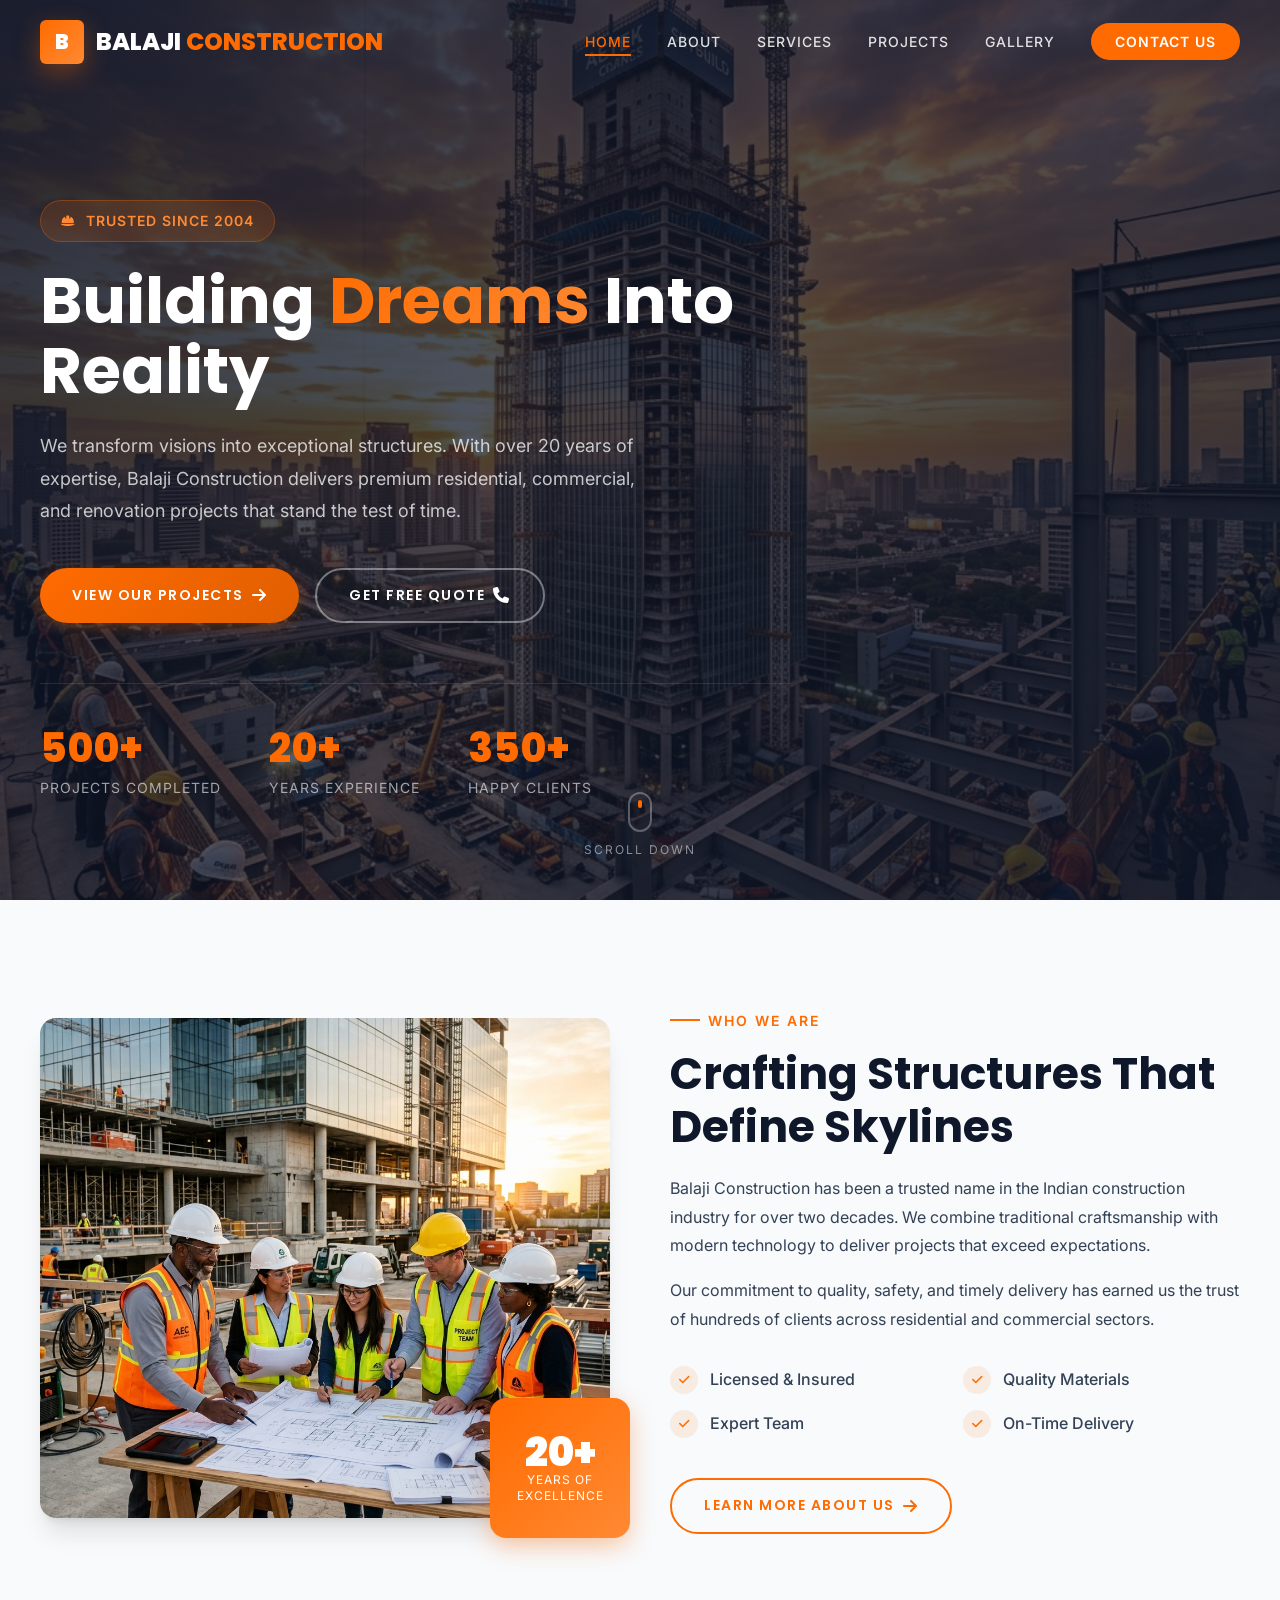
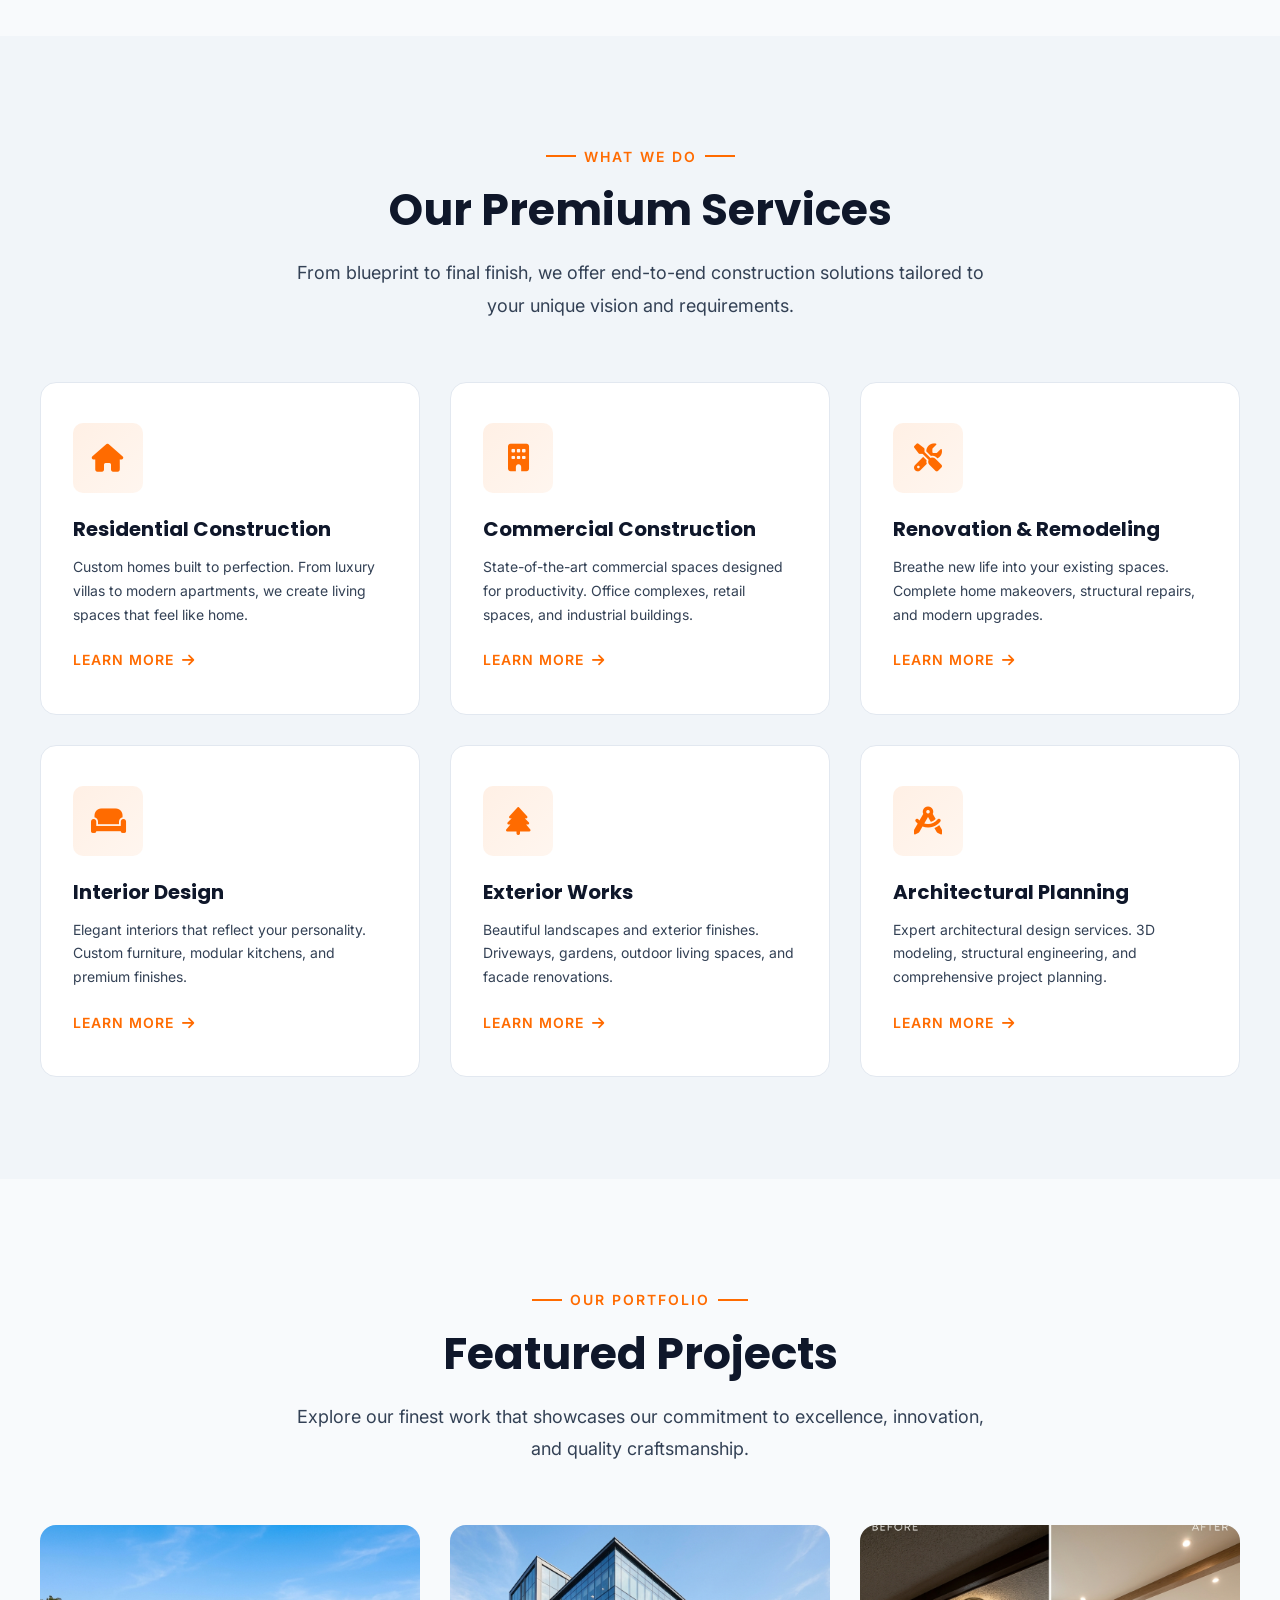
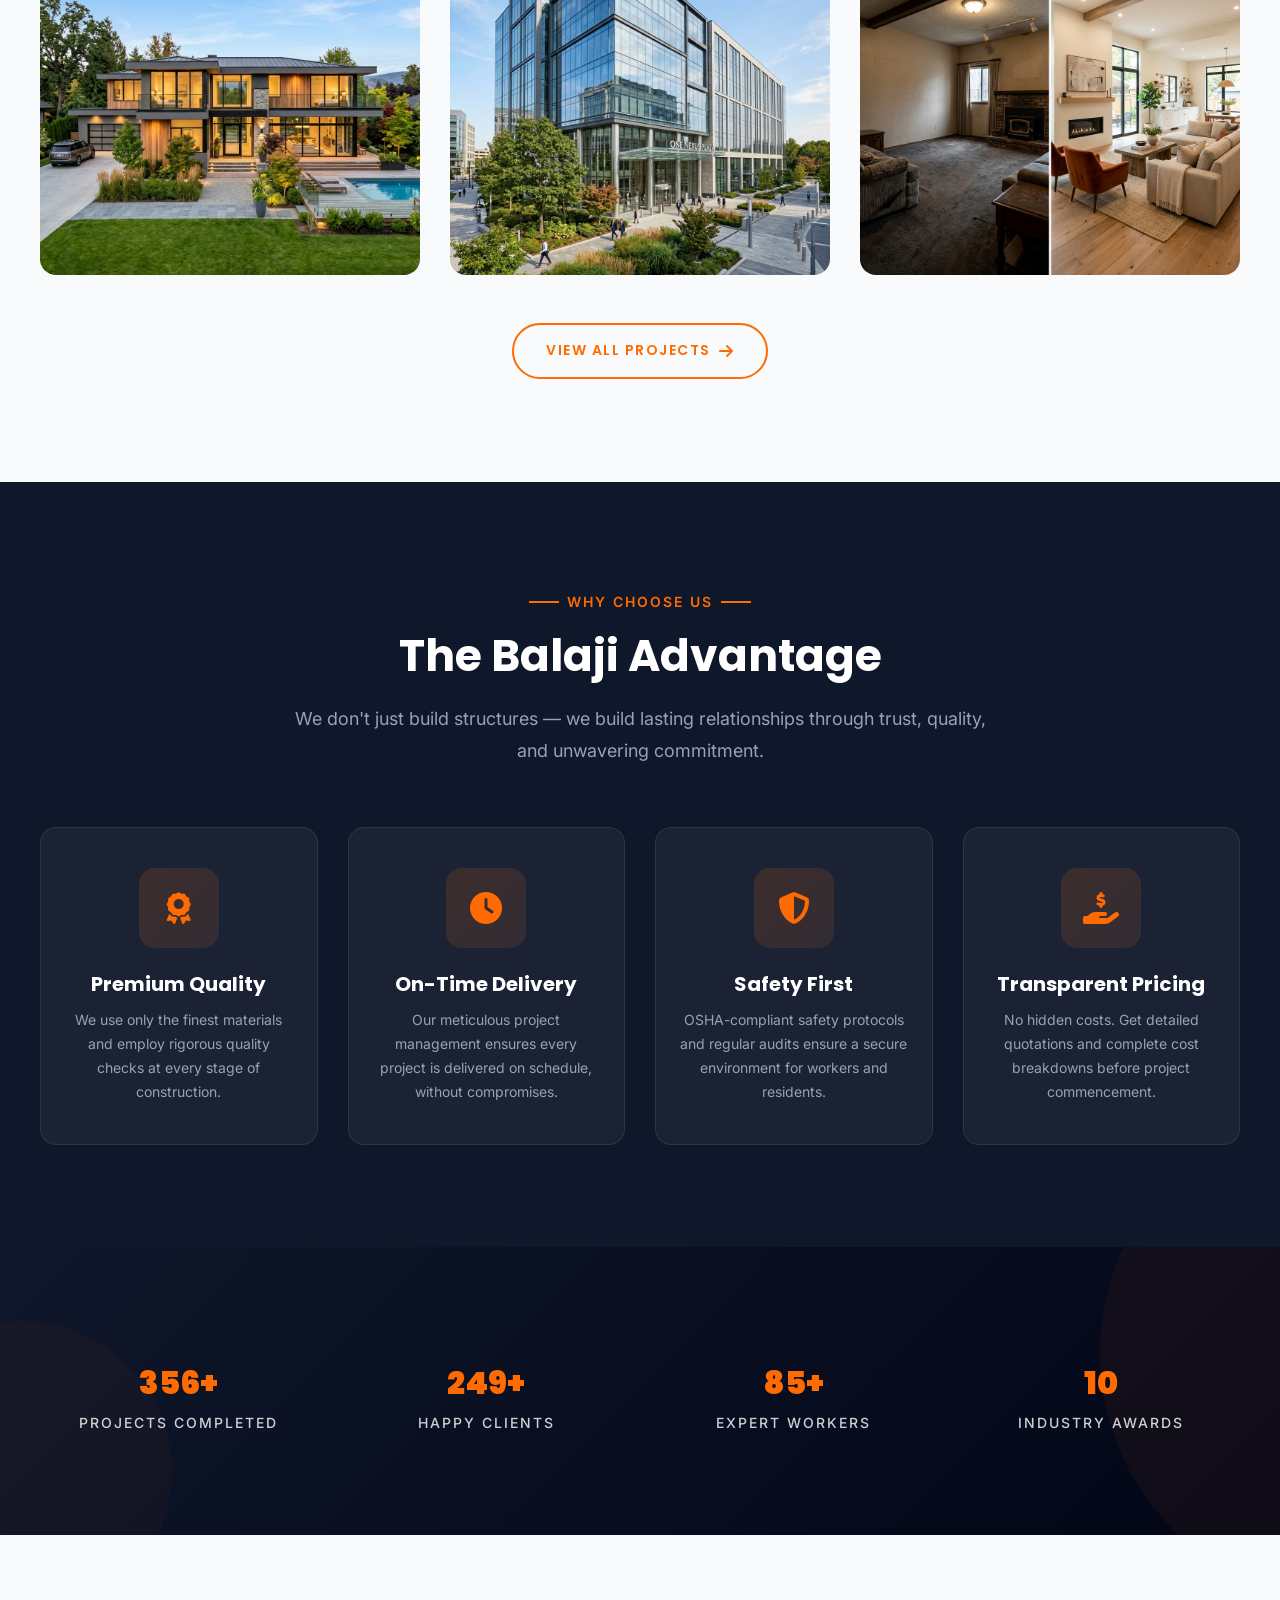
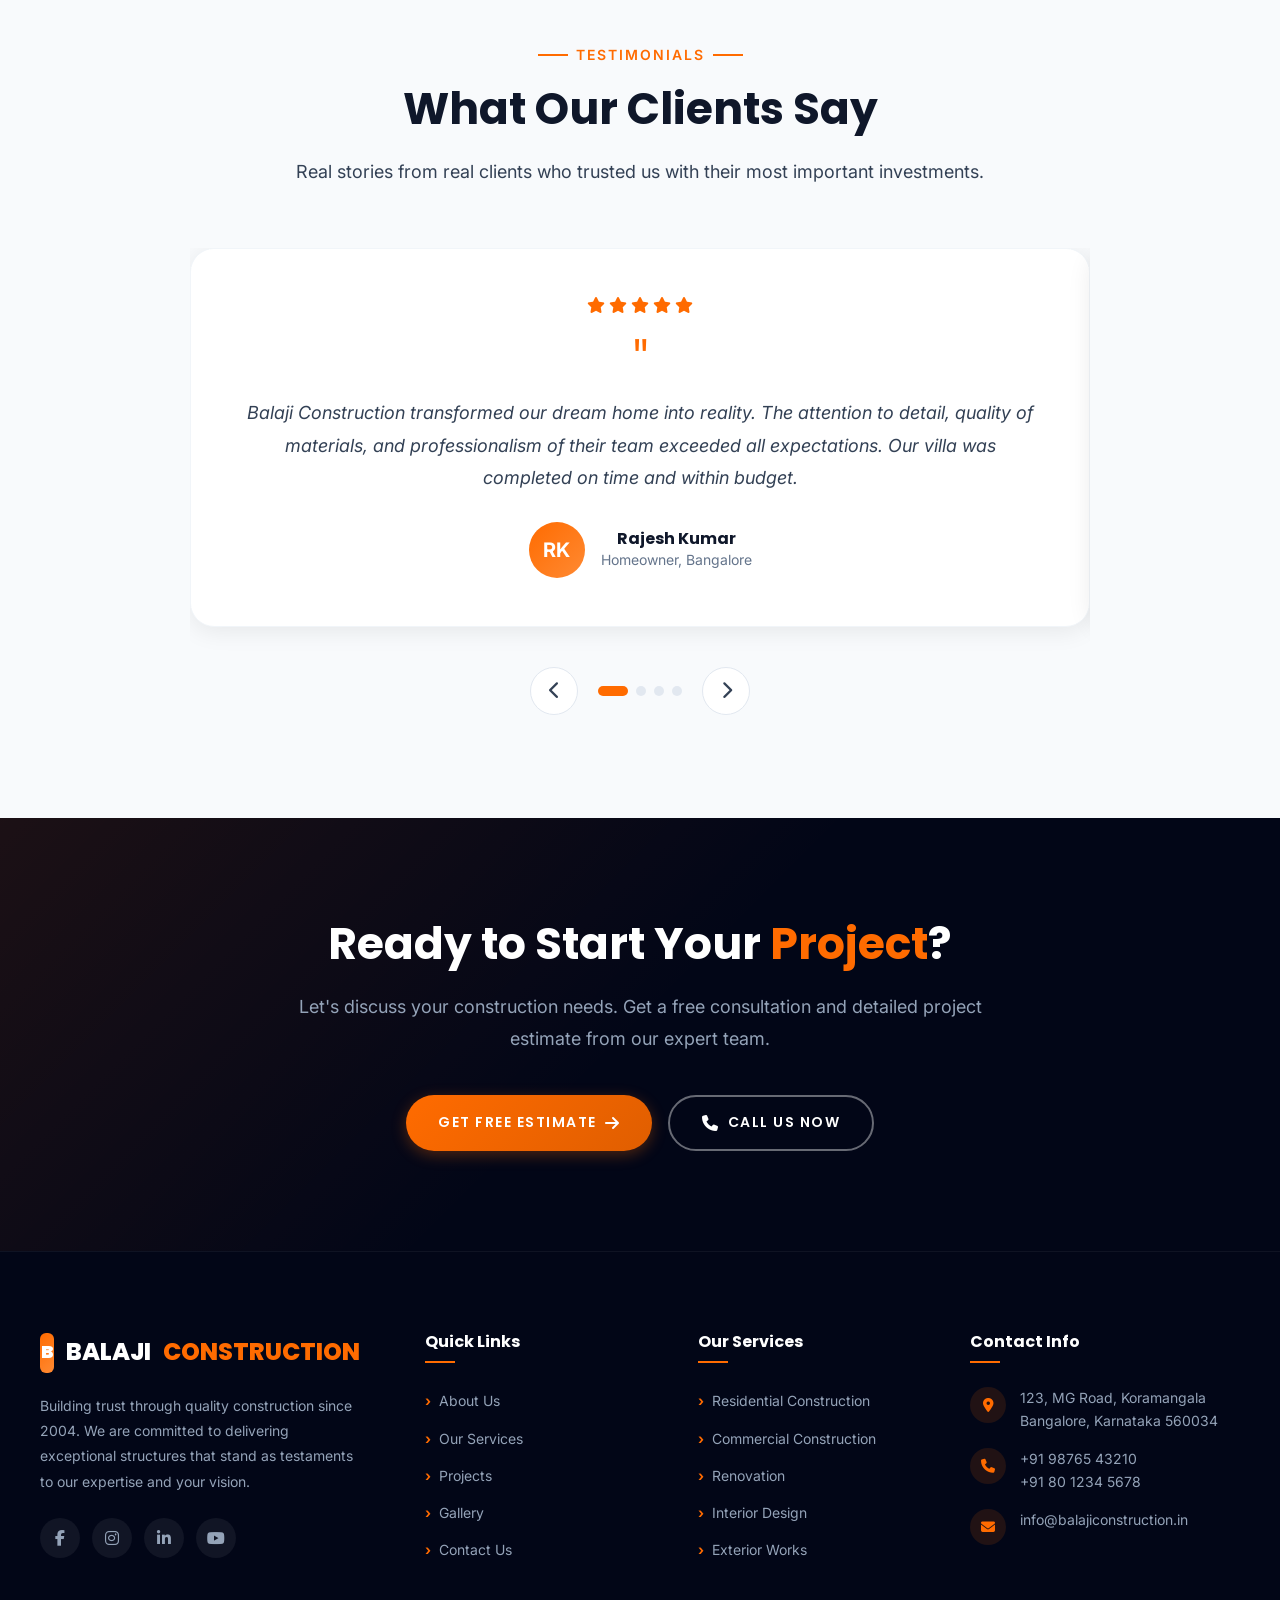
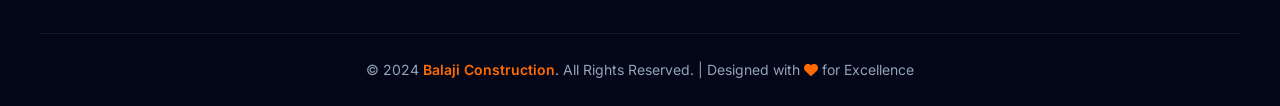
<file: index.html>
<!DOCTYPE html>
<html lang="en">
<head>
  <meta charset="UTF-8">
  <meta name="viewport" content="width=device-width, initial-scale=1.0">
  <meta name="description" content="Balaji Construction - Premier construction company delivering excellence in residential, commercial, renovation and interior design projects across India. 20+ years of trusted quality.">
  <meta name="keywords" content="construction company, residential construction, commercial construction, renovation, interior design, Balaji Construction">
  <meta name="author" content="Balaji Construction">
  <meta name="robots" content="index, follow">

  <!-- Open Graph -->
  <meta property="og:title" content="Balaji Construction - Building Dreams Into Reality">
  <meta property="og:description" content="Premier construction company delivering excellence in residential, commercial, renovation and interior design projects.">
  <meta property="og:type" content="website">

  <title>Balaji Construction | Building Dreams Into Reality</title>

  <!-- Google Fonts -->
  <link rel="preconnect" href="https://fonts.googleapis.com">
  <link rel="preconnect" href="https://fonts.gstatic.com" crossorigin>
  <link href="https://fonts.googleapis.com/css2?family=Inter:wght@300;400;500;600;700&family=Poppins:wght@400;500;600;700;800;900&display=swap" rel="stylesheet">

  <!-- Font Awesome Icons -->
  <link rel="stylesheet" href="https://cdnjs.cloudflare.com/ajax/libs/font-awesome/6.5.1/css/all.min.css">

  <!-- Stylesheets -->
  <link rel="stylesheet" href="css/style.css">
  <link rel="stylesheet" href="css/responsive.css">
</head>
<body>

  <!-- Loading Screen -->
  <div class="loader-wrapper" id="loader">
    <div class="loader">
      <div class="loader-logo">BALAJI <span>CONSTRUCTION</span></div>
      <div class="loader-bar"></div>
    </div>
  </div>

  <!-- Navigation -->
  <nav class="navbar" id="navbar" role="navigation" aria-label="Main navigation">
    <div class="container">
      <a href="index.html" class="nav-logo" aria-label="Balaji Construction Home">
        <div class="nav-logo-icon">B</div>
        <div class="logo-text">BALAJI <span>CONSTRUCTION</span></div>
      </a>

      <div class="nav-overlay" id="navOverlay"></div>

      <ul class="nav-menu" id="navMenu">
        <li><a href="index.html" class="nav-link active">Home</a></li>
        <li><a href="about.html" class="nav-link">About</a></li>
        <li><a href="services.html" class="nav-link">Services</a></li>
        <li><a href="projects.html" class="nav-link">Projects</a></li>
        <li><a href="gallery.html" class="nav-link">Gallery</a></li>
        <li><a href="contact.html" class="nav-link nav-cta">Contact Us</a></li>
      </ul>

      <div class="hamburger" id="hamburger" aria-label="Toggle menu" role="button" tabindex="0">
        <span></span>
        <span></span>
        <span></span>
      </div>
    </div>
  </nav>

  <!-- Hero Section -->
  <section class="hero" id="hero">
    <div class="hero-bg">
      <img src="images/hero-bg.png" alt="Modern construction site with cranes at golden hour" loading="eager">
    </div>
    <div class="hero-overlay"></div>

    <div class="container">
      <div class="hero-content" data-aos="fade-up">
        <div class="hero-badge">
          <i class="fas fa-hard-hat"></i>
          Trusted Since 2004
        </div>

        <h1>Building <span>Dreams</span> Into Reality</h1>

        <p class="hero-description">
          We transform visions into exceptional structures. With over 20 years of expertise, 
          Balaji Construction delivers premium residential, commercial, and renovation projects 
          that stand the test of time.
        </p>

        <div class="hero-buttons">
          <a href="projects.html" class="btn btn-primary">
            View Our Projects <i class="fas fa-arrow-right"></i>
          </a>
          <a href="contact.html" class="btn btn-secondary">
            Get Free Quote <i class="fas fa-phone"></i>
          </a>
        </div>

        <div class="hero-stats">
          <div class="hero-stat" data-aos="fade-up" data-aos-delay="200">
            <h3><span data-count="500" data-suffix="+">0</span></h3>
            <p>Projects Completed</p>
          </div>
          <div class="hero-stat" data-aos="fade-up" data-aos-delay="400">
            <h3><span data-count="20" data-suffix="+">0</span></h3>
            <p>Years Experience</p>
          </div>
          <div class="hero-stat" data-aos="fade-up" data-aos-delay="600">
            <h3><span data-count="350" data-suffix="+">0</span></h3>
            <p>Happy Clients</p>
          </div>
        </div>
      </div>
    </div>

    <div class="hero-scroll">
      <div class="hero-scroll-mouse"></div>
      <span>Scroll Down</span>
    </div>
  </section>

  <!-- About Preview Section -->
  <section class="section" id="about-preview">
    <div class="container">
      <div class="about-preview">
        <div class="about-preview-image" data-aos="fade-right">
          <img src="images/about-company.png" alt="Balaji Construction team reviewing blueprints at construction site">
          <div class="experience-badge">
            <h3>20+</h3>
            <p>Years of Excellence</p>
          </div>
        </div>

        <div class="about-preview-content" data-aos="fade-left">
          <div class="about-label">
            <span>Who We Are</span>
          </div>
          <h2>Crafting Structures That Define Skylines</h2>
          <p>
            Balaji Construction has been a trusted name in the Indian construction industry 
            for over two decades. We combine traditional craftsmanship with modern technology 
            to deliver projects that exceed expectations.
          </p>
          <p>
            Our commitment to quality, safety, and timely delivery has earned us the trust 
            of hundreds of clients across residential and commercial sectors.
          </p>

          <div class="about-features">
            <div class="about-feature">
              <i class="fas fa-check"></i>
              <span>Licensed & Insured</span>
            </div>
            <div class="about-feature">
              <i class="fas fa-check"></i>
              <span>Quality Materials</span>
            </div>
            <div class="about-feature">
              <i class="fas fa-check"></i>
              <span>Expert Team</span>
            </div>
            <div class="about-feature">
              <i class="fas fa-check"></i>
              <span>On-Time Delivery</span>
            </div>
          </div>

          <a href="about.html" class="btn btn-outline" style="margin-top: 8px;">
            Learn More About Us <i class="fas fa-arrow-right"></i>
          </a>
        </div>
      </div>
    </div>
  </section>

  <!-- Services Overview Section -->
  <section class="section section-gray" id="services">
    <div class="container">
      <div class="section-header" data-aos="fade-up">
        <div class="section-label">What We Do</div>
        <h2>Our Premium Services</h2>
        <p>From blueprint to final finish, we offer end-to-end construction solutions tailored to your unique vision and requirements.</p>
      </div>

      <div class="services-grid">
        <div class="service-card" data-aos="fade-up" data-aos-delay="100">
          <div class="service-icon">
            <i class="fas fa-home"></i>
          </div>
          <h3>Residential Construction</h3>
          <p>Custom homes built to perfection. From luxury villas to modern apartments, we create living spaces that feel like home.</p>
          <a href="services.html" class="service-link">
            Learn More <i class="fas fa-arrow-right"></i>
          </a>
        </div>

        <div class="service-card" data-aos="fade-up" data-aos-delay="200">
          <div class="service-icon">
            <i class="fas fa-building"></i>
          </div>
          <h3>Commercial Construction</h3>
          <p>State-of-the-art commercial spaces designed for productivity. Office complexes, retail spaces, and industrial buildings.</p>
          <a href="services.html" class="service-link">
            Learn More <i class="fas fa-arrow-right"></i>
          </a>
        </div>

        <div class="service-card" data-aos="fade-up" data-aos-delay="300">
          <div class="service-icon">
            <i class="fas fa-tools"></i>
          </div>
          <h3>Renovation & Remodeling</h3>
          <p>Breathe new life into your existing spaces. Complete home makeovers, structural repairs, and modern upgrades.</p>
          <a href="services.html" class="service-link">
            Learn More <i class="fas fa-arrow-right"></i>
          </a>
        </div>

        <div class="service-card" data-aos="fade-up" data-aos-delay="400">
          <div class="service-icon">
            <i class="fas fa-couch"></i>
          </div>
          <h3>Interior Design</h3>
          <p>Elegant interiors that reflect your personality. Custom furniture, modular kitchens, and premium finishes.</p>
          <a href="services.html" class="service-link">
            Learn More <i class="fas fa-arrow-right"></i>
          </a>
        </div>

        <div class="service-card" data-aos="fade-up" data-aos-delay="500">
          <div class="service-icon">
            <i class="fas fa-tree"></i>
          </div>
          <h3>Exterior Works</h3>
          <p>Beautiful landscapes and exterior finishes. Driveways, gardens, outdoor living spaces, and facade renovations.</p>
          <a href="services.html" class="service-link">
            Learn More <i class="fas fa-arrow-right"></i>
          </a>
        </div>

        <div class="service-card" data-aos="fade-up" data-aos-delay="600">
          <div class="service-icon">
            <i class="fas fa-drafting-compass"></i>
          </div>
          <h3>Architectural Planning</h3>
          <p>Expert architectural design services. 3D modeling, structural engineering, and comprehensive project planning.</p>
          <a href="services.html" class="service-link">
            Learn More <i class="fas fa-arrow-right"></i>
          </a>
        </div>
      </div>
    </div>
  </section>

  <!-- Featured Projects Section -->
  <section class="section" id="projects">
    <div class="container">
      <div class="section-header" data-aos="fade-up">
        <div class="section-label">Our Portfolio</div>
        <h2>Featured Projects</h2>
        <p>Explore our finest work that showcases our commitment to excellence, innovation, and quality craftsmanship.</p>
      </div>

      <div class="projects-grid">
        <div class="project-card" data-aos="fade-up" data-aos-delay="100" data-category="residential">
          <img src="images/project-residential.png" alt="Luxury residential villa project by Balaji Construction">
          <div class="project-overlay">
            <span class="project-category">Residential</span>
            <h3>Sunrise Villa Complex</h3>
            <p>Luxury 4BHK villas in Whitefield, Bangalore</p>
          </div>
        </div>

        <div class="project-card" data-aos="fade-up" data-aos-delay="200" data-category="commercial">
          <img src="images/project-commercial.png" alt="Modern commercial office building">
          <div class="project-overlay">
            <span class="project-category">Commercial</span>
            <h3>Balaji Tech Park</h3>
            <p>50,000 sq.ft IT office complex in Hyderabad</p>
          </div>
        </div>

        <div class="project-card" data-aos="fade-up" data-aos-delay="300" data-category="renovation">
          <img src="images/project-renovation.png" alt="Beautiful renovated modern interior">
          <div class="project-overlay">
            <span class="project-category">Renovation</span>
            <h3>Heritage House Revival</h3>
            <p>Complete renovation of a 40-year-old residence</p>
          </div>
        </div>
      </div>

      <div class="text-center" style="margin-top: 48px;" data-aos="fade-up">
        <a href="projects.html" class="btn btn-outline">
          View All Projects <i class="fas fa-arrow-right"></i>
        </a>
      </div>
    </div>
  </section>

  <!-- Why Choose Us Section -->
  <section class="section section-dark" id="why-us">
    <div class="container">
      <div class="section-header" data-aos="fade-up">
        <div class="section-label">Why Choose Us</div>
        <h2>The Balaji Advantage</h2>
        <p>We don't just build structures — we build lasting relationships through trust, quality, and unwavering commitment.</p>
      </div>

      <div class="why-us-grid">
        <div class="why-us-card" data-aos="fade-up" data-aos-delay="100">
          <div class="why-us-icon">
            <i class="fas fa-award"></i>
          </div>
          <h4>Premium Quality</h4>
          <p>We use only the finest materials and employ rigorous quality checks at every stage of construction.</p>
        </div>

        <div class="why-us-card" data-aos="fade-up" data-aos-delay="200">
          <div class="why-us-icon">
            <i class="fas fa-clock"></i>
          </div>
          <h4>On-Time Delivery</h4>
          <p>Our meticulous project management ensures every project is delivered on schedule, without compromises.</p>
        </div>

        <div class="why-us-card" data-aos="fade-up" data-aos-delay="300">
          <div class="why-us-icon">
            <i class="fas fa-shield-alt"></i>
          </div>
          <h4>Safety First</h4>
          <p>OSHA-compliant safety protocols and regular audits ensure a secure environment for workers and residents.</p>
        </div>

        <div class="why-us-card" data-aos="fade-up" data-aos-delay="400">
          <div class="why-us-icon">
            <i class="fas fa-hand-holding-usd"></i>
          </div>
          <h4>Transparent Pricing</h4>
          <p>No hidden costs. Get detailed quotations and complete cost breakdowns before project commencement.</p>
        </div>
      </div>
    </div>
  </section>

  <!-- Statistics Counter Section -->
  <section class="stats-section" id="stats">
    <div class="container">
      <div class="stats-grid">
        <div class="stat-item" data-aos="zoom-in" data-aos-delay="100">
          <div class="stat-number"><span data-count="500" data-suffix="+">0</span></div>
          <div class="stat-label">Projects Completed</div>
        </div>
        <div class="stat-item" data-aos="zoom-in" data-aos-delay="200">
          <div class="stat-number"><span data-count="350" data-suffix="+">0</span></div>
          <div class="stat-label">Happy Clients</div>
        </div>
        <div class="stat-item" data-aos="zoom-in" data-aos-delay="300">
          <div class="stat-number"><span data-count="120" data-suffix="+">0</span></div>
          <div class="stat-label">Expert Workers</div>
        </div>
        <div class="stat-item" data-aos="zoom-in" data-aos-delay="400">
          <div class="stat-number"><span data-count="15" data-suffix="">0</span></div>
          <div class="stat-label">Industry Awards</div>
        </div>
      </div>
    </div>
  </section>

  <!-- Testimonials Section -->
  <section class="section" id="testimonials">
    <div class="container">
      <div class="section-header" data-aos="fade-up">
        <div class="section-label">Testimonials</div>
        <h2>What Our Clients Say</h2>
        <p>Real stories from real clients who trusted us with their most important investments.</p>
      </div>

      <div class="testimonials-slider" data-aos="fade-up">
        <div class="testimonials-track">
          <div class="testimonial-card">
            <div class="testimonial-stars">
              <i class="fas fa-star"></i>
              <i class="fas fa-star"></i>
              <i class="fas fa-star"></i>
              <i class="fas fa-star"></i>
              <i class="fas fa-star"></i>
            </div>
            <div class="testimonial-quote">"</div>
            <p class="testimonial-text">
              Balaji Construction transformed our dream home into reality. The attention to detail, 
              quality of materials, and professionalism of their team exceeded all expectations. 
              Our villa was completed on time and within budget.
            </p>
            <div class="testimonial-author">
              <div class="testimonial-avatar">RK</div>
              <div class="testimonial-info">
                <h4>Rajesh Kumar</h4>
                <p>Homeowner, Bangalore</p>
              </div>
            </div>
          </div>

          <div class="testimonial-card">
            <div class="testimonial-stars">
              <i class="fas fa-star"></i>
              <i class="fas fa-star"></i>
              <i class="fas fa-star"></i>
              <i class="fas fa-star"></i>
              <i class="fas fa-star"></i>
            </div>
            <div class="testimonial-quote">"</div>
            <p class="testimonial-text">
              We commissioned Balaji Construction for our 50,000 sq.ft office complex. Their 
              engineering expertise and project management were outstanding. The building was 
              delivered 2 weeks ahead of schedule!
            </p>
            <div class="testimonial-author">
              <div class="testimonial-avatar">PM</div>
              <div class="testimonial-info">
                <h4>Priya Mehta</h4>
                <p>CEO, TechVentures Pvt Ltd</p>
              </div>
            </div>
          </div>

          <div class="testimonial-card">
            <div class="testimonial-stars">
              <i class="fas fa-star"></i>
              <i class="fas fa-star"></i>
              <i class="fas fa-star"></i>
              <i class="fas fa-star"></i>
              <i class="fas fa-star-half-alt"></i>
            </div>
            <div class="testimonial-quote">"</div>
            <p class="testimonial-text">
              The renovation of our heritage property was handled with utmost care and skill. 
              Balaji Construction preserved the original character while modernizing every 
              system. Truly remarkable work!
            </p>
            <div class="testimonial-author">
              <div class="testimonial-avatar">AS</div>
              <div class="testimonial-info">
                <h4>Anand Sharma</h4>
                <p>Property Owner, Hyderabad</p>
              </div>
            </div>
          </div>

          <div class="testimonial-card">
            <div class="testimonial-stars">
              <i class="fas fa-star"></i>
              <i class="fas fa-star"></i>
              <i class="fas fa-star"></i>
              <i class="fas fa-star"></i>
              <i class="fas fa-star"></i>
            </div>
            <div class="testimonial-quote">"</div>
            <p class="testimonial-text">
              From the initial consultation to the final handover, Balaji Construction 
              demonstrated unparalleled professionalism. Our apartment interior was designed 
              beautifully, exactly as we envisioned.
            </p>
            <div class="testimonial-author">
              <div class="testimonial-avatar">SN</div>
              <div class="testimonial-info">
                <h4>Sunita Nair</h4>
                <p>Homeowner, Chennai</p>
              </div>
            </div>
          </div>
        </div>

        <div class="slider-controls">
          <button class="slider-btn slider-prev" aria-label="Previous testimonial">
            <i class="fas fa-chevron-left"></i>
          </button>
          <div class="slider-dots">
            <div class="slider-dot active" data-slide="0"></div>
            <div class="slider-dot" data-slide="1"></div>
            <div class="slider-dot" data-slide="2"></div>
            <div class="slider-dot" data-slide="3"></div>
          </div>
          <button class="slider-btn slider-next" aria-label="Next testimonial">
            <i class="fas fa-chevron-right"></i>
          </button>
        </div>
      </div>
    </div>
  </section>

  <!-- Contact CTA Section -->
  <section class="cta-section" id="cta">
    <div class="container">
      <div class="cta-content" data-aos="fade-up">
        <h2>Ready to Start Your <span class="text-primary">Project</span>?</h2>
        <p>
          Let's discuss your construction needs. Get a free consultation and detailed 
          project estimate from our expert team.
        </p>
        <div class="cta-buttons">
          <a href="contact.html" class="btn btn-primary">
            Get Free Estimate <i class="fas fa-arrow-right"></i>
          </a>
          <a href="tel:+919876543210" class="btn btn-secondary">
            <i class="fas fa-phone"></i> Call Us Now
          </a>
        </div>
      </div>
    </div>
  </section>

  <!-- Footer -->
  <footer class="footer" id="footer" role="contentinfo">
    <div class="container">
      <div class="footer-grid">
        <div class="footer-about">
          <div class="footer-logo">
            <div class="footer-logo-icon">B</div>
            BALAJI <span>CONSTRUCTION</span>
          </div>
          <p>
            Building trust through quality construction since 2004. We are committed to 
            delivering exceptional structures that stand as testaments to our expertise 
            and your vision.
          </p>
          <div class="footer-socials">
            <a href="#" class="footer-social-link" aria-label="Facebook"><i class="fab fa-facebook-f"></i></a>
            <a href="#" class="footer-social-link" aria-label="Instagram"><i class="fab fa-instagram"></i></a>
            <a href="#" class="footer-social-link" aria-label="LinkedIn"><i class="fab fa-linkedin-in"></i></a>
            <a href="#" class="footer-social-link" aria-label="YouTube"><i class="fab fa-youtube"></i></a>
          </div>
        </div>

        <div class="footer-column">
          <h4>Quick Links</h4>
          <ul class="footer-links">
            <li><a href="about.html">About Us</a></li>
            <li><a href="services.html">Our Services</a></li>
            <li><a href="projects.html">Projects</a></li>
            <li><a href="gallery.html">Gallery</a></li>
            <li><a href="contact.html">Contact Us</a></li>
          </ul>
        </div>

        <div class="footer-column">
          <h4>Our Services</h4>
          <ul class="footer-links">
            <li><a href="services.html">Residential Construction</a></li>
            <li><a href="services.html">Commercial Construction</a></li>
            <li><a href="services.html">Renovation</a></li>
            <li><a href="services.html">Interior Design</a></li>
            <li><a href="services.html">Exterior Works</a></li>
          </ul>
        </div>

        <div class="footer-column">
          <h4>Contact Info</h4>
          <div class="footer-contact-item">
            <div class="footer-contact-icon"><i class="fas fa-map-marker-alt"></i></div>
            <p>123, MG Road, Koramangala<br>Bangalore, Karnataka 560034</p>
          </div>
          <div class="footer-contact-item">
            <div class="footer-contact-icon"><i class="fas fa-phone"></i></div>
            <p><a href="tel:+919876543210">+91 98765 43210</a><br><a href="tel:+918012345678">+91 80 1234 5678</a></p>
          </div>
          <div class="footer-contact-item">
            <div class="footer-contact-icon"><i class="fas fa-envelope"></i></div>
            <p><a href="mailto:info@balajiconstruction.in">info@balajiconstruction.in</a></p>
          </div>
        </div>
      </div>

      <div class="footer-bottom">
        <p>&copy; 2024 <a href="index.html">Balaji Construction</a>. All Rights Reserved. | Designed with <i class="fas fa-heart" style="color: var(--primary);"></i> for Excellence</p>
      </div>
    </div>
  </footer>

  <!-- Scroll to Top Button -->
  <button class="scroll-top" id="scrollTop" aria-label="Scroll to top">
    <i class="fas fa-chevron-up"></i>
  </button>

  <!-- Scripts -->
  <script src="js/main.js"></script>
</body>
</html>
</file>
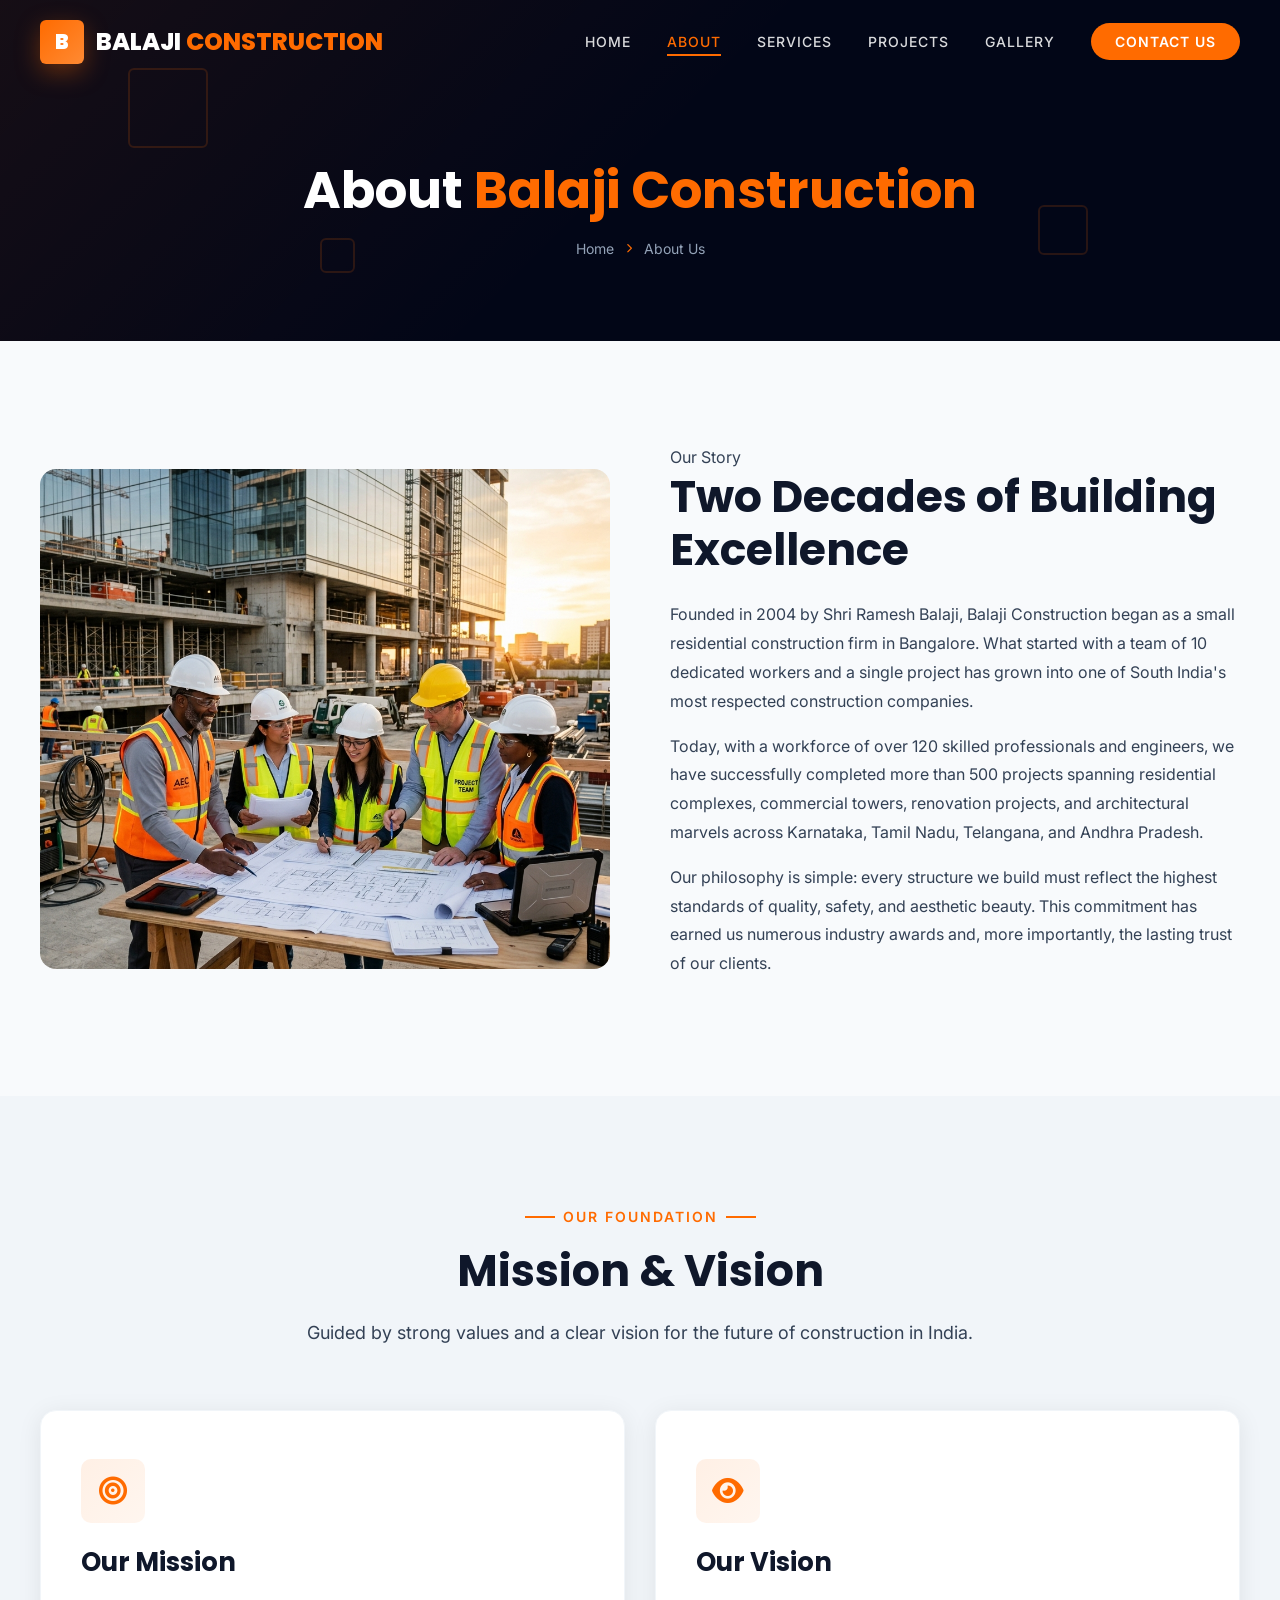
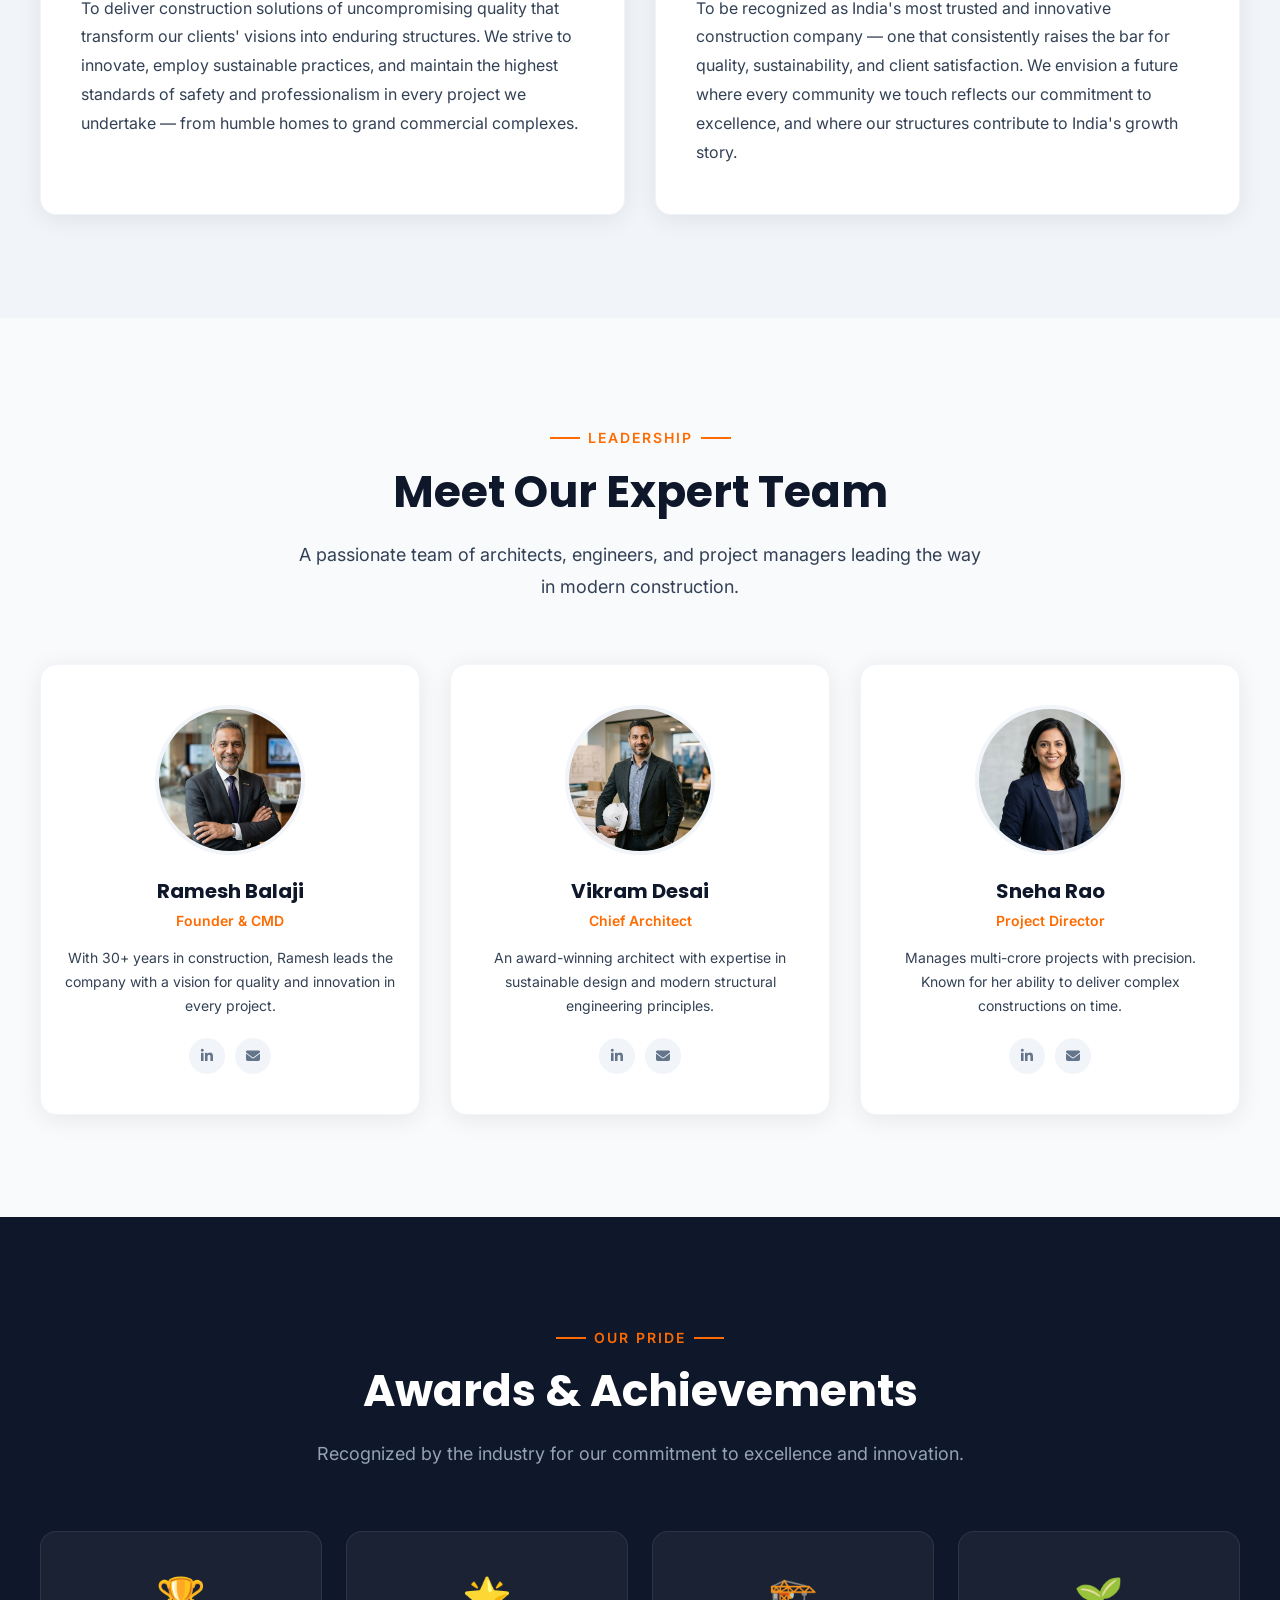
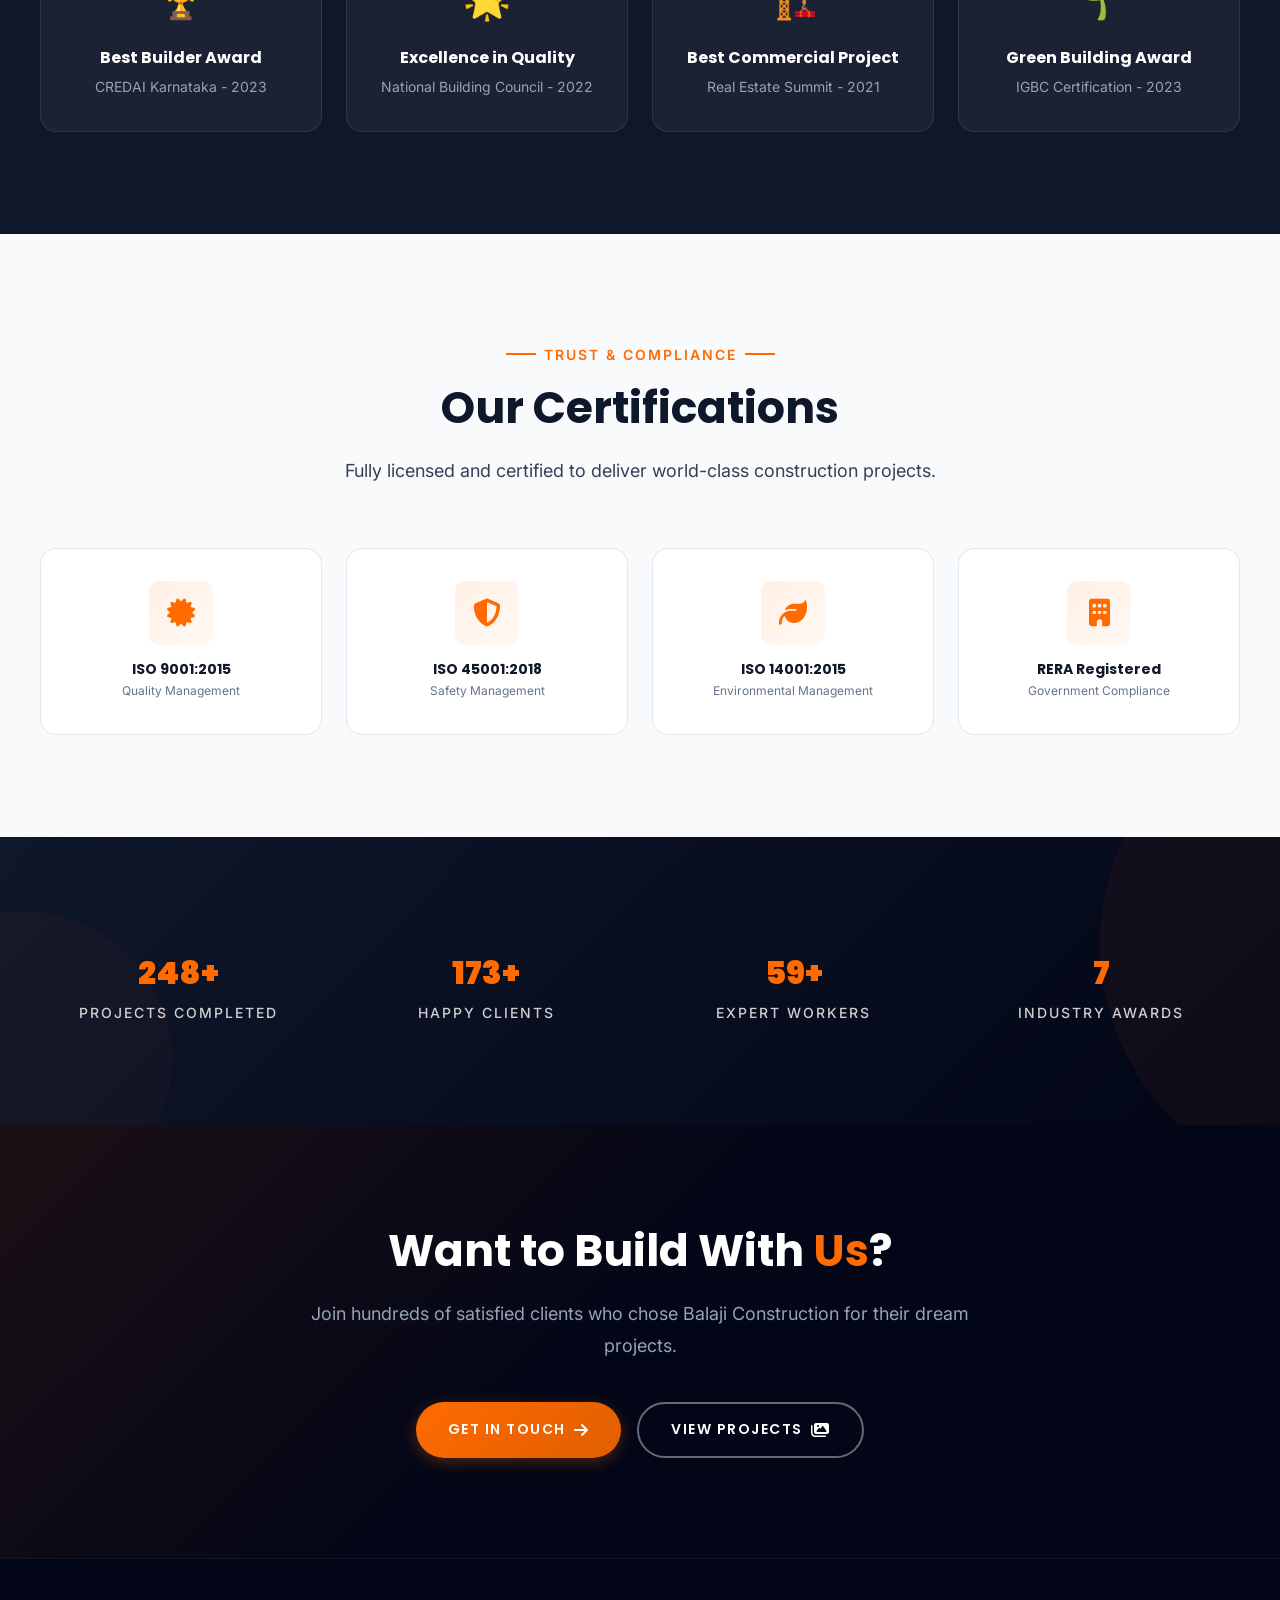
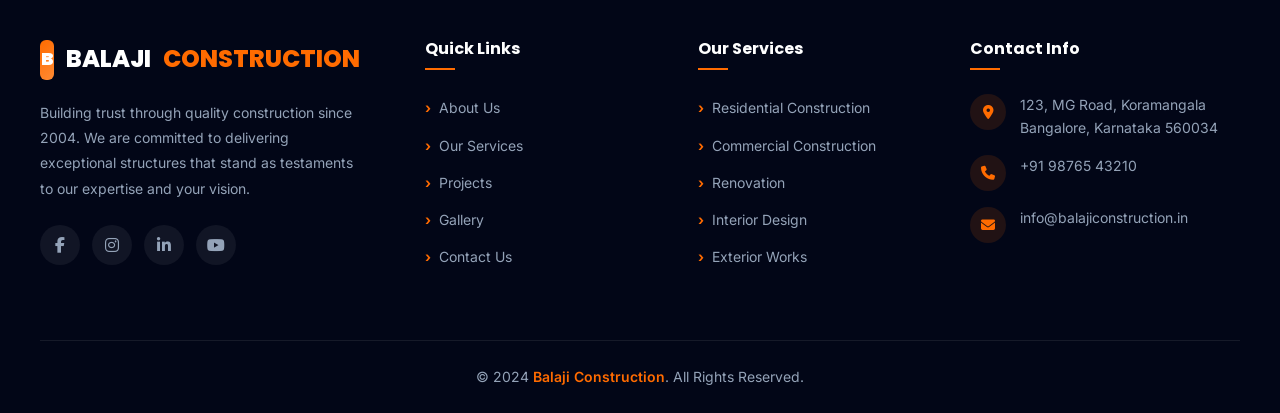
<file: about.html>
<!DOCTYPE html>
<html lang="en">
<head>
  <meta charset="UTF-8">
  <meta name="viewport" content="width=device-width, initial-scale=1.0">
  <meta name="description" content="Learn about Balaji Construction - our story, mission, expert team, and 20+ years of construction excellence across India.">
  <meta name="keywords" content="about Balaji Construction, construction company story, our team, mission vision">
  <title>About Us | Balaji Construction - Our Story & Team</title>

  <link rel="preconnect" href="https://fonts.googleapis.com">
  <link rel="preconnect" href="https://fonts.gstatic.com" crossorigin>
  <link href="https://fonts.googleapis.com/css2?family=Inter:wght@300;400;500;600;700&family=Poppins:wght@400;500;600;700;800;900&display=swap" rel="stylesheet">
  <link rel="stylesheet" href="https://cdnjs.cloudflare.com/ajax/libs/font-awesome/6.5.1/css/all.min.css">
  <link rel="stylesheet" href="css/style.css">
  <link rel="stylesheet" href="css/responsive.css">
</head>
<body>

  <!-- Loading Screen -->
  <div class="loader-wrapper" id="loader">
    <div class="loader">
      <div class="loader-logo">BALAJI <span>CONSTRUCTION</span></div>
      <div class="loader-bar"></div>
    </div>
  </div>

  <!-- Navigation -->
  <nav class="navbar scrolled" id="navbar" role="navigation" aria-label="Main navigation">
    <div class="container">
      <a href="index.html" class="nav-logo" aria-label="Balaji Construction Home">
        <div class="nav-logo-icon">B</div>
        <div class="logo-text">BALAJI <span>CONSTRUCTION</span></div>
      </a>
      <div class="nav-overlay" id="navOverlay"></div>
      <ul class="nav-menu" id="navMenu">
        <li><a href="index.html" class="nav-link">Home</a></li>
        <li><a href="about.html" class="nav-link active">About</a></li>
        <li><a href="services.html" class="nav-link">Services</a></li>
        <li><a href="projects.html" class="nav-link">Projects</a></li>
        <li><a href="gallery.html" class="nav-link">Gallery</a></li>
        <li><a href="contact.html" class="nav-link nav-cta">Contact Us</a></li>
      </ul>
      <div class="hamburger" id="hamburger" aria-label="Toggle menu" role="button" tabindex="0">
        <span></span><span></span><span></span>
      </div>
    </div>
  </nav>

  <!-- Page Header -->
  <section class="page-header">
    <div class="shape shape-1"></div>
    <div class="shape shape-2"></div>
    <div class="shape shape-3"></div>
    <div class="container">
      <div class="page-header-content" data-aos="fade-up">
        <h1>About <span>Balaji Construction</span></h1>
        <div class="breadcrumb">
          <a href="index.html">Home</a>
          <span class="separator"><i class="fas fa-chevron-right"></i></span>
          <span>About Us</span>
        </div>
      </div>
    </div>
  </section>

  <!-- Company Story Section -->
  <section class="section">
    <div class="container">
      <div class="about-story">
        <div class="about-story-image" data-aos="fade-right">
          <img src="images/about-company.png" alt="Balaji Construction team at project site">
        </div>
        <div class="about-story-content" data-aos="fade-left">
          <div class="section-label" style="justify-content: flex-start;">Our Story</div>
          <h2>Two Decades of Building Excellence</h2>
          <p>
            Founded in 2004 by Shri Ramesh Balaji, Balaji Construction began as a small residential 
            construction firm in Bangalore. What started with a team of 10 dedicated workers and a 
            single project has grown into one of South India's most respected construction companies.
          </p>
          <p>
            Today, with a workforce of over 120 skilled professionals and engineers, we have 
            successfully completed more than 500 projects spanning residential complexes, commercial 
            towers, renovation projects, and architectural marvels across Karnataka, Tamil Nadu, 
            Telangana, and Andhra Pradesh.
          </p>
          <p>
            Our philosophy is simple: every structure we build must reflect the highest standards of 
            quality, safety, and aesthetic beauty. This commitment has earned us numerous industry 
            awards and, more importantly, the lasting trust of our clients.
          </p>
        </div>
      </div>
    </div>
  </section>

  <!-- Mission & Vision Section -->
  <section class="section section-gray">
    <div class="container">
      <div class="section-header" data-aos="fade-up">
        <div class="section-label">Our Foundation</div>
        <h2>Mission & Vision</h2>
        <p>Guided by strong values and a clear vision for the future of construction in India.</p>
      </div>

      <div class="mv-grid">
        <div class="mv-card" data-aos="fade-up" data-aos-delay="100">
          <div class="mv-icon">
            <i class="fas fa-bullseye"></i>
          </div>
          <h3>Our Mission</h3>
          <p>
            To deliver construction solutions of uncompromising quality that transform our clients' 
            visions into enduring structures. We strive to innovate, employ sustainable practices, 
            and maintain the highest standards of safety and professionalism in every project we 
            undertake — from humble homes to grand commercial complexes.
          </p>
        </div>

        <div class="mv-card" data-aos="fade-up" data-aos-delay="200">
          <div class="mv-icon">
            <i class="fas fa-eye"></i>
          </div>
          <h3>Our Vision</h3>
          <p>
            To be recognized as India's most trusted and innovative construction company — one that 
            consistently raises the bar for quality, sustainability, and client satisfaction. We 
            envision a future where every community we touch reflects our commitment to excellence, 
            and where our structures contribute to India's growth story.
          </p>
        </div>
      </div>
    </div>
  </section>

  <!-- Team Section -->
  <section class="section">
    <div class="container">
      <div class="section-header" data-aos="fade-up">
        <div class="section-label">Leadership</div>
        <h2>Meet Our Expert Team</h2>
        <p>A passionate team of architects, engineers, and project managers leading the way in modern construction.</p>
      </div>

      <div class="team-grid">
        <div class="team-card" data-aos="fade-up" data-aos-delay="100">
          <div class="team-avatar">
            <img src="images/team-1.png" alt="Ramesh Balaji - Founder & CMD">
          </div>
          <h3>Ramesh Balaji</h3>
          <p class="team-role">Founder & CMD</p>
          <p>With 30+ years in construction, Ramesh leads the company with a vision for quality and innovation in every project.</p>
          <div class="team-socials">
            <a href="#" aria-label="LinkedIn"><i class="fab fa-linkedin-in"></i></a>
            <a href="#" aria-label="Email"><i class="fas fa-envelope"></i></a>
          </div>
        </div>

        <div class="team-card" data-aos="fade-up" data-aos-delay="200">
          <div class="team-avatar">
            <img src="images/team-2.png" alt="Vikram Desai - Chief Architect">
          </div>
          <h3>Vikram Desai</h3>
          <p class="team-role">Chief Architect</p>
          <p>An award-winning architect with expertise in sustainable design and modern structural engineering principles.</p>
          <div class="team-socials">
            <a href="#" aria-label="LinkedIn"><i class="fab fa-linkedin-in"></i></a>
            <a href="#" aria-label="Email"><i class="fas fa-envelope"></i></a>
          </div>
        </div>

        <div class="team-card" data-aos="fade-up" data-aos-delay="300">
          <div class="team-avatar">
            <img src="images/team-3.png" alt="Sneha Rao - Project Director">
          </div>
          <h3>Sneha Rao</h3>
          <p class="team-role">Project Director</p>
          <p>Manages multi-crore projects with precision. Known for her ability to deliver complex constructions on time.</p>
          <div class="team-socials">
            <a href="#" aria-label="LinkedIn"><i class="fab fa-linkedin-in"></i></a>
            <a href="#" aria-label="Email"><i class="fas fa-envelope"></i></a>
          </div>
        </div>
      </div>
    </div>
  </section>

  <!-- Achievements Section -->
  <section class="section section-dark">
    <div class="container">
      <div class="section-header" data-aos="fade-up">
        <div class="section-label">Our Pride</div>
        <h2>Awards & Achievements</h2>
        <p>Recognized by the industry for our commitment to excellence and innovation.</p>
      </div>

      <div class="achievements-grid">
        <div class="achievement-card" data-aos="fade-up" data-aos-delay="100">
          <div class="achievement-icon">🏆</div>
          <h4>Best Builder Award</h4>
          <p>CREDAI Karnataka - 2023</p>
        </div>
        <div class="achievement-card" data-aos="fade-up" data-aos-delay="200">
          <div class="achievement-icon">🌟</div>
          <h4>Excellence in Quality</h4>
          <p>National Building Council - 2022</p>
        </div>
        <div class="achievement-card" data-aos="fade-up" data-aos-delay="300">
          <div class="achievement-icon">🏗️</div>
          <h4>Best Commercial Project</h4>
          <p>Real Estate Summit - 2021</p>
        </div>
        <div class="achievement-card" data-aos="fade-up" data-aos-delay="400">
          <div class="achievement-icon">🌱</div>
          <h4>Green Building Award</h4>
          <p>IGBC Certification - 2023</p>
        </div>
      </div>
    </div>
  </section>

  <!-- Certifications Section -->
  <section class="section">
    <div class="container">
      <div class="section-header" data-aos="fade-up">
        <div class="section-label">Trust & Compliance</div>
        <h2>Our Certifications</h2>
        <p>Fully licensed and certified to deliver world-class construction projects.</p>
      </div>

      <div class="certifications-grid">
        <div class="cert-card" data-aos="fade-up" data-aos-delay="100">
          <div class="cert-icon"><i class="fas fa-certificate"></i></div>
          <h4>ISO 9001:2015</h4>
          <p>Quality Management</p>
        </div>
        <div class="cert-card" data-aos="fade-up" data-aos-delay="200">
          <div class="cert-icon"><i class="fas fa-shield-alt"></i></div>
          <h4>ISO 45001:2018</h4>
          <p>Safety Management</p>
        </div>
        <div class="cert-card" data-aos="fade-up" data-aos-delay="300">
          <div class="cert-icon"><i class="fas fa-leaf"></i></div>
          <h4>ISO 14001:2015</h4>
          <p>Environmental Management</p>
        </div>
        <div class="cert-card" data-aos="fade-up" data-aos-delay="400">
          <div class="cert-icon"><i class="fas fa-building"></i></div>
          <h4>RERA Registered</h4>
          <p>Government Compliance</p>
        </div>
      </div>
    </div>
  </section>

  <!-- Statistics Counter -->
  <section class="stats-section">
    <div class="container">
      <div class="stats-grid">
        <div class="stat-item" data-aos="zoom-in" data-aos-delay="100">
          <div class="stat-number"><span data-count="500" data-suffix="+">0</span></div>
          <div class="stat-label">Projects Completed</div>
        </div>
        <div class="stat-item" data-aos="zoom-in" data-aos-delay="200">
          <div class="stat-number"><span data-count="350" data-suffix="+">0</span></div>
          <div class="stat-label">Happy Clients</div>
        </div>
        <div class="stat-item" data-aos="zoom-in" data-aos-delay="300">
          <div class="stat-number"><span data-count="120" data-suffix="+">0</span></div>
          <div class="stat-label">Expert Workers</div>
        </div>
        <div class="stat-item" data-aos="zoom-in" data-aos-delay="400">
          <div class="stat-number"><span data-count="15">0</span></div>
          <div class="stat-label">Industry Awards</div>
        </div>
      </div>
    </div>
  </section>

  <!-- CTA Section -->
  <section class="cta-section">
    <div class="container">
      <div class="cta-content" data-aos="fade-up">
        <h2>Want to Build With <span class="text-primary">Us</span>?</h2>
        <p>Join hundreds of satisfied clients who chose Balaji Construction for their dream projects.</p>
        <div class="cta-buttons">
          <a href="contact.html" class="btn btn-primary">Get In Touch <i class="fas fa-arrow-right"></i></a>
          <a href="projects.html" class="btn btn-secondary">View Projects <i class="fas fa-images"></i></a>
        </div>
      </div>
    </div>
  </section>

  <!-- Footer -->
  <footer class="footer" role="contentinfo">
    <div class="container">
      <div class="footer-grid">
        <div class="footer-about">
          <div class="footer-logo">
            <div class="footer-logo-icon">B</div>
            BALAJI <span>CONSTRUCTION</span>
          </div>
          <p>Building trust through quality construction since 2004. We are committed to delivering exceptional structures that stand as testaments to our expertise and your vision.</p>
          <div class="footer-socials">
            <a href="#" class="footer-social-link" aria-label="Facebook"><i class="fab fa-facebook-f"></i></a>
            <a href="#" class="footer-social-link" aria-label="Instagram"><i class="fab fa-instagram"></i></a>
            <a href="#" class="footer-social-link" aria-label="LinkedIn"><i class="fab fa-linkedin-in"></i></a>
            <a href="#" class="footer-social-link" aria-label="YouTube"><i class="fab fa-youtube"></i></a>
          </div>
        </div>
        <div class="footer-column">
          <h4>Quick Links</h4>
          <ul class="footer-links">
            <li><a href="about.html">About Us</a></li>
            <li><a href="services.html">Our Services</a></li>
            <li><a href="projects.html">Projects</a></li>
            <li><a href="gallery.html">Gallery</a></li>
            <li><a href="contact.html">Contact Us</a></li>
          </ul>
        </div>
        <div class="footer-column">
          <h4>Our Services</h4>
          <ul class="footer-links">
            <li><a href="services.html">Residential Construction</a></li>
            <li><a href="services.html">Commercial Construction</a></li>
            <li><a href="services.html">Renovation</a></li>
            <li><a href="services.html">Interior Design</a></li>
            <li><a href="services.html">Exterior Works</a></li>
          </ul>
        </div>
        <div class="footer-column">
          <h4>Contact Info</h4>
          <div class="footer-contact-item">
            <div class="footer-contact-icon"><i class="fas fa-map-marker-alt"></i></div>
            <p>123, MG Road, Koramangala<br>Bangalore, Karnataka 560034</p>
          </div>
          <div class="footer-contact-item">
            <div class="footer-contact-icon"><i class="fas fa-phone"></i></div>
            <p><a href="tel:+919876543210">+91 98765 43210</a></p>
          </div>
          <div class="footer-contact-item">
            <div class="footer-contact-icon"><i class="fas fa-envelope"></i></div>
            <p><a href="mailto:info@balajiconstruction.in">info@balajiconstruction.in</a></p>
          </div>
        </div>
      </div>
      <div class="footer-bottom">
        <p>&copy; 2024 <a href="index.html">Balaji Construction</a>. All Rights Reserved.</p>
      </div>
    </div>
  </footer>

  <button class="scroll-top" id="scrollTop" aria-label="Scroll to top">
    <i class="fas fa-chevron-up"></i>
  </button>

  <script src="js/main.js"></script>
</body>
</html>
</file>
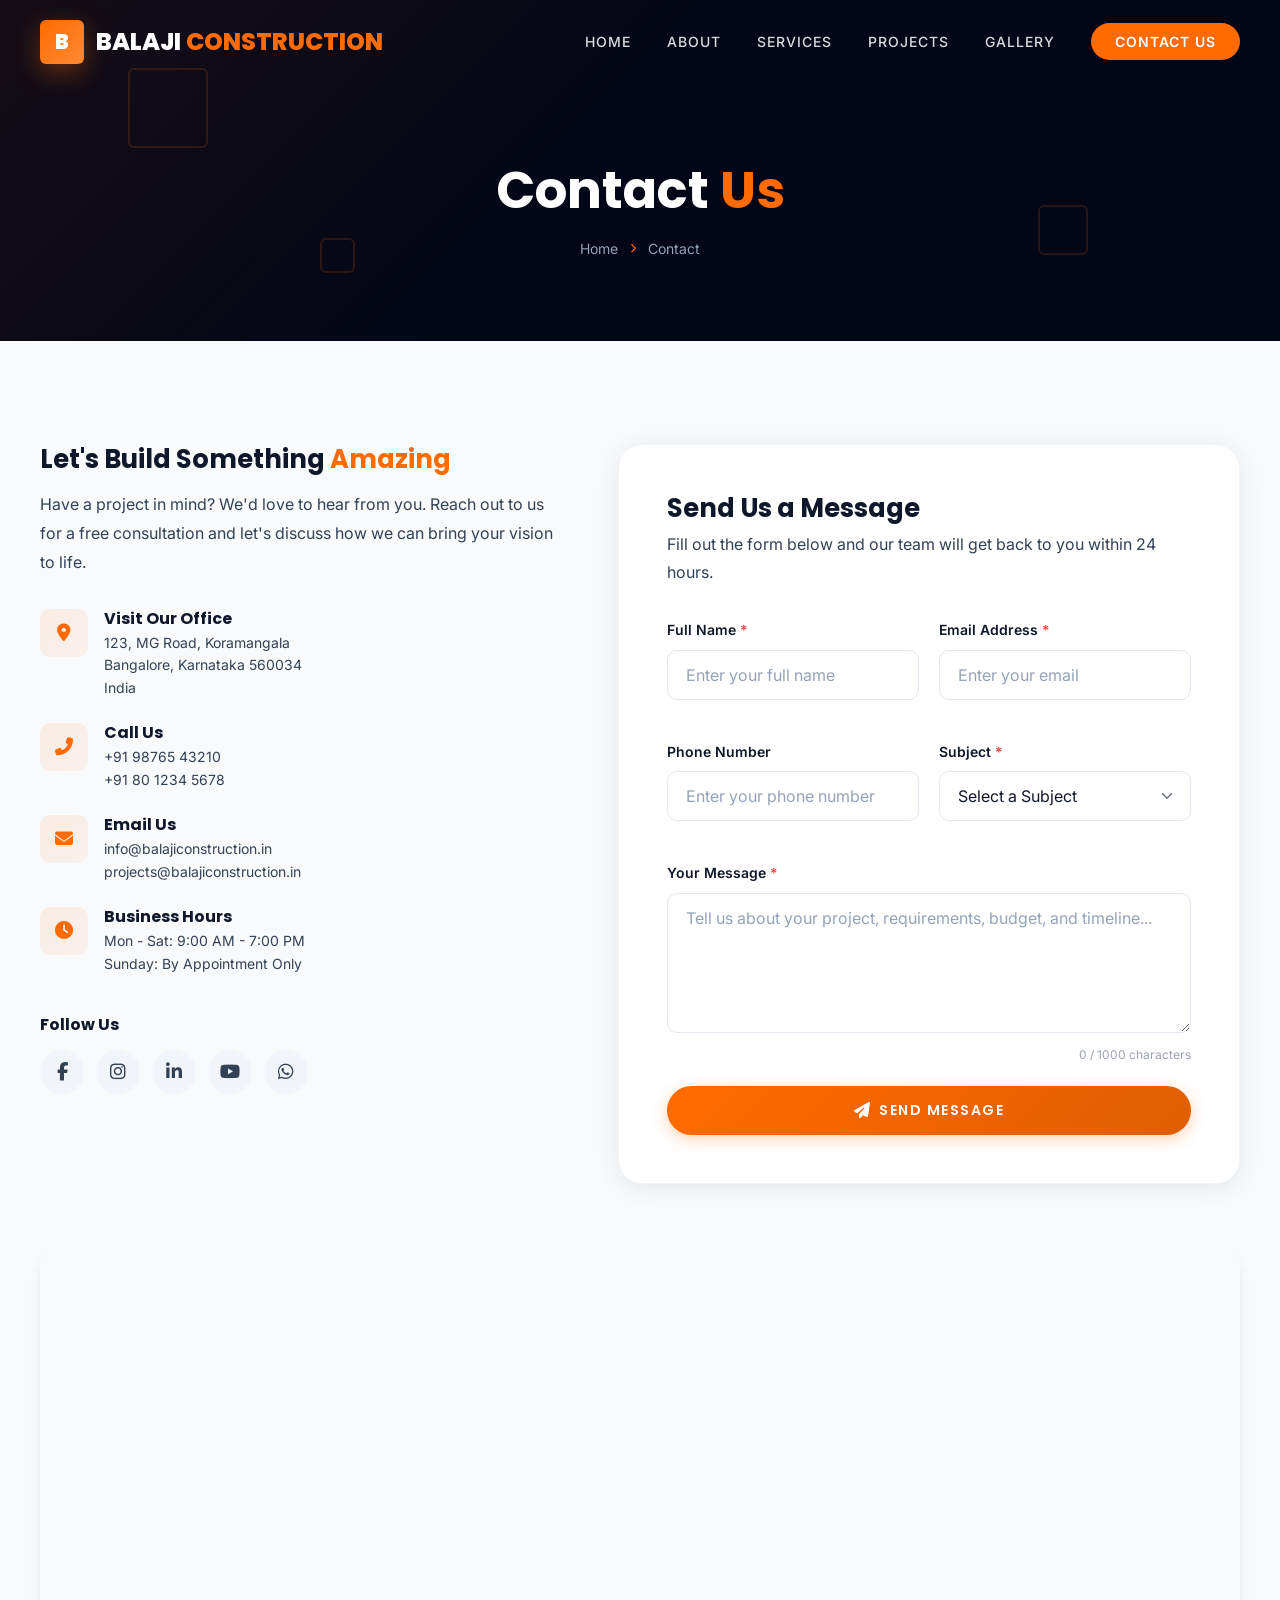
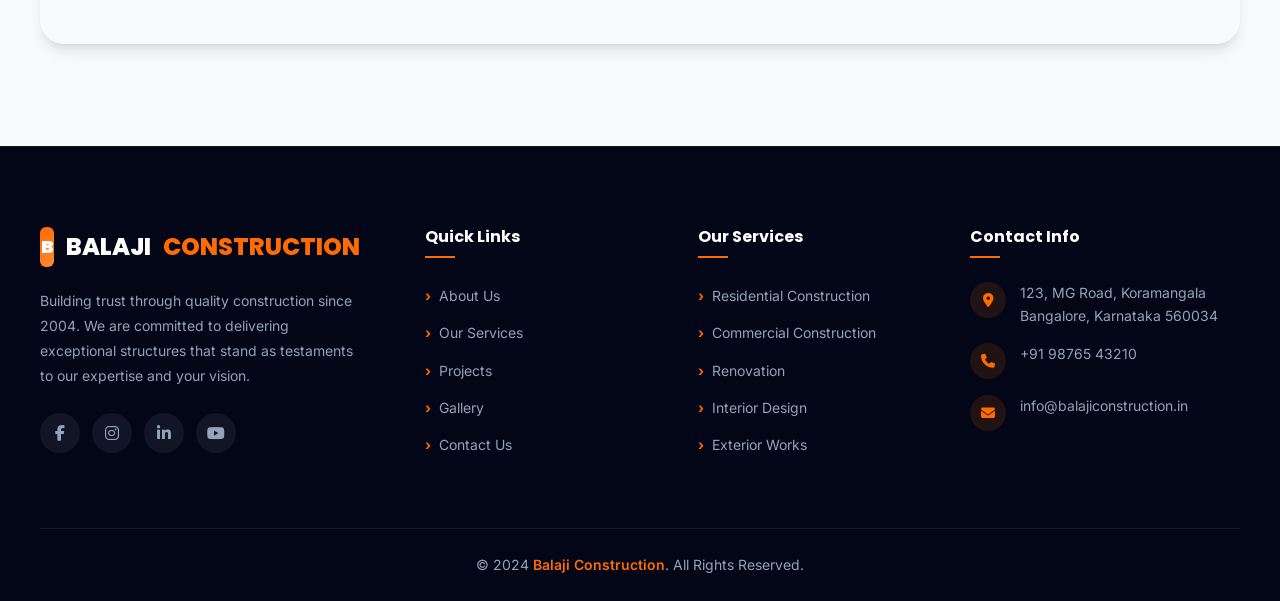
<file: contact.html>
<!DOCTYPE html>
<html lang="en">
<head>
  <meta charset="UTF-8">
  <meta name="viewport" content="width=device-width, initial-scale=1.0">
  <meta name="description" content="Contact Balaji Construction for a free project consultation. Call +91 98765 43210 or visit our office in Koramangala, Bangalore.">
  <meta name="keywords" content="contact construction company, free consultation, construction quote, Balaji Construction contact">
  <title>Contact Us | Balaji Construction - Get a Free Quote</title>

  <link rel="preconnect" href="https://fonts.googleapis.com">
  <link rel="preconnect" href="https://fonts.gstatic.com" crossorigin>
  <link href="https://fonts.googleapis.com/css2?family=Inter:wght@300;400;500;600;700&family=Poppins:wght@400;500;600;700;800;900&display=swap" rel="stylesheet">
  <link rel="stylesheet" href="https://cdnjs.cloudflare.com/ajax/libs/font-awesome/6.5.1/css/all.min.css">
  <link rel="stylesheet" href="css/style.css">
  <link rel="stylesheet" href="css/responsive.css">
</head>
<body>

  <!-- Loading Screen -->
  <div class="loader-wrapper" id="loader">
    <div class="loader">
      <div class="loader-logo">BALAJI <span>CONSTRUCTION</span></div>
      <div class="loader-bar"></div>
    </div>
  </div>

  <!-- Navigation -->
  <nav class="navbar scrolled" id="navbar" role="navigation" aria-label="Main navigation">
    <div class="container">
      <a href="index.html" class="nav-logo" aria-label="Balaji Construction Home">
        <div class="nav-logo-icon">B</div>
        <div class="logo-text">BALAJI <span>CONSTRUCTION</span></div>
      </a>
      <div class="nav-overlay" id="navOverlay"></div>
      <ul class="nav-menu" id="navMenu">
        <li><a href="index.html" class="nav-link">Home</a></li>
        <li><a href="about.html" class="nav-link">About</a></li>
        <li><a href="services.html" class="nav-link">Services</a></li>
        <li><a href="projects.html" class="nav-link">Projects</a></li>
        <li><a href="gallery.html" class="nav-link">Gallery</a></li>
        <li><a href="contact.html" class="nav-link nav-cta active">Contact Us</a></li>
      </ul>
      <div class="hamburger" id="hamburger" aria-label="Toggle menu" role="button" tabindex="0">
        <span></span><span></span><span></span>
      </div>
    </div>
  </nav>

  <!-- Page Header -->
  <section class="page-header">
    <div class="shape shape-1"></div>
    <div class="shape shape-2"></div>
    <div class="shape shape-3"></div>
    <div class="container">
      <div class="page-header-content" data-aos="fade-up">
        <h1>Contact <span>Us</span></h1>
        <div class="breadcrumb">
          <a href="index.html">Home</a>
          <span class="separator"><i class="fas fa-chevron-right"></i></span>
          <span>Contact</span>
        </div>
      </div>
    </div>
  </section>

  <!-- Contact Section -->
  <section class="section">
    <div class="container">
      <div class="contact-grid">
        <!-- Contact Info -->
        <div class="contact-info" data-aos="fade-right">
          <h3>Let's Build Something <span class="text-primary">Amazing</span></h3>
          <p>
            Have a project in mind? We'd love to hear from you. Reach out to us for a free 
            consultation and let's discuss how we can bring your vision to life.
          </p>

          <div class="contact-details">
            <div class="contact-detail-item">
              <div class="contact-detail-icon">
                <i class="fas fa-map-marker-alt"></i>
              </div>
              <div>
                <h4>Visit Our Office</h4>
                <p>123, MG Road, Koramangala<br>Bangalore, Karnataka 560034<br>India</p>
              </div>
            </div>

            <div class="contact-detail-item">
              <div class="contact-detail-icon">
                <i class="fas fa-phone-alt"></i>
              </div>
              <div>
                <h4>Call Us</h4>
                <p>
                  <a href="tel:+919876543210">+91 98765 43210</a><br>
                  <a href="tel:+918012345678">+91 80 1234 5678</a>
                </p>
              </div>
            </div>

            <div class="contact-detail-item">
              <div class="contact-detail-icon">
                <i class="fas fa-envelope"></i>
              </div>
              <div>
                <h4>Email Us</h4>
                <p>
                  <a href="mailto:info@balajiconstruction.in">info@balajiconstruction.in</a><br>
                  <a href="mailto:projects@balajiconstruction.in">projects@balajiconstruction.in</a>
                </p>
              </div>
            </div>

            <div class="contact-detail-item">
              <div class="contact-detail-icon">
                <i class="fas fa-clock"></i>
              </div>
              <div>
                <h4>Business Hours</h4>
                <p>
                  Mon - Sat: 9:00 AM - 7:00 PM<br>
                  Sunday: By Appointment Only
                </p>
              </div>
            </div>
          </div>

          <h4 style="margin-bottom: 16px;">Follow Us</h4>
          <div class="contact-socials">
            <a href="#" class="contact-social-link" aria-label="Facebook"><i class="fab fa-facebook-f"></i></a>
            <a href="#" class="contact-social-link" aria-label="Instagram"><i class="fab fa-instagram"></i></a>
            <a href="#" class="contact-social-link" aria-label="LinkedIn"><i class="fab fa-linkedin-in"></i></a>
            <a href="#" class="contact-social-link" aria-label="YouTube"><i class="fab fa-youtube"></i></a>
            <a href="#" class="contact-social-link" aria-label="WhatsApp"><i class="fab fa-whatsapp"></i></a>
          </div>
        </div>

        <!-- Contact Form -->
        <div class="contact-form-wrapper" data-aos="fade-left">
          <h3>Send Us a Message</h3>
          <p>Fill out the form below and our team will get back to you within 24 hours.</p>

          <form id="contactForm" novalidate>
            <div class="form-row">
              <div class="form-group">
                <label for="name">Full Name <span class="required">*</span></label>
                <input type="text" id="name" name="name" class="form-input" placeholder="Enter your full name" required>
                <div class="form-error"></div>
              </div>
              <div class="form-group">
                <label for="email">Email Address <span class="required">*</span></label>
                <input type="email" id="email" name="email" class="form-input" placeholder="Enter your email" required>
                <div class="form-error"></div>
              </div>
            </div>

            <div class="form-row">
              <div class="form-group">
                <label for="phone">Phone Number</label>
                <input type="tel" id="phone" name="phone" class="form-input" placeholder="Enter your phone number">
                <div class="form-error"></div>
              </div>
              <div class="form-group">
                <label for="subject">Subject <span class="required">*</span></label>
                <select id="subject" name="subject" class="form-input form-select" required>
                  <option value="" disabled selected>Select a Subject</option>
                  <option value="Residential Construction">Residential Construction</option>
                  <option value="Commercial Construction">Commercial Construction</option>
                  <option value="Renovation & Remodeling">Renovation & Remodeling</option>
                  <option value="Interior Design">Interior Design</option>
                  <option value="Exterior Works">Exterior Works</option>
                  <option value="General Inquiry">General Inquiry</option>
                </select>
                <div class="form-error"></div>
              </div>
            </div>

            <div class="form-group">
              <label for="message">Your Message <span class="required">*</span></label>
              <textarea id="message" name="message" class="form-input" placeholder="Tell us about your project, requirements, budget, and timeline..." required></textarea>
              <div class="form-error"></div>
            </div>

            <button type="submit" class="btn btn-primary" style="width: 100%; justify-content: center;">
              <i class="fas fa-paper-plane"></i> Send Message
            </button>

            <div class="form-success-message" id="formSuccess"></div>
          </form>
        </div>
      </div>

      <!-- Google Map -->
      <div class="map-section" data-aos="fade-up">
        <iframe 
          src="https://www.google.com/maps/embed?pb=!1m18!1m12!1m3!1d3888.5954379847886!2d77.61188661482216!3d12.934532590877882!2m3!1f0!2f0!3f0!3m2!1i1024!2i768!4f13.1!3m3!1m2!1s0x3bae1449957e3947%3A0x4c5e2ab7b5cce88d!2sKoramangala%2C%20Bengaluru%2C%20Karnataka!5e0!3m2!1sen!2sin!4v1700000000000!5m2!1sen!2sin" 
          width="100%" 
          height="100%" 
          style="border:0;" 
          allowfullscreen="" 
          loading="lazy" 
          referrerpolicy="no-referrer-when-downgrade"
          title="Balaji Construction Office Location - Koramangala, Bangalore">
        </iframe>
      </div>
    </div>
  </section>

  <!-- Footer -->
  <footer class="footer" role="contentinfo">
    <div class="container">
      <div class="footer-grid">
        <div class="footer-about">
          <div class="footer-logo">
            <div class="footer-logo-icon">B</div>
            BALAJI <span>CONSTRUCTION</span>
          </div>
          <p>Building trust through quality construction since 2004. We are committed to delivering exceptional structures that stand as testaments to our expertise and your vision.</p>
          <div class="footer-socials">
            <a href="#" class="footer-social-link" aria-label="Facebook"><i class="fab fa-facebook-f"></i></a>
            <a href="#" class="footer-social-link" aria-label="Instagram"><i class="fab fa-instagram"></i></a>
            <a href="#" class="footer-social-link" aria-label="LinkedIn"><i class="fab fa-linkedin-in"></i></a>
            <a href="#" class="footer-social-link" aria-label="YouTube"><i class="fab fa-youtube"></i></a>
          </div>
        </div>
        <div class="footer-column">
          <h4>Quick Links</h4>
          <ul class="footer-links">
            <li><a href="about.html">About Us</a></li>
            <li><a href="services.html">Our Services</a></li>
            <li><a href="projects.html">Projects</a></li>
            <li><a href="gallery.html">Gallery</a></li>
            <li><a href="contact.html">Contact Us</a></li>
          </ul>
        </div>
        <div class="footer-column">
          <h4>Our Services</h4>
          <ul class="footer-links">
            <li><a href="services.html">Residential Construction</a></li>
            <li><a href="services.html">Commercial Construction</a></li>
            <li><a href="services.html">Renovation</a></li>
            <li><a href="services.html">Interior Design</a></li>
            <li><a href="services.html">Exterior Works</a></li>
          </ul>
        </div>
        <div class="footer-column">
          <h4>Contact Info</h4>
          <div class="footer-contact-item">
            <div class="footer-contact-icon"><i class="fas fa-map-marker-alt"></i></div>
            <p>123, MG Road, Koramangala<br>Bangalore, Karnataka 560034</p>
          </div>
          <div class="footer-contact-item">
            <div class="footer-contact-icon"><i class="fas fa-phone"></i></div>
            <p><a href="tel:+919876543210">+91 98765 43210</a></p>
          </div>
          <div class="footer-contact-item">
            <div class="footer-contact-icon"><i class="fas fa-envelope"></i></div>
            <p><a href="mailto:info@balajiconstruction.in">info@balajiconstruction.in</a></p>
          </div>
        </div>
      </div>
      <div class="footer-bottom">
        <p>&copy; 2024 <a href="index.html">Balaji Construction</a>. All Rights Reserved.</p>
      </div>
    </div>
  </footer>

  <button class="scroll-top" id="scrollTop" aria-label="Scroll to top"><i class="fas fa-chevron-up"></i></button>

  <script src="js/main.js"></script>
  <script src="js/form-validation.js"></script>
</body>
</html>
</file>
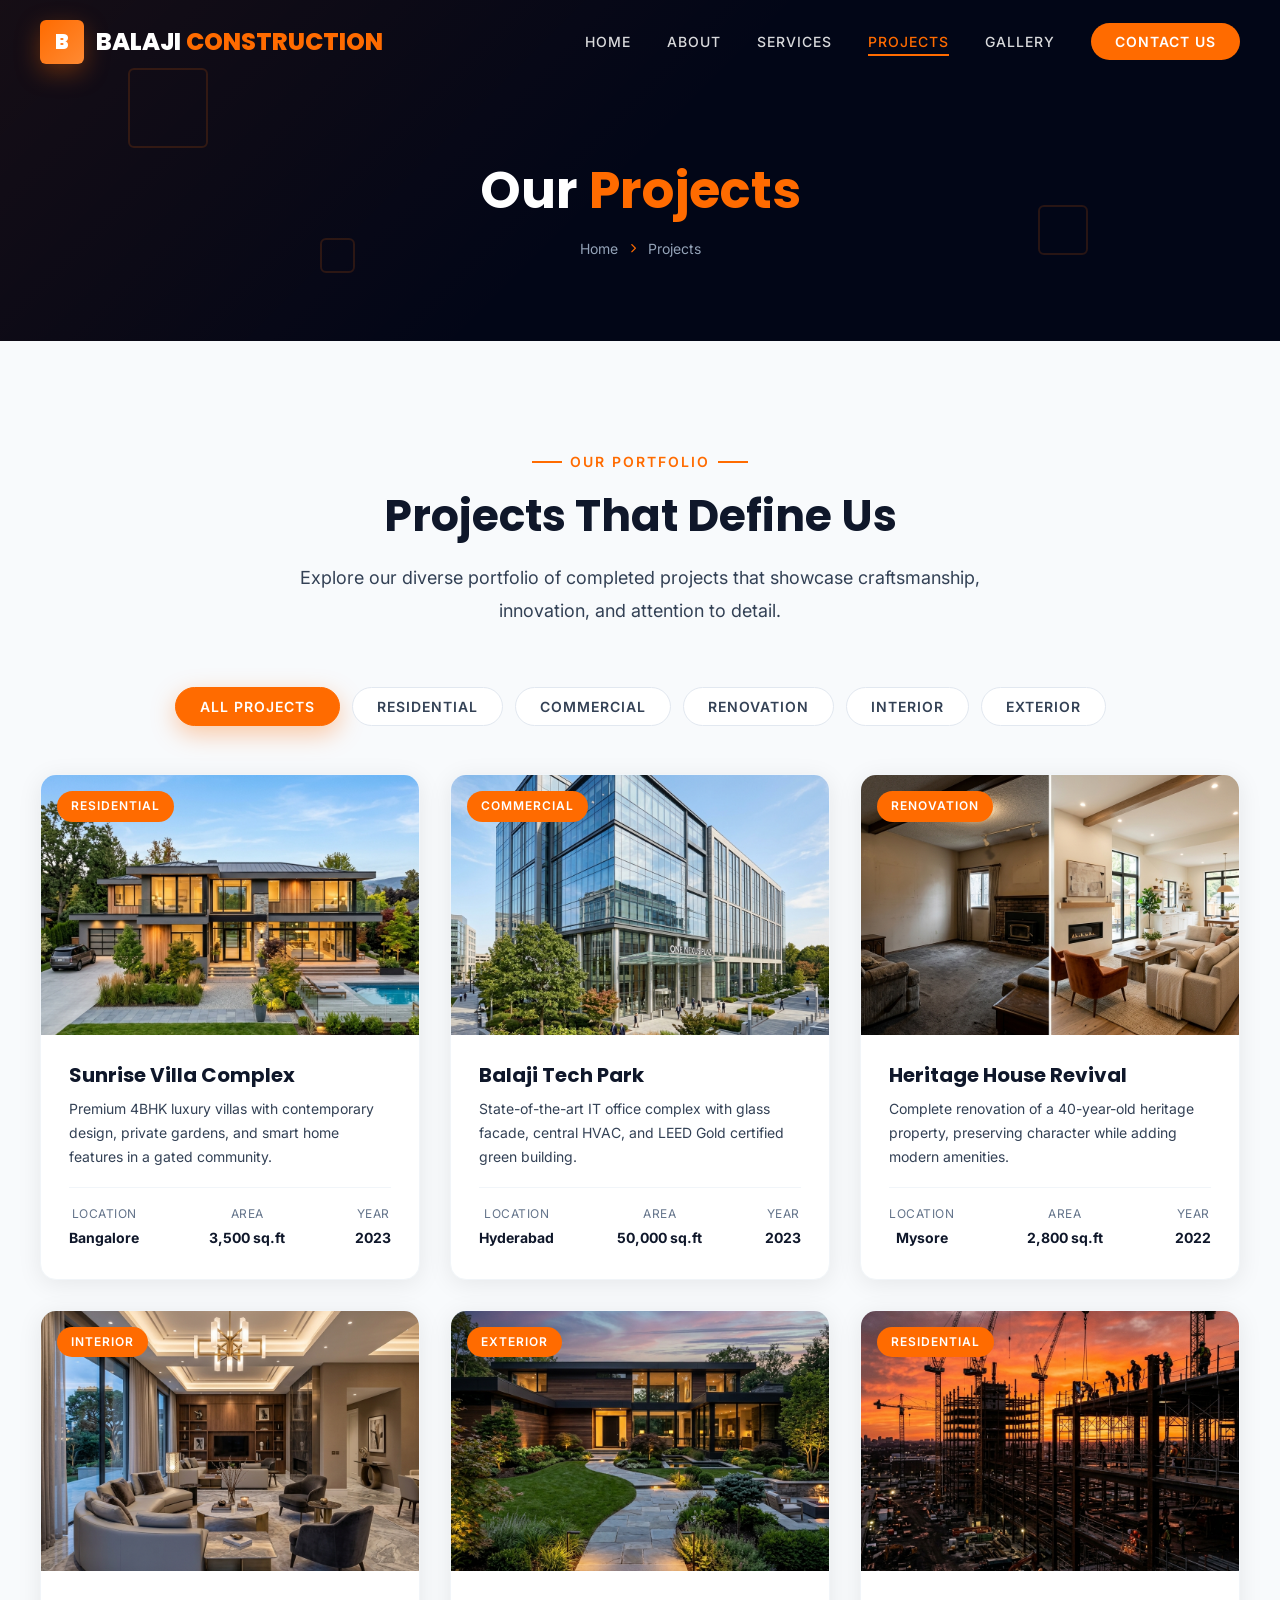
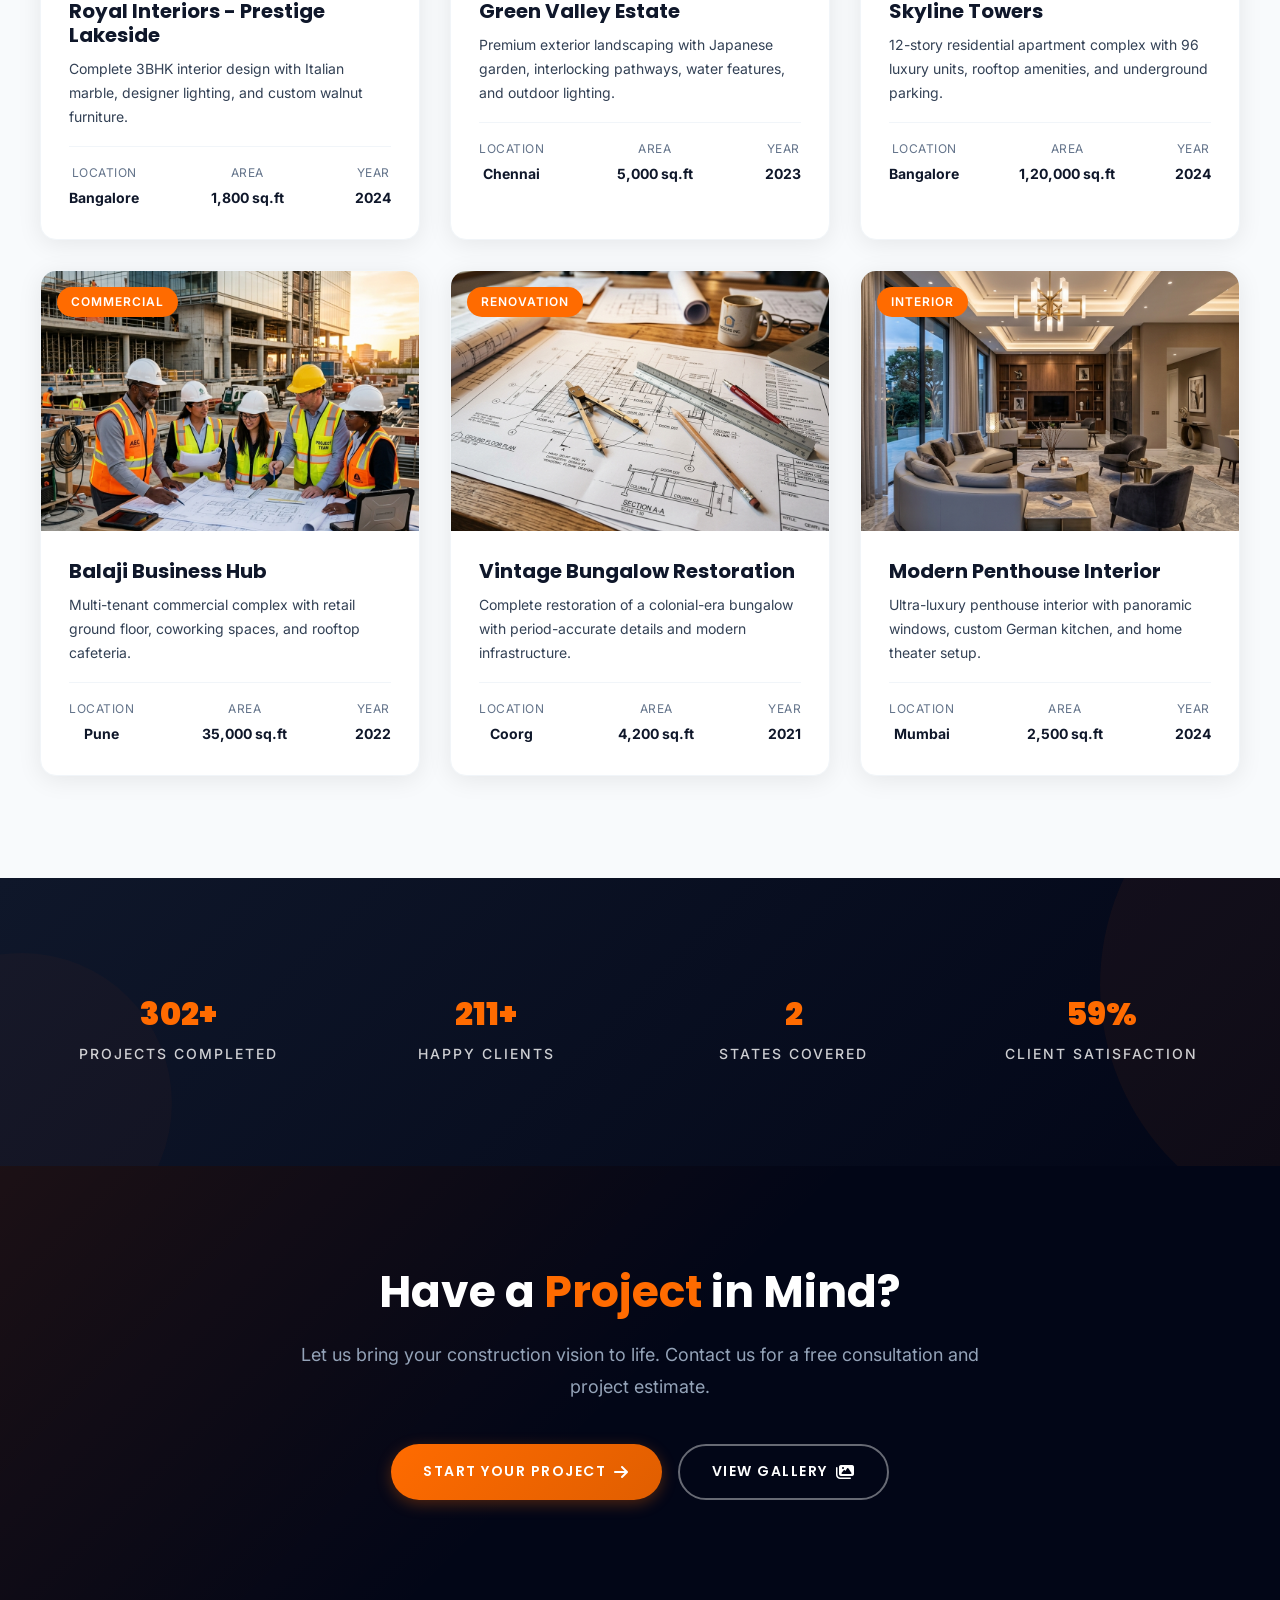
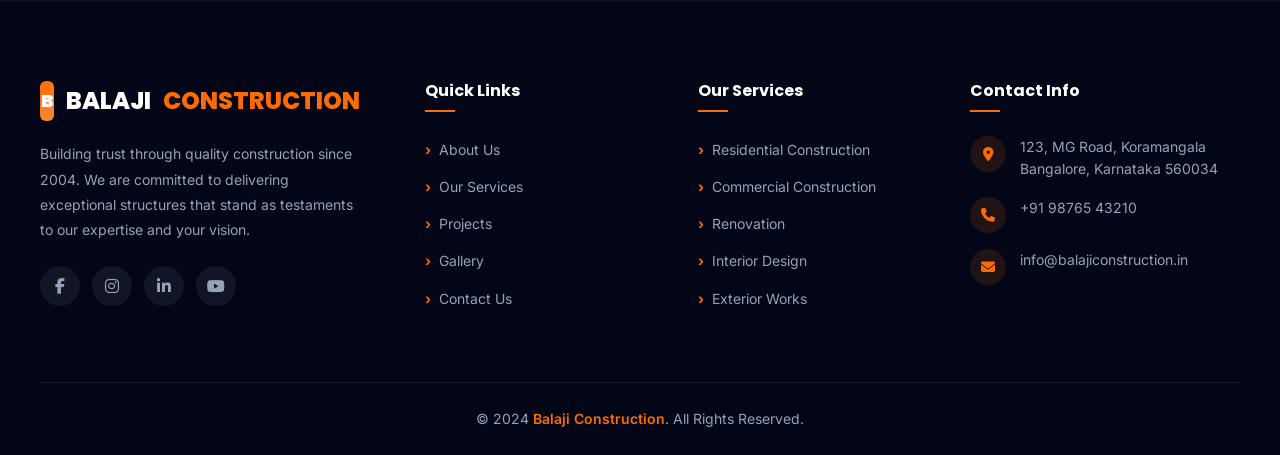
<file: projects.html>
<!DOCTYPE html>
<html lang="en">
<head>
  <meta charset="UTF-8">
  <meta name="viewport" content="width=device-width, initial-scale=1.0">
  <meta name="description" content="Browse Balaji Construction's portfolio of 500+ completed projects including residential, commercial, renovation, and interior design work across India.">
  <meta name="keywords" content="construction projects, residential projects, commercial buildings, renovation portfolio, Balaji Construction">
  <title>Our Projects | Balaji Construction - Portfolio & Gallery</title>

  <link rel="preconnect" href="https://fonts.googleapis.com">
  <link rel="preconnect" href="https://fonts.gstatic.com" crossorigin>
  <link href="https://fonts.googleapis.com/css2?family=Inter:wght@300;400;500;600;700&family=Poppins:wght@400;500;600;700;800;900&display=swap" rel="stylesheet">
  <link rel="stylesheet" href="https://cdnjs.cloudflare.com/ajax/libs/font-awesome/6.5.1/css/all.min.css">
  <link rel="stylesheet" href="css/style.css">
  <link rel="stylesheet" href="css/responsive.css">
</head>
<body>

  <!-- Loading Screen -->
  <div class="loader-wrapper" id="loader">
    <div class="loader">
      <div class="loader-logo">BALAJI <span>CONSTRUCTION</span></div>
      <div class="loader-bar"></div>
    </div>
  </div>

  <!-- Navigation -->
  <nav class="navbar scrolled" id="navbar" role="navigation" aria-label="Main navigation">
    <div class="container">
      <a href="index.html" class="nav-logo" aria-label="Balaji Construction Home">
        <div class="nav-logo-icon">B</div>
        <div class="logo-text">BALAJI <span>CONSTRUCTION</span></div>
      </a>
      <div class="nav-overlay" id="navOverlay"></div>
      <ul class="nav-menu" id="navMenu">
        <li><a href="index.html" class="nav-link">Home</a></li>
        <li><a href="about.html" class="nav-link">About</a></li>
        <li><a href="services.html" class="nav-link">Services</a></li>
        <li><a href="projects.html" class="nav-link active">Projects</a></li>
        <li><a href="gallery.html" class="nav-link">Gallery</a></li>
        <li><a href="contact.html" class="nav-link nav-cta">Contact Us</a></li>
      </ul>
      <div class="hamburger" id="hamburger" aria-label="Toggle menu" role="button" tabindex="0">
        <span></span><span></span><span></span>
      </div>
    </div>
  </nav>

  <!-- Page Header -->
  <section class="page-header">
    <div class="shape shape-1"></div>
    <div class="shape shape-2"></div>
    <div class="shape shape-3"></div>
    <div class="container">
      <div class="page-header-content" data-aos="fade-up">
        <h1>Our <span>Projects</span></h1>
        <div class="breadcrumb">
          <a href="index.html">Home</a>
          <span class="separator"><i class="fas fa-chevron-right"></i></span>
          <span>Projects</span>
        </div>
      </div>
    </div>
  </section>

  <!-- Projects Section -->
  <section class="section">
    <div class="container">
      <div class="section-header" data-aos="fade-up">
        <div class="section-label">Our Portfolio</div>
        <h2>Projects That Define Us</h2>
        <p>Explore our diverse portfolio of completed projects that showcase craftsmanship, innovation, and attention to detail.</p>
      </div>

      <!-- Project Filters -->
      <div class="project-filters" data-aos="fade-up">
        <button class="filter-btn active" data-filter="all">All Projects</button>
        <button class="filter-btn" data-filter="residential">Residential</button>
        <button class="filter-btn" data-filter="commercial">Commercial</button>
        <button class="filter-btn" data-filter="renovation">Renovation</button>
        <button class="filter-btn" data-filter="interior">Interior</button>
        <button class="filter-btn" data-filter="exterior">Exterior</button>
      </div>

      <!-- Projects Grid -->
      <div class="projects-page-grid">
        <!-- Project 1 -->
        <div class="project-page-card" data-category="residential" data-aos="fade-up" data-aos-delay="100">
          <div class="project-page-image">
            <img src="images/project-residential.png" alt="Sunrise Villa Complex - Luxury 4BHK villas">
            <span class="project-page-badge">Residential</span>
          </div>
          <div class="project-page-content">
            <h3>Sunrise Villa Complex</h3>
            <p>Premium 4BHK luxury villas with contemporary design, private gardens, and smart home features in a gated community.</p>
            <div class="project-meta">
              <div class="project-meta-item">
                <span>Location</span>
                <strong>Bangalore</strong>
              </div>
              <div class="project-meta-item">
                <span>Area</span>
                <strong>3,500 sq.ft</strong>
              </div>
              <div class="project-meta-item">
                <span>Year</span>
                <strong>2023</strong>
              </div>
            </div>
          </div>
        </div>

        <!-- Project 2 -->
        <div class="project-page-card" data-category="commercial" data-aos="fade-up" data-aos-delay="200">
          <div class="project-page-image">
            <img src="images/project-commercial.png" alt="Balaji Tech Park - IT Office Complex">
            <span class="project-page-badge">Commercial</span>
          </div>
          <div class="project-page-content">
            <h3>Balaji Tech Park</h3>
            <p>State-of-the-art IT office complex with glass facade, central HVAC, and LEED Gold certified green building.</p>
            <div class="project-meta">
              <div class="project-meta-item">
                <span>Location</span>
                <strong>Hyderabad</strong>
              </div>
              <div class="project-meta-item">
                <span>Area</span>
                <strong>50,000 sq.ft</strong>
              </div>
              <div class="project-meta-item">
                <span>Year</span>
                <strong>2023</strong>
              </div>
            </div>
          </div>
        </div>

        <!-- Project 3 -->
        <div class="project-page-card" data-category="renovation" data-aos="fade-up" data-aos-delay="300">
          <div class="project-page-image">
            <img src="images/project-renovation.png" alt="Heritage House Revival - Complete renovation">
            <span class="project-page-badge">Renovation</span>
          </div>
          <div class="project-page-content">
            <h3>Heritage House Revival</h3>
            <p>Complete renovation of a 40-year-old heritage property, preserving character while adding modern amenities.</p>
            <div class="project-meta">
              <div class="project-meta-item">
                <span>Location</span>
                <strong>Mysore</strong>
              </div>
              <div class="project-meta-item">
                <span>Area</span>
                <strong>2,800 sq.ft</strong>
              </div>
              <div class="project-meta-item">
                <span>Year</span>
                <strong>2022</strong>
              </div>
            </div>
          </div>
        </div>

        <!-- Project 4 -->
        <div class="project-page-card" data-category="interior" data-aos="fade-up" data-aos-delay="100">
          <div class="project-page-image">
            <img src="images/project-interior.png" alt="Royal Interiors - Premium apartment design">
            <span class="project-page-badge">Interior</span>
          </div>
          <div class="project-page-content">
            <h3>Royal Interiors - Prestige Lakeside</h3>
            <p>Complete 3BHK interior design with Italian marble, designer lighting, and custom walnut furniture.</p>
            <div class="project-meta">
              <div class="project-meta-item">
                <span>Location</span>
                <strong>Bangalore</strong>
              </div>
              <div class="project-meta-item">
                <span>Area</span>
                <strong>1,800 sq.ft</strong>
              </div>
              <div class="project-meta-item">
                <span>Year</span>
                <strong>2024</strong>
              </div>
            </div>
          </div>
        </div>

        <!-- Project 5 -->
        <div class="project-page-card" data-category="exterior" data-aos="fade-up" data-aos-delay="200">
          <div class="project-page-image">
            <img src="images/project-exterior.png" alt="Green Valley Estate - Landscaping project">
            <span class="project-page-badge">Exterior</span>
          </div>
          <div class="project-page-content">
            <h3>Green Valley Estate</h3>
            <p>Premium exterior landscaping with Japanese garden, interlocking pathways, water features, and outdoor lighting.</p>
            <div class="project-meta">
              <div class="project-meta-item">
                <span>Location</span>
                <strong>Chennai</strong>
              </div>
              <div class="project-meta-item">
                <span>Area</span>
                <strong>5,000 sq.ft</strong>
              </div>
              <div class="project-meta-item">
                <span>Year</span>
                <strong>2023</strong>
              </div>
            </div>
          </div>
        </div>

        <!-- Project 6 -->
        <div class="project-page-card" data-category="residential" data-aos="fade-up" data-aos-delay="300">
          <div class="project-page-image">
            <img src="images/gallery-construction.png" alt="Skyline Towers - Residential apartment complex">
            <span class="project-page-badge">Residential</span>
          </div>
          <div class="project-page-content">
            <h3>Skyline Towers</h3>
            <p>12-story residential apartment complex with 96 luxury units, rooftop amenities, and underground parking.</p>
            <div class="project-meta">
              <div class="project-meta-item">
                <span>Location</span>
                <strong>Bangalore</strong>
              </div>
              <div class="project-meta-item">
                <span>Area</span>
                <strong>1,20,000 sq.ft</strong>
              </div>
              <div class="project-meta-item">
                <span>Year</span>
                <strong>2024</strong>
              </div>
            </div>
          </div>
        </div>

        <!-- Project 7 -->
        <div class="project-page-card" data-category="commercial" data-aos="fade-up" data-aos-delay="100">
          <div class="project-page-image">
            <img src="images/about-company.png" alt="Balaji Business Hub - Multi-tenant commercial complex">
            <span class="project-page-badge">Commercial</span>
          </div>
          <div class="project-page-content">
            <h3>Balaji Business Hub</h3>
            <p>Multi-tenant commercial complex with retail ground floor, coworking spaces, and rooftop cafeteria.</p>
            <div class="project-meta">
              <div class="project-meta-item">
                <span>Location</span>
                <strong>Pune</strong>
              </div>
              <div class="project-meta-item">
                <span>Area</span>
                <strong>35,000 sq.ft</strong>
              </div>
              <div class="project-meta-item">
                <span>Year</span>
                <strong>2022</strong>
              </div>
            </div>
          </div>
        </div>

        <!-- Project 8 -->
        <div class="project-page-card" data-category="renovation" data-aos="fade-up" data-aos-delay="200">
          <div class="project-page-image">
            <img src="images/gallery-blueprint.png" alt="Vintage Bungalow Restoration">
            <span class="project-page-badge">Renovation</span>
          </div>
          <div class="project-page-content">
            <h3>Vintage Bungalow Restoration</h3>
            <p>Complete restoration of a colonial-era bungalow with period-accurate details and modern infrastructure.</p>
            <div class="project-meta">
              <div class="project-meta-item">
                <span>Location</span>
                <strong>Coorg</strong>
              </div>
              <div class="project-meta-item">
                <span>Area</span>
                <strong>4,200 sq.ft</strong>
              </div>
              <div class="project-meta-item">
                <span>Year</span>
                <strong>2021</strong>
              </div>
            </div>
          </div>
        </div>

        <!-- Project 9 -->
        <div class="project-page-card" data-category="interior" data-aos="fade-up" data-aos-delay="300">
          <div class="project-page-image">
            <img src="images/project-interior.png" alt="Modern Penthouse Interior">
            <span class="project-page-badge">Interior</span>
          </div>
          <div class="project-page-content">
            <h3>Modern Penthouse Interior</h3>
            <p>Ultra-luxury penthouse interior with panoramic windows, custom German kitchen, and home theater setup.</p>
            <div class="project-meta">
              <div class="project-meta-item">
                <span>Location</span>
                <strong>Mumbai</strong>
              </div>
              <div class="project-meta-item">
                <span>Area</span>
                <strong>2,500 sq.ft</strong>
              </div>
              <div class="project-meta-item">
                <span>Year</span>
                <strong>2024</strong>
              </div>
            </div>
          </div>
        </div>
      </div>
    </div>
  </section>

  <!-- Stats Section -->
  <section class="stats-section">
    <div class="container">
      <div class="stats-grid">
        <div class="stat-item" data-aos="zoom-in" data-aos-delay="100">
          <div class="stat-number"><span data-count="500" data-suffix="+">0</span></div>
          <div class="stat-label">Projects Completed</div>
        </div>
        <div class="stat-item" data-aos="zoom-in" data-aos-delay="200">
          <div class="stat-number"><span data-count="350" data-suffix="+">0</span></div>
          <div class="stat-label">Happy Clients</div>
        </div>
        <div class="stat-item" data-aos="zoom-in" data-aos-delay="300">
          <div class="stat-number"><span data-count="4" data-suffix="">0</span></div>
          <div class="stat-label">States Covered</div>
        </div>
        <div class="stat-item" data-aos="zoom-in" data-aos-delay="400">
          <div class="stat-number"><span data-count="98" data-suffix="%">0</span></div>
          <div class="stat-label">Client Satisfaction</div>
        </div>
      </div>
    </div>
  </section>

  <!-- CTA -->
  <section class="cta-section">
    <div class="container">
      <div class="cta-content" data-aos="fade-up">
        <h2>Have a <span class="text-primary">Project</span> in Mind?</h2>
        <p>Let us bring your construction vision to life. Contact us for a free consultation and project estimate.</p>
        <div class="cta-buttons">
          <a href="contact.html" class="btn btn-primary">Start Your Project <i class="fas fa-arrow-right"></i></a>
          <a href="gallery.html" class="btn btn-secondary">View Gallery <i class="fas fa-images"></i></a>
        </div>
      </div>
    </div>
  </section>

  <!-- Footer -->
  <footer class="footer" role="contentinfo">
    <div class="container">
      <div class="footer-grid">
        <div class="footer-about">
          <div class="footer-logo">
            <div class="footer-logo-icon">B</div>
            BALAJI <span>CONSTRUCTION</span>
          </div>
          <p>Building trust through quality construction since 2004. We are committed to delivering exceptional structures that stand as testaments to our expertise and your vision.</p>
          <div class="footer-socials">
            <a href="#" class="footer-social-link" aria-label="Facebook"><i class="fab fa-facebook-f"></i></a>
            <a href="#" class="footer-social-link" aria-label="Instagram"><i class="fab fa-instagram"></i></a>
            <a href="#" class="footer-social-link" aria-label="LinkedIn"><i class="fab fa-linkedin-in"></i></a>
            <a href="#" class="footer-social-link" aria-label="YouTube"><i class="fab fa-youtube"></i></a>
          </div>
        </div>
        <div class="footer-column">
          <h4>Quick Links</h4>
          <ul class="footer-links">
            <li><a href="about.html">About Us</a></li>
            <li><a href="services.html">Our Services</a></li>
            <li><a href="projects.html">Projects</a></li>
            <li><a href="gallery.html">Gallery</a></li>
            <li><a href="contact.html">Contact Us</a></li>
          </ul>
        </div>
        <div class="footer-column">
          <h4>Our Services</h4>
          <ul class="footer-links">
            <li><a href="services.html">Residential Construction</a></li>
            <li><a href="services.html">Commercial Construction</a></li>
            <li><a href="services.html">Renovation</a></li>
            <li><a href="services.html">Interior Design</a></li>
            <li><a href="services.html">Exterior Works</a></li>
          </ul>
        </div>
        <div class="footer-column">
          <h4>Contact Info</h4>
          <div class="footer-contact-item">
            <div class="footer-contact-icon"><i class="fas fa-map-marker-alt"></i></div>
            <p>123, MG Road, Koramangala<br>Bangalore, Karnataka 560034</p>
          </div>
          <div class="footer-contact-item">
            <div class="footer-contact-icon"><i class="fas fa-phone"></i></div>
            <p><a href="tel:+919876543210">+91 98765 43210</a></p>
          </div>
          <div class="footer-contact-item">
            <div class="footer-contact-icon"><i class="fas fa-envelope"></i></div>
            <p><a href="mailto:info@balajiconstruction.in">info@balajiconstruction.in</a></p>
          </div>
        </div>
      </div>
      <div class="footer-bottom">
        <p>&copy; 2024 <a href="index.html">Balaji Construction</a>. All Rights Reserved.</p>
      </div>
    </div>
  </footer>

  <button class="scroll-top" id="scrollTop" aria-label="Scroll to top"><i class="fas fa-chevron-up"></i></button>

  <script src="js/main.js"></script>
</body>
</html>
</file>
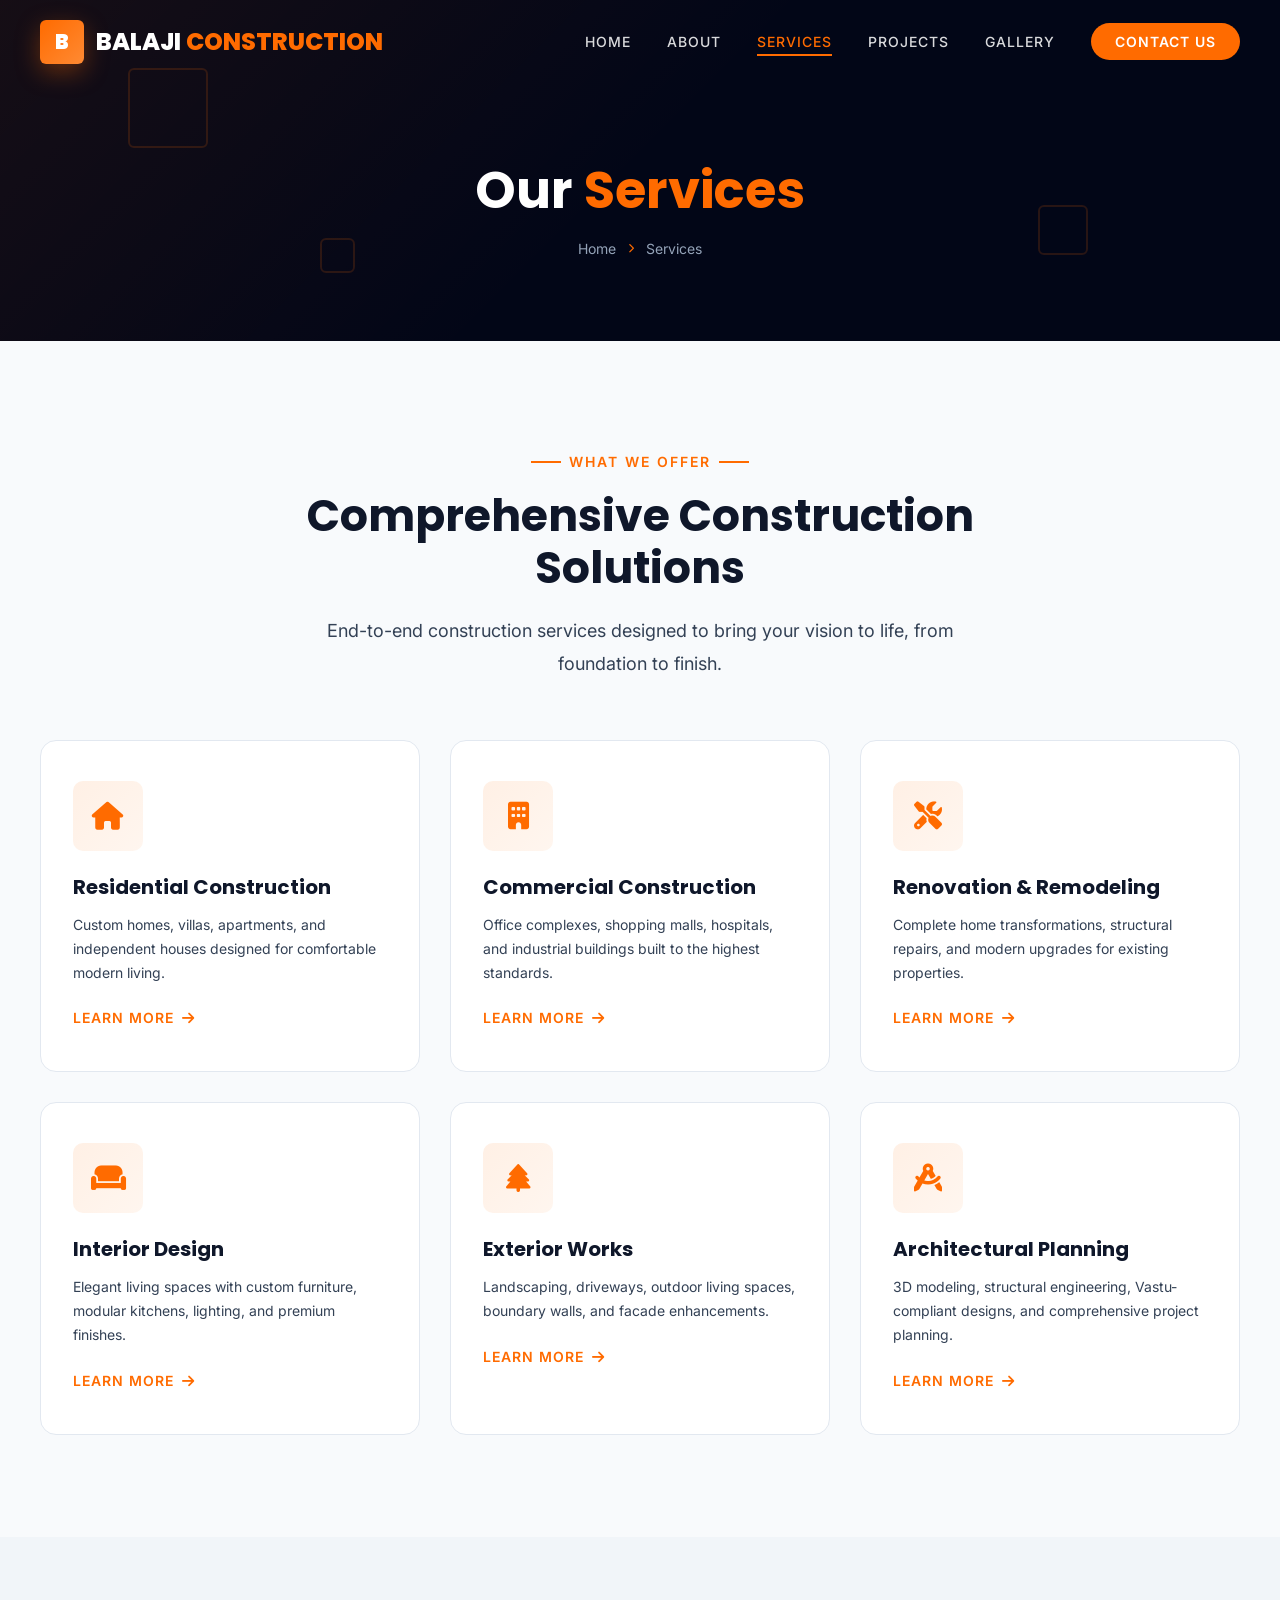
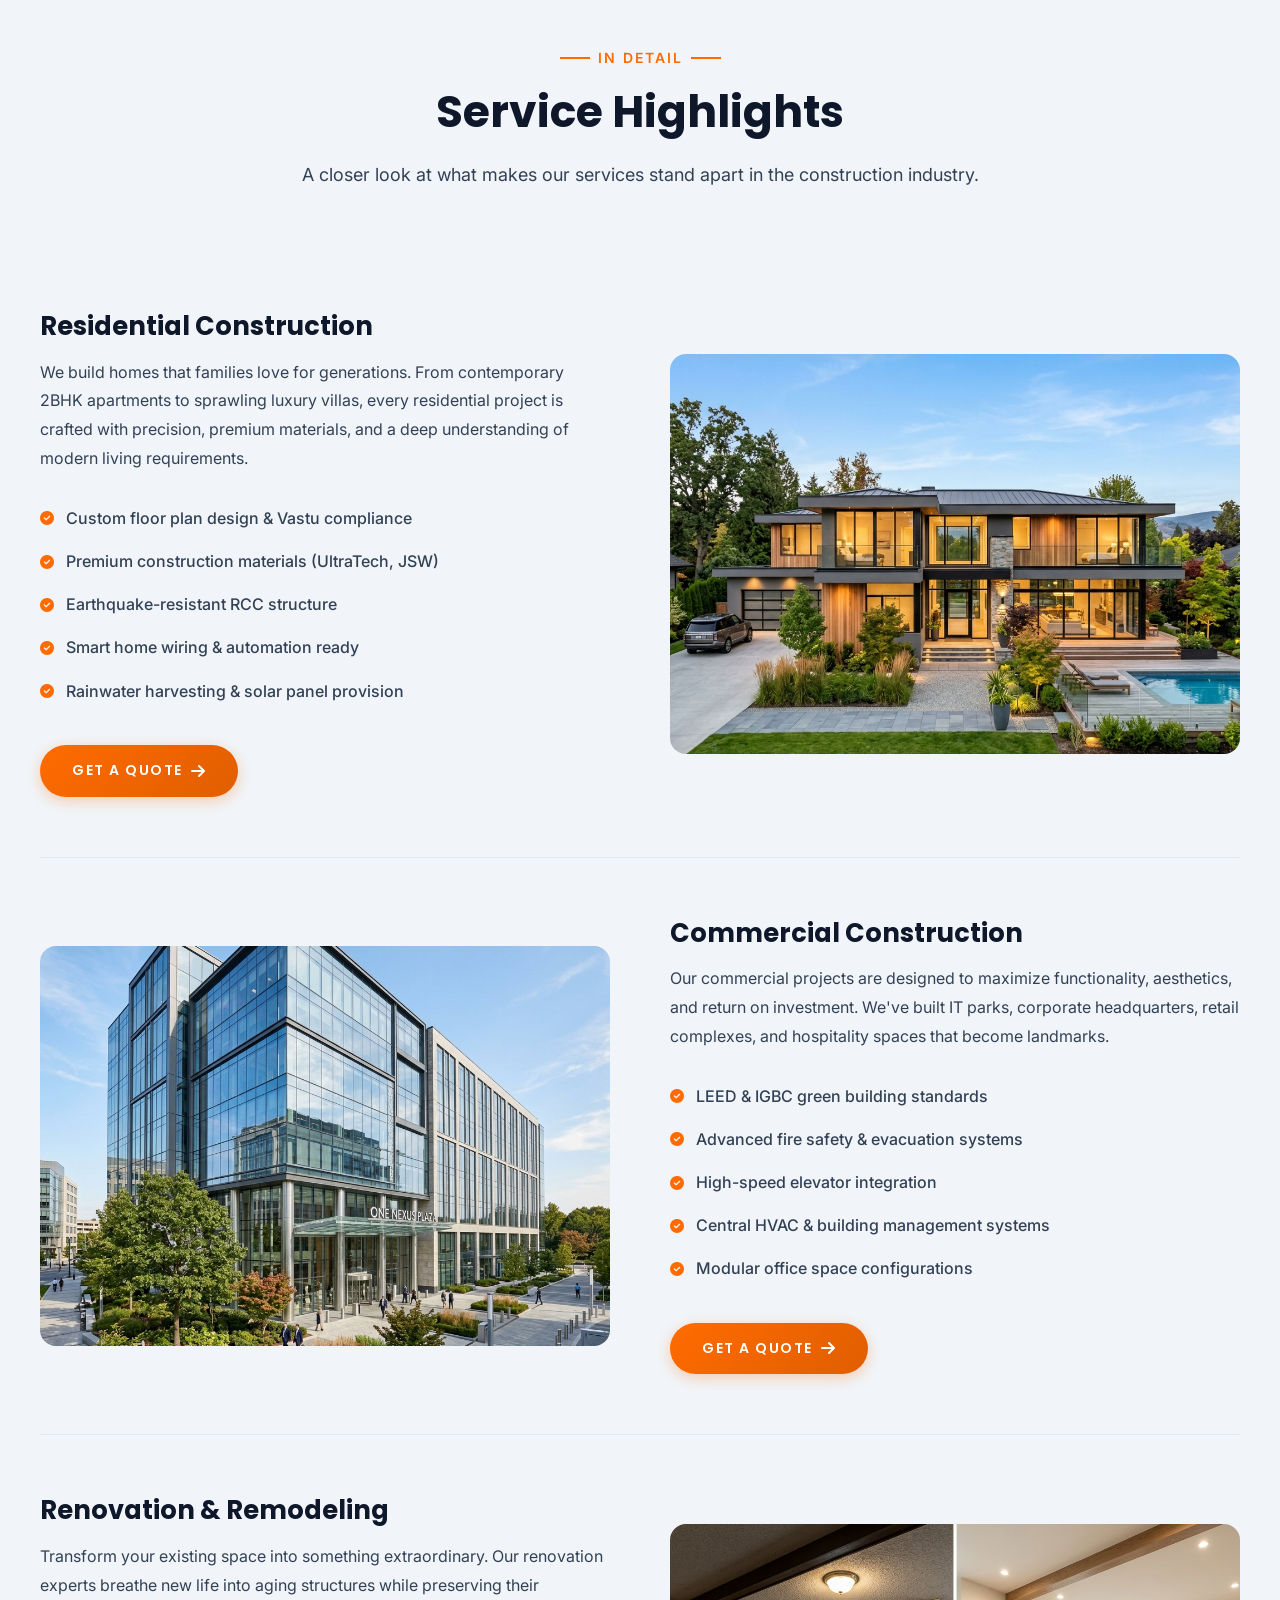
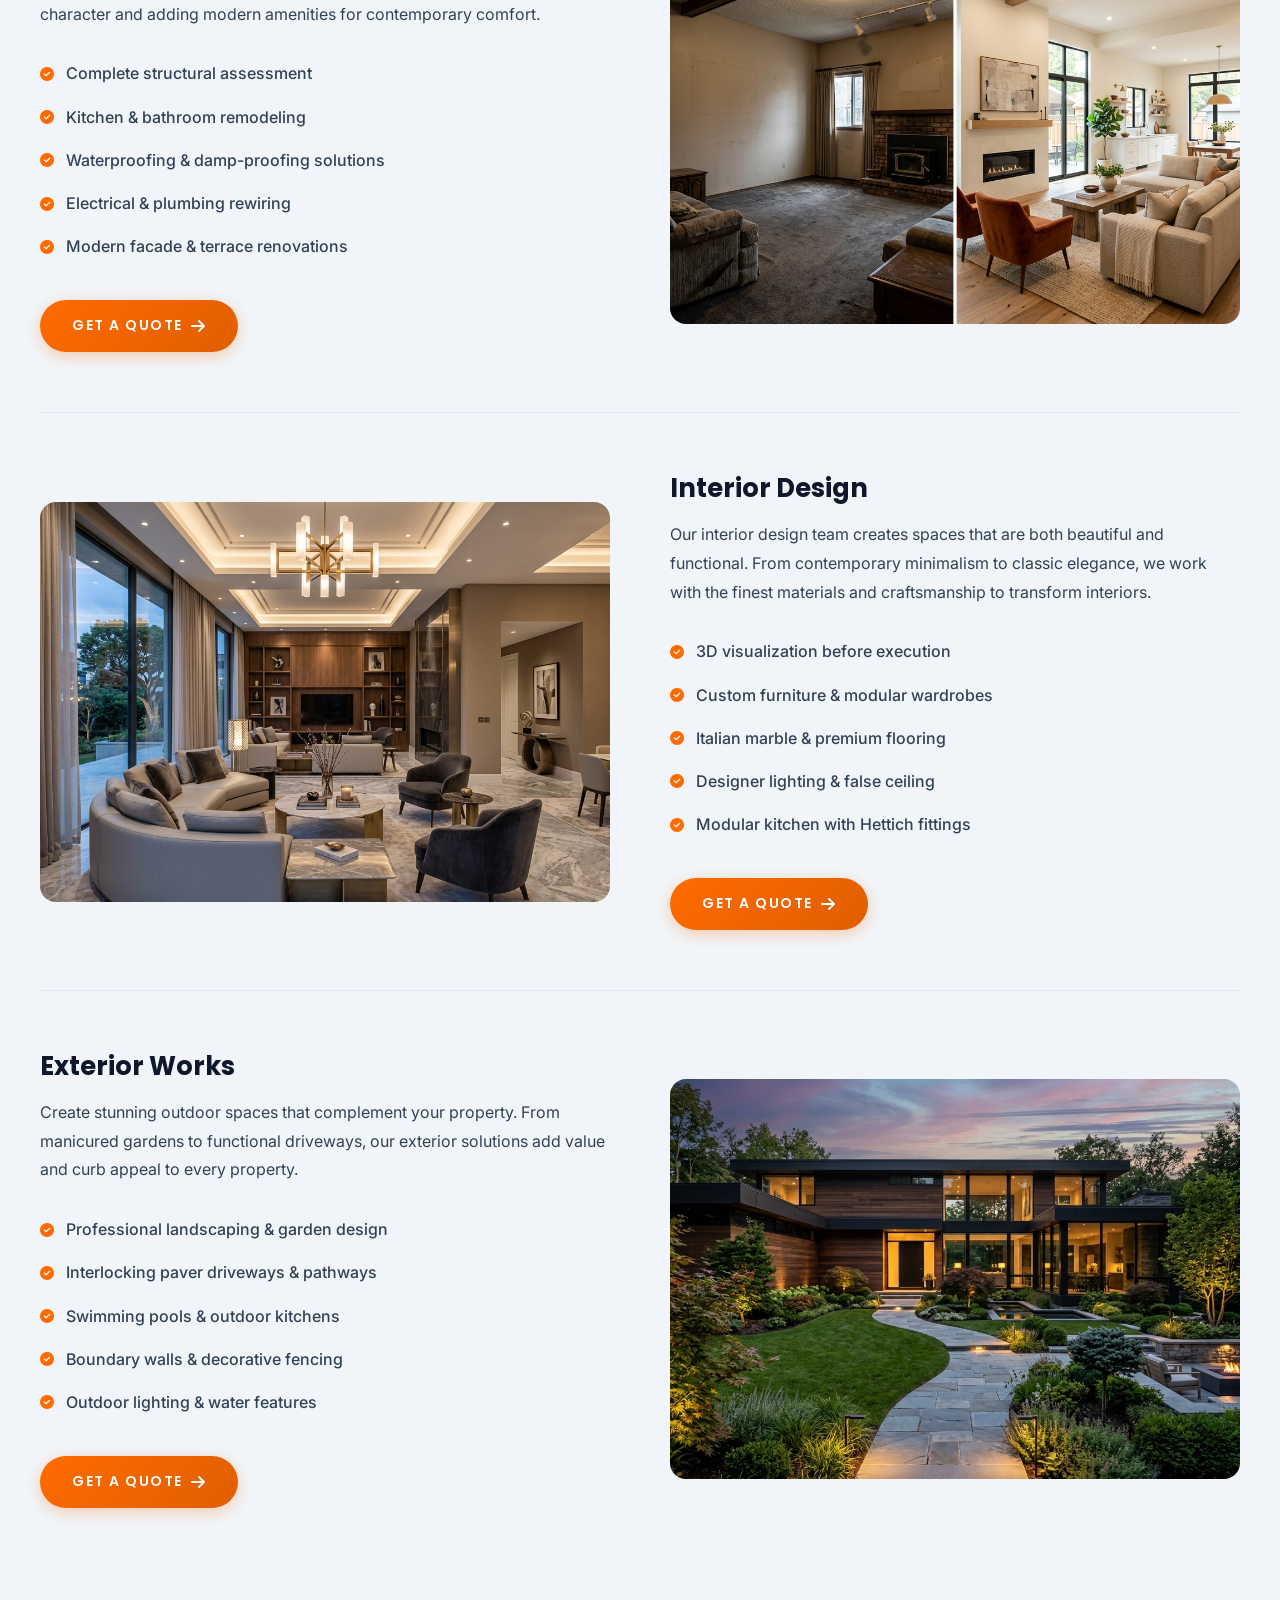
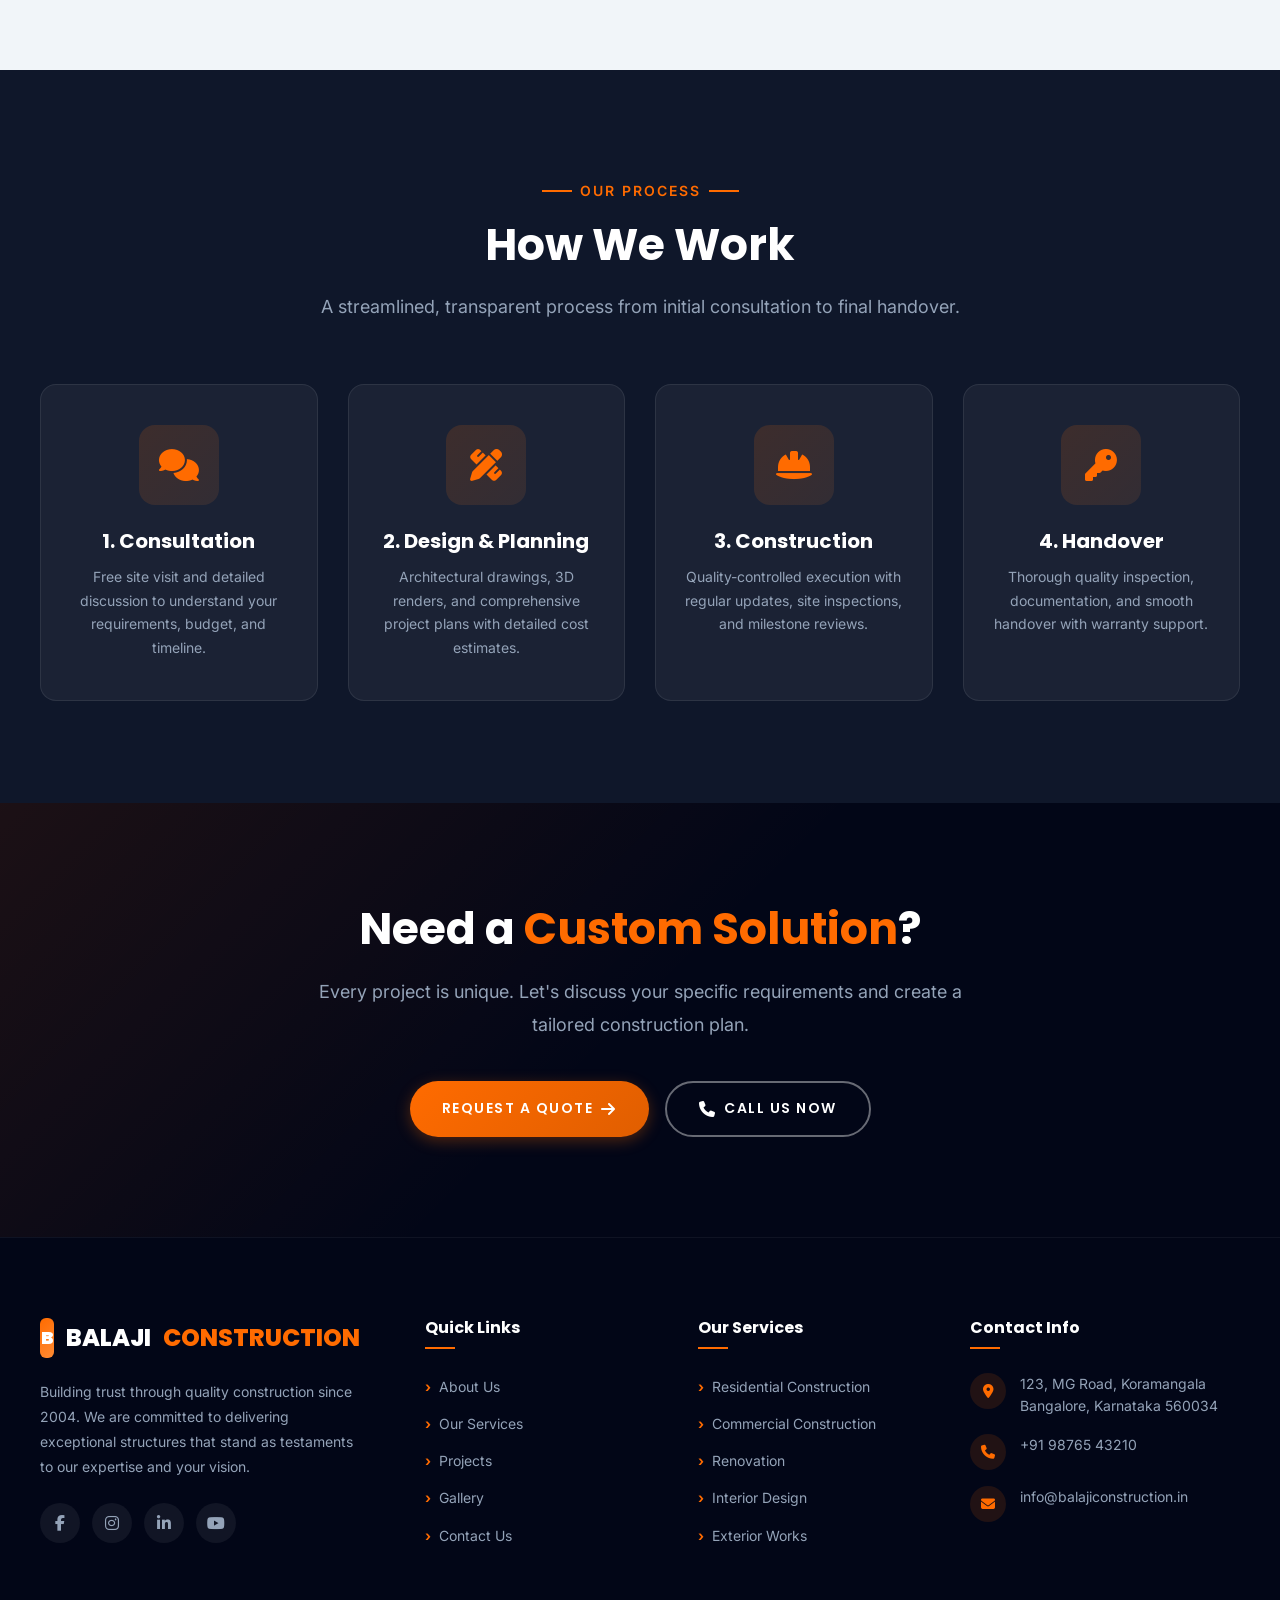
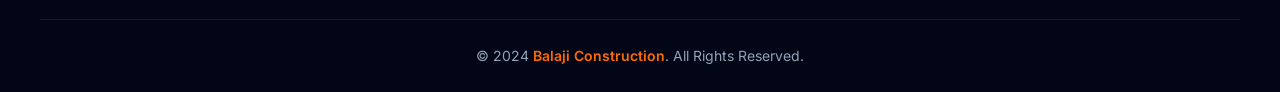
<file: services.html>
<!DOCTYPE html>
<html lang="en">
<head>
  <meta charset="UTF-8">
  <meta name="viewport" content="width=device-width, initial-scale=1.0">
  <meta name="description" content="Explore Balaji Construction's comprehensive services - residential construction, commercial buildings, renovation, interior design, and exterior works.">
  <meta name="keywords" content="construction services, residential construction, commercial building, renovation, interior design, exterior works">
  <title>Our Services | Balaji Construction - Premium Construction Services</title>

  <link rel="preconnect" href="https://fonts.googleapis.com">
  <link rel="preconnect" href="https://fonts.gstatic.com" crossorigin>
  <link href="https://fonts.googleapis.com/css2?family=Inter:wght@300;400;500;600;700&family=Poppins:wght@400;500;600;700;800;900&display=swap" rel="stylesheet">
  <link rel="stylesheet" href="https://cdnjs.cloudflare.com/ajax/libs/font-awesome/6.5.1/css/all.min.css">
  <link rel="stylesheet" href="css/style.css">
  <link rel="stylesheet" href="css/responsive.css">
</head>
<body>

  <!-- Loading Screen -->
  <div class="loader-wrapper" id="loader">
    <div class="loader">
      <div class="loader-logo">BALAJI <span>CONSTRUCTION</span></div>
      <div class="loader-bar"></div>
    </div>
  </div>

  <!-- Navigation -->
  <nav class="navbar scrolled" id="navbar" role="navigation" aria-label="Main navigation">
    <div class="container">
      <a href="index.html" class="nav-logo" aria-label="Balaji Construction Home">
        <div class="nav-logo-icon">B</div>
        <div class="logo-text">BALAJI <span>CONSTRUCTION</span></div>
      </a>
      <div class="nav-overlay" id="navOverlay"></div>
      <ul class="nav-menu" id="navMenu">
        <li><a href="index.html" class="nav-link">Home</a></li>
        <li><a href="about.html" class="nav-link">About</a></li>
        <li><a href="services.html" class="nav-link active">Services</a></li>
        <li><a href="projects.html" class="nav-link">Projects</a></li>
        <li><a href="gallery.html" class="nav-link">Gallery</a></li>
        <li><a href="contact.html" class="nav-link nav-cta">Contact Us</a></li>
      </ul>
      <div class="hamburger" id="hamburger" aria-label="Toggle menu" role="button" tabindex="0">
        <span></span><span></span><span></span>
      </div>
    </div>
  </nav>

  <!-- Page Header -->
  <section class="page-header">
    <div class="shape shape-1"></div>
    <div class="shape shape-2"></div>
    <div class="shape shape-3"></div>
    <div class="container">
      <div class="page-header-content" data-aos="fade-up">
        <h1>Our <span>Services</span></h1>
        <div class="breadcrumb">
          <a href="index.html">Home</a>
          <span class="separator"><i class="fas fa-chevron-right"></i></span>
          <span>Services</span>
        </div>
      </div>
    </div>
  </section>

  <!-- Services Overview -->
  <section class="section">
    <div class="container">
      <div class="section-header" data-aos="fade-up">
        <div class="section-label">What We Offer</div>
        <h2>Comprehensive Construction Solutions</h2>
        <p>End-to-end construction services designed to bring your vision to life, from foundation to finish.</p>
      </div>

      <div class="services-grid">
        <div class="service-card" data-aos="fade-up" data-aos-delay="100">
          <div class="service-icon"><i class="fas fa-home"></i></div>
          <h3>Residential Construction</h3>
          <p>Custom homes, villas, apartments, and independent houses designed for comfortable modern living.</p>
          <a href="#residential" class="service-link">Learn More <i class="fas fa-arrow-right"></i></a>
        </div>
        <div class="service-card" data-aos="fade-up" data-aos-delay="200">
          <div class="service-icon"><i class="fas fa-building"></i></div>
          <h3>Commercial Construction</h3>
          <p>Office complexes, shopping malls, hospitals, and industrial buildings built to the highest standards.</p>
          <a href="#commercial" class="service-link">Learn More <i class="fas fa-arrow-right"></i></a>
        </div>
        <div class="service-card" data-aos="fade-up" data-aos-delay="300">
          <div class="service-icon"><i class="fas fa-tools"></i></div>
          <h3>Renovation & Remodeling</h3>
          <p>Complete home transformations, structural repairs, and modern upgrades for existing properties.</p>
          <a href="#renovation" class="service-link">Learn More <i class="fas fa-arrow-right"></i></a>
        </div>
        <div class="service-card" data-aos="fade-up" data-aos-delay="400">
          <div class="service-icon"><i class="fas fa-couch"></i></div>
          <h3>Interior Design</h3>
          <p>Elegant living spaces with custom furniture, modular kitchens, lighting, and premium finishes.</p>
          <a href="#interior" class="service-link">Learn More <i class="fas fa-arrow-right"></i></a>
        </div>
        <div class="service-card" data-aos="fade-up" data-aos-delay="500">
          <div class="service-icon"><i class="fas fa-tree"></i></div>
          <h3>Exterior Works</h3>
          <p>Landscaping, driveways, outdoor living spaces, boundary walls, and facade enhancements.</p>
          <a href="#exterior" class="service-link">Learn More <i class="fas fa-arrow-right"></i></a>
        </div>
        <div class="service-card" data-aos="fade-up" data-aos-delay="600">
          <div class="service-icon"><i class="fas fa-drafting-compass"></i></div>
          <h3>Architectural Planning</h3>
          <p>3D modeling, structural engineering, Vastu-compliant designs, and comprehensive project planning.</p>
          <a href="#planning" class="service-link">Learn More <i class="fas fa-arrow-right"></i></a>
        </div>
      </div>
    </div>
  </section>

  <!-- Detailed Service Sections -->
  <section class="section section-gray">
    <div class="container">
      <div class="section-header" data-aos="fade-up">
        <div class="section-label">In Detail</div>
        <h2>Service Highlights</h2>
        <p>A closer look at what makes our services stand apart in the construction industry.</p>
      </div>

      <!-- Residential -->
      <div class="service-detail-card" id="residential" data-aos="fade-up">
        <div class="service-detail-image">
          <img src="images/project-residential.png" alt="Luxury residential construction project">
        </div>
        <div class="service-detail-content">
          <h3>Residential Construction</h3>
          <p>
            We build homes that families love for generations. From contemporary 2BHK apartments to 
            sprawling luxury villas, every residential project is crafted with precision, premium 
            materials, and a deep understanding of modern living requirements.
          </p>
          <ul class="service-features-list">
            <li><i class="fas fa-check-circle"></i> Custom floor plan design & Vastu compliance</li>
            <li><i class="fas fa-check-circle"></i> Premium construction materials (UltraTech, JSW)</li>
            <li><i class="fas fa-check-circle"></i> Earthquake-resistant RCC structure</li>
            <li><i class="fas fa-check-circle"></i> Smart home wiring & automation ready</li>
            <li><i class="fas fa-check-circle"></i> Rainwater harvesting & solar panel provision</li>
          </ul>
          <a href="contact.html" class="btn btn-primary">Get a Quote <i class="fas fa-arrow-right"></i></a>
        </div>
      </div>

      <!-- Commercial -->
      <div class="service-detail-card" id="commercial" data-aos="fade-up">
        <div class="service-detail-image">
          <img src="images/project-commercial.png" alt="Modern commercial building project">
        </div>
        <div class="service-detail-content">
          <h3>Commercial Construction</h3>
          <p>
            Our commercial projects are designed to maximize functionality, aesthetics, and return 
            on investment. We've built IT parks, corporate headquarters, retail complexes, and 
            hospitality spaces that become landmarks.
          </p>
          <ul class="service-features-list">
            <li><i class="fas fa-check-circle"></i> LEED & IGBC green building standards</li>
            <li><i class="fas fa-check-circle"></i> Advanced fire safety & evacuation systems</li>
            <li><i class="fas fa-check-circle"></i> High-speed elevator integration</li>
            <li><i class="fas fa-check-circle"></i> Central HVAC & building management systems</li>
            <li><i class="fas fa-check-circle"></i> Modular office space configurations</li>
          </ul>
          <a href="contact.html" class="btn btn-primary">Get a Quote <i class="fas fa-arrow-right"></i></a>
        </div>
      </div>

      <!-- Renovation -->
      <div class="service-detail-card" id="renovation" data-aos="fade-up">
        <div class="service-detail-image">
          <img src="images/project-renovation.png" alt="Beautiful renovation project">
        </div>
        <div class="service-detail-content">
          <h3>Renovation & Remodeling</h3>
          <p>
            Transform your existing space into something extraordinary. Our renovation experts 
            breathe new life into aging structures while preserving their character and adding 
            modern amenities for contemporary comfort.
          </p>
          <ul class="service-features-list">
            <li><i class="fas fa-check-circle"></i> Complete structural assessment</li>
            <li><i class="fas fa-check-circle"></i> Kitchen & bathroom remodeling</li>
            <li><i class="fas fa-check-circle"></i> Waterproofing & damp-proofing solutions</li>
            <li><i class="fas fa-check-circle"></i> Electrical & plumbing rewiring</li>
            <li><i class="fas fa-check-circle"></i> Modern facade & terrace renovations</li>
          </ul>
          <a href="contact.html" class="btn btn-primary">Get a Quote <i class="fas fa-arrow-right"></i></a>
        </div>
      </div>

      <!-- Interior -->
      <div class="service-detail-card" id="interior" data-aos="fade-up">
        <div class="service-detail-image">
          <img src="images/project-interior.png" alt="Premium interior design project">
        </div>
        <div class="service-detail-content">
          <h3>Interior Design</h3>
          <p>
            Our interior design team creates spaces that are both beautiful and functional. From 
            contemporary minimalism to classic elegance, we work with the finest materials and 
            craftsmanship to transform interiors.
          </p>
          <ul class="service-features-list">
            <li><i class="fas fa-check-circle"></i> 3D visualization before execution</li>
            <li><i class="fas fa-check-circle"></i> Custom furniture & modular wardrobes</li>
            <li><i class="fas fa-check-circle"></i> Italian marble & premium flooring</li>
            <li><i class="fas fa-check-circle"></i> Designer lighting & false ceiling</li>
            <li><i class="fas fa-check-circle"></i> Modular kitchen with Hettich fittings</li>
          </ul>
          <a href="contact.html" class="btn btn-primary">Get a Quote <i class="fas fa-arrow-right"></i></a>
        </div>
      </div>

      <!-- Exterior -->
      <div class="service-detail-card" id="exterior" data-aos="fade-up">
        <div class="service-detail-image">
          <img src="images/project-exterior.png" alt="Beautiful exterior landscaping project">
        </div>
        <div class="service-detail-content">
          <h3>Exterior Works</h3>
          <p>
            Create stunning outdoor spaces that complement your property. From manicured 
            gardens to functional driveways, our exterior solutions add value and curb 
            appeal to every property.
          </p>
          <ul class="service-features-list">
            <li><i class="fas fa-check-circle"></i> Professional landscaping & garden design</li>
            <li><i class="fas fa-check-circle"></i> Interlocking paver driveways & pathways</li>
            <li><i class="fas fa-check-circle"></i> Swimming pools & outdoor kitchens</li>
            <li><i class="fas fa-check-circle"></i> Boundary walls & decorative fencing</li>
            <li><i class="fas fa-check-circle"></i> Outdoor lighting & water features</li>
          </ul>
          <a href="contact.html" class="btn btn-primary">Get a Quote <i class="fas fa-arrow-right"></i></a>
        </div>
      </div>
    </div>
  </section>

  <!-- Process Section -->
  <section class="section section-dark" id="planning">
    <div class="container">
      <div class="section-header" data-aos="fade-up">
        <div class="section-label">Our Process</div>
        <h2>How We Work</h2>
        <p>A streamlined, transparent process from initial consultation to final handover.</p>
      </div>

      <div class="why-us-grid">
        <div class="why-us-card" data-aos="fade-up" data-aos-delay="100">
          <div class="why-us-icon">
            <i class="fas fa-comments"></i>
          </div>
          <h4>1. Consultation</h4>
          <p>Free site visit and detailed discussion to understand your requirements, budget, and timeline.</p>
        </div>
        <div class="why-us-card" data-aos="fade-up" data-aos-delay="200">
          <div class="why-us-icon">
            <i class="fas fa-pencil-ruler"></i>
          </div>
          <h4>2. Design & Planning</h4>
          <p>Architectural drawings, 3D renders, and comprehensive project plans with detailed cost estimates.</p>
        </div>
        <div class="why-us-card" data-aos="fade-up" data-aos-delay="300">
          <div class="why-us-icon">
            <i class="fas fa-hard-hat"></i>
          </div>
          <h4>3. Construction</h4>
          <p>Quality-controlled execution with regular updates, site inspections, and milestone reviews.</p>
        </div>
        <div class="why-us-card" data-aos="fade-up" data-aos-delay="400">
          <div class="why-us-icon">
            <i class="fas fa-key"></i>
          </div>
          <h4>4. Handover</h4>
          <p>Thorough quality inspection, documentation, and smooth handover with warranty support.</p>
        </div>
      </div>
    </div>
  </section>

  <!-- CTA -->
  <section class="cta-section">
    <div class="container">
      <div class="cta-content" data-aos="fade-up">
        <h2>Need a <span class="text-primary">Custom Solution</span>?</h2>
        <p>Every project is unique. Let's discuss your specific requirements and create a tailored construction plan.</p>
        <div class="cta-buttons">
          <a href="contact.html" class="btn btn-primary">Request a Quote <i class="fas fa-arrow-right"></i></a>
          <a href="tel:+919876543210" class="btn btn-secondary"><i class="fas fa-phone"></i> Call Us Now</a>
        </div>
      </div>
    </div>
  </section>

  <!-- Footer -->
  <footer class="footer" role="contentinfo">
    <div class="container">
      <div class="footer-grid">
        <div class="footer-about">
          <div class="footer-logo">
            <div class="footer-logo-icon">B</div>
            BALAJI <span>CONSTRUCTION</span>
          </div>
          <p>Building trust through quality construction since 2004. We are committed to delivering exceptional structures that stand as testaments to our expertise and your vision.</p>
          <div class="footer-socials">
            <a href="#" class="footer-social-link" aria-label="Facebook"><i class="fab fa-facebook-f"></i></a>
            <a href="#" class="footer-social-link" aria-label="Instagram"><i class="fab fa-instagram"></i></a>
            <a href="#" class="footer-social-link" aria-label="LinkedIn"><i class="fab fa-linkedin-in"></i></a>
            <a href="#" class="footer-social-link" aria-label="YouTube"><i class="fab fa-youtube"></i></a>
          </div>
        </div>
        <div class="footer-column">
          <h4>Quick Links</h4>
          <ul class="footer-links">
            <li><a href="about.html">About Us</a></li>
            <li><a href="services.html">Our Services</a></li>
            <li><a href="projects.html">Projects</a></li>
            <li><a href="gallery.html">Gallery</a></li>
            <li><a href="contact.html">Contact Us</a></li>
          </ul>
        </div>
        <div class="footer-column">
          <h4>Our Services</h4>
          <ul class="footer-links">
            <li><a href="#residential">Residential Construction</a></li>
            <li><a href="#commercial">Commercial Construction</a></li>
            <li><a href="#renovation">Renovation</a></li>
            <li><a href="#interior">Interior Design</a></li>
            <li><a href="#exterior">Exterior Works</a></li>
          </ul>
        </div>
        <div class="footer-column">
          <h4>Contact Info</h4>
          <div class="footer-contact-item">
            <div class="footer-contact-icon"><i class="fas fa-map-marker-alt"></i></div>
            <p>123, MG Road, Koramangala<br>Bangalore, Karnataka 560034</p>
          </div>
          <div class="footer-contact-item">
            <div class="footer-contact-icon"><i class="fas fa-phone"></i></div>
            <p><a href="tel:+919876543210">+91 98765 43210</a></p>
          </div>
          <div class="footer-contact-item">
            <div class="footer-contact-icon"><i class="fas fa-envelope"></i></div>
            <p><a href="mailto:info@balajiconstruction.in">info@balajiconstruction.in</a></p>
          </div>
        </div>
      </div>
      <div class="footer-bottom">
        <p>&copy; 2024 <a href="index.html">Balaji Construction</a>. All Rights Reserved.</p>
      </div>
    </div>
  </footer>

  <button class="scroll-top" id="scrollTop" aria-label="Scroll to top"><i class="fas fa-chevron-up"></i></button>

  <script src="js/main.js"></script>
</body>
</html>
</file>
<file: css/style.css>
/* ============================================
   BALAJI CONSTRUCTION - Main Stylesheet
   Premium Construction Company Website
   ============================================ */

/* ---- CSS Custom Properties (Design Tokens) ---- */
:root {
  /* Brand Colors - Orange + Navy Blue Premium Theme */
  --primary: #FF6B00;
  --primary-dark: #E05E00;
  --primary-light: #FF8A33;
  --secondary: #0F172A;
  --secondary-light: #1E293B;
  --secondary-dark: #020617;
  --accent: #E2E8F0;
  --accent-light: #F1F5F9;

  /* Neutral Colors */
  --bg-white: #FFFFFF;
  --bg-light: #F8FAFC;
  --bg-gray: #F1F5F9;
  --bg-dark: #0F172A;
  --text-primary: #0F172A;
  --text-secondary: #334155;
  --text-muted: #64748B;
  --text-light: #94A3B8;
  --text-white: #FFFFFF;
  --border-color: #E2E8F0;
  --border-light: #F1F5F9;

  /* Typography */
  --font-heading: 'Poppins', sans-serif;
  --font-body: 'Inter', sans-serif;
  --fs-display: clamp(2.5rem, 5vw, 4.5rem);
  --fs-h1: clamp(2rem, 4vw, 3.5rem);
  --fs-h2: clamp(1.75rem, 3.5vw, 2.75rem);
  --fs-h3: clamp(1.25rem, 2vw, 1.75rem);
  --fs-h4: 1.25rem;
  --fs-body: 1rem;
  --fs-body-lg: 1.125rem;
  --fs-small: 0.875rem;
  --fs-xs: 0.75rem;

  /* Spacing */
  --section-padding: clamp(60px, 8vw, 120px);
  --container-max: 1280px;
  --container-padding: clamp(16px, 4vw, 40px);

  /* Shadows */
  --shadow-sm: 0 1px 2px rgba(0, 0, 0, 0.05);
  --shadow-md: 0 4px 6px -1px rgba(0, 0, 0, 0.1), 0 2px 4px -2px rgba(0, 0, 0, 0.1);
  --shadow-lg: 0 10px 15px -3px rgba(0, 0, 0, 0.1), 0 4px 6px -4px rgba(0, 0, 0, 0.1);
  --shadow-xl: 0 20px 25px -5px rgba(0, 0, 0, 0.1), 0 8px 10px -6px rgba(0, 0, 0, 0.1);
  --shadow-2xl: 0 25px 50px -12px rgba(0, 0, 0, 0.25);
  --shadow-card: 0 4px 24px rgba(0, 0, 0, 0.08);
  --shadow-card-hover: 0 12px 40px rgba(0, 0, 0, 0.15);
  --shadow-primary: 0 8px 24px rgba(255, 107, 0, 0.35);

  /* Border Radius */
  --radius-sm: 6px;
  --radius-md: 10px;
  --radius-lg: 16px;
  --radius-xl: 24px;
  --radius-full: 9999px;

  /* Transitions */
  --transition-fast: 0.2s ease;
  --transition-base: 0.3s ease;
  --transition-slow: 0.5s ease;
  --transition-smooth: 0.4s cubic-bezier(0.4, 0, 0.2, 1);

  /* Z-index Scale */
  --z-dropdown: 100;
  --z-sticky: 200;
  --z-fixed: 300;
  --z-overlay: 400;
  --z-modal: 500;
  --z-toast: 600;
}


/* ---- CSS Reset & Base Styles ---- */
*,
*::before,
*::after {
  margin: 0;
  padding: 0;
  box-sizing: border-box;
}

html {
  scroll-behavior: smooth;
  -webkit-text-size-adjust: 100%;
}

body {
  font-family: var(--font-body);
  font-size: var(--fs-body);
  line-height: 1.7;
  color: var(--text-secondary);
  background-color: var(--bg-light);
  overflow-x: hidden;
  -webkit-font-smoothing: antialiased;
  -moz-osx-font-smoothing: grayscale;
}

img {
  max-width: 100%;
  height: auto;
  display: block;
}

a {
  text-decoration: none;
  color: inherit;
  transition: color var(--transition-fast);
}

ul, ol {
  list-style: none;
}

button {
  cursor: pointer;
  border: none;
  outline: none;
  font-family: inherit;
  background: none;
}

input, textarea, select {
  font-family: inherit;
  font-size: inherit;
  outline: none;
}

h1, h2, h3, h4, h5, h6 {
  font-family: var(--font-heading);
  font-weight: 700;
  line-height: 1.2;
  color: var(--text-primary);
}


/* ---- Utility Classes ---- */
.container {
  width: 100%;
  max-width: var(--container-max);
  margin: 0 auto;
  padding: 0 var(--container-padding);
}

.section {
  padding: var(--section-padding) 0;
}

.section-dark {
  background-color: var(--secondary);
  color: var(--text-white);
}

.section-dark h2,
.section-dark h3,
.section-dark h4 {
  color: var(--text-white);
}

.section-gray {
  background-color: var(--bg-gray);
}

.section-header {
  text-align: center;
  max-width: 700px;
  margin: 0 auto 60px;
}

.section-header .section-label {
  display: inline-flex;
  align-items: center;
  gap: 8px;
  font-size: var(--fs-small);
  font-weight: 600;
  text-transform: uppercase;
  letter-spacing: 2px;
  color: var(--primary);
  margin-bottom: 16px;
}

.section-header .section-label::before,
.section-header .section-label::after {
  content: '';
  width: 30px;
  height: 2px;
  background: var(--primary);
}

.section-header h2 {
  font-size: var(--fs-h2);
  margin-bottom: 20px;
}

.section-header p {
  font-size: var(--fs-body-lg);
  color: var(--text-secondary);
  line-height: 1.8;
}

.section-dark .section-header p {
  color: var(--text-light);
}

.text-primary { color: var(--primary); }
.text-accent { color: var(--accent); }
.text-white { color: var(--text-white); }
.text-center { text-align: center; }


/* ---- Loading Screen ---- */
.loader-wrapper {
  position: fixed;
  top: 0;
  left: 0;
  width: 100%;
  height: 100%;
  background: var(--secondary-dark);
  display: flex;
  align-items: center;
  justify-content: center;
  z-index: 9999;
  transition: opacity 0.6s ease, visibility 0.6s ease;
}

.loader-wrapper.loaded {
  opacity: 0;
  visibility: hidden;
}

.loader {
  display: flex;
  flex-direction: column;
  align-items: center;
  gap: 24px;
}

.loader-logo {
  font-family: var(--font-heading);
  font-size: 2rem;
  font-weight: 800;
  color: var(--text-white);
}

.loader-logo span {
  color: var(--primary);
}

.loader-bar {
  width: 200px;
  height: 3px;
  background: rgba(255, 255, 255, 0.1);
  border-radius: var(--radius-full);
  overflow: hidden;
}

.loader-bar::after {
  content: '';
  display: block;
  width: 40%;
  height: 100%;
  background: linear-gradient(90deg, var(--primary), var(--primary-light));
  border-radius: var(--radius-full);
  animation: loaderSlide 1.2s ease-in-out infinite;
}

@keyframes loaderSlide {
  0% { transform: translateX(-100%); }
  100% { transform: translateX(350%); }
}


/* ---- Navigation ---- */
.navbar {
  position: fixed;
  top: 0;
  left: 0;
  width: 100%;
  z-index: var(--z-fixed);
  transition: all var(--transition-base);
  padding: 20px 0;
}

.navbar.scrolled {
  background: rgba(15, 23, 42, 0.97);
  backdrop-filter: blur(20px);
  -webkit-backdrop-filter: blur(20px);
  box-shadow: 0 2px 20px rgba(0, 0, 0, 0.2);
  padding: 12px 0;
}

.navbar .container {
  display: flex;
  align-items: center;
  justify-content: space-between;
}

.nav-logo {
  display: flex;
  align-items: center;
  gap: 12px;
  font-family: var(--font-heading);
  font-size: 1.5rem;
  font-weight: 800;
  color: var(--text-white);
  z-index: 10;
}

.navbar.scrolled .nav-logo {
  color: var(--text-white);
}

.nav-logo-icon {
  width: 44px;
  height: 44px;
  background: linear-gradient(135deg, var(--primary), var(--primary-light));
  border-radius: var(--radius-sm);
  display: flex;
  align-items: center;
  justify-content: center;
  font-size: 1.25rem;
  color: white;
  font-weight: 900;
  box-shadow: var(--shadow-primary);
}

.nav-logo .logo-text span {
  color: var(--primary);
}

.nav-menu {
  display: flex;
  align-items: center;
  gap: 36px;
}

.nav-link {
  font-size: var(--fs-small);
  font-weight: 500;
  color: rgba(255, 255, 255, 0.85);
  text-transform: uppercase;
  letter-spacing: 1px;
  position: relative;
  padding: 4px 0;
}

.navbar.scrolled .nav-link {
  color: rgba(255, 255, 255, 0.8);
}

.nav-link::after {
  content: '';
  position: absolute;
  bottom: -2px;
  left: 0;
  width: 0;
  height: 2px;
  background: var(--primary);
  transition: width var(--transition-base);
}

.nav-link:hover::after,
.nav-link.active::after {
  width: 100%;
}

.nav-link:hover,
.nav-link.active {
  color: var(--primary);
}

.navbar.scrolled .nav-link:hover,
.navbar.scrolled .nav-link.active {
  color: var(--primary);
}

.nav-cta {
  padding: 10px 24px;
  background: var(--primary);
  color: var(--text-white) !important;
  border-radius: var(--radius-full);
  font-weight: 600;
  font-size: var(--fs-small);
  text-transform: uppercase;
  letter-spacing: 1px;
  transition: all var(--transition-base);
}

.nav-cta::after { display: none; }

.nav-cta:hover {
  background: var(--primary-dark);
  transform: translateY(-2px);
  box-shadow: var(--shadow-primary);
}

/* Hamburger Menu */
.hamburger {
  display: none;
  flex-direction: column;
  gap: 5px;
  width: 28px;
  cursor: pointer;
  z-index: 10;
}

.hamburger span {
  width: 100%;
  height: 2.5px;
  background: var(--text-white);
  border-radius: var(--radius-full);
  transition: all var(--transition-base);
}

.navbar.scrolled .hamburger span {
  background: var(--text-white);
}

.hamburger.active span:nth-child(1) {
  transform: translateY(7.5px) rotate(45deg);
}

.hamburger.active span:nth-child(2) {
  opacity: 0;
  transform: translateX(-10px);
}

.hamburger.active span:nth-child(3) {
  transform: translateY(-7.5px) rotate(-45deg);
}


/* ---- Buttons ---- */
.btn {
  display: inline-flex;
  align-items: center;
  gap: 8px;
  padding: 14px 32px;
  font-family: var(--font-heading);
  font-size: var(--fs-small);
  font-weight: 600;
  text-transform: uppercase;
  letter-spacing: 1.5px;
  border-radius: var(--radius-full);
  transition: all var(--transition-smooth);
  position: relative;
  overflow: hidden;
}

.btn-primary {
  background: linear-gradient(135deg, var(--primary), var(--primary-dark));
  color: var(--text-white);
  box-shadow: 0 4px 15px rgba(255, 107, 0, 0.3);
}

.btn-primary:hover {
  transform: translateY(-3px);
  box-shadow: 0 8px 25px rgba(255, 107, 0, 0.45);
}

.btn-secondary {
  background: transparent;
  color: var(--text-white);
  border: 2px solid rgba(255, 255, 255, 0.4);
}

.btn-secondary:hover {
  background: var(--text-white);
  color: var(--text-primary);
  border-color: var(--text-white);
  transform: translateY(-3px);
}

.btn-outline {
  background: transparent;
  color: var(--primary);
  border: 2px solid var(--primary);
}

.btn-outline:hover {
  background: var(--primary);
  color: var(--text-white);
  transform: translateY(-3px);
  box-shadow: var(--shadow-primary);
}

.btn-dark {
  background: var(--secondary);
  color: var(--text-white);
}

.btn-dark:hover {
  background: var(--secondary-dark);
  transform: translateY(-3px);
  box-shadow: var(--shadow-xl);
}

.btn i {
  font-size: 1rem;
  transition: transform var(--transition-base);
}

.btn:hover i {
  transform: translateX(4px);
}


/* ---- Hero Section ---- */
.hero {
  position: relative;
  min-height: 100vh;
  display: flex;
  align-items: center;
  overflow: hidden;
}

.hero-bg {
  position: absolute;
  top: 0;
  left: 0;
  width: 100%;
  height: 100%;
  z-index: -2;
}

.hero-bg img {
  width: 100%;
  height: 100%;
  object-fit: cover;
}

.hero-overlay {
  position: absolute;
  top: 0;
  left: 0;
  width: 100%;
  height: 100%;
  background: linear-gradient(
    135deg,
    rgba(15, 23, 42, 0.9) 0%,
    rgba(15, 23, 42, 0.7) 50%,
    rgba(15, 23, 42, 0.85) 100%
  );
  z-index: -1;
}

.hero-content {
  padding-top: 100px;
  max-width: 750px;
}

.hero-badge {
  display: inline-flex;
  align-items: center;
  gap: 10px;
  padding: 8px 20px;
  background: rgba(255, 107, 0, 0.15);
  border: 1px solid rgba(255, 107, 0, 0.3);
  border-radius: var(--radius-full);
  color: var(--primary-light);
  font-size: var(--fs-small);
  font-weight: 600;
  letter-spacing: 1px;
  text-transform: uppercase;
  margin-bottom: 24px;
  backdrop-filter: blur(10px);
}

.hero-badge i {
  font-size: 0.75rem;
}

.hero h1 {
  font-size: var(--fs-display);
  color: var(--text-white);
  margin-bottom: 24px;
  line-height: 1.1;
}

.hero h1 span {
  background: linear-gradient(135deg, var(--primary), var(--primary-light));
  -webkit-background-clip: text;
  -webkit-text-fill-color: transparent;
  background-clip: text;
}

.hero-description {
  font-size: var(--fs-body-lg);
  color: rgba(255, 255, 255, 0.75);
  margin-bottom: 40px;
  max-width: 600px;
  line-height: 1.8;
}

.hero-buttons {
  display: flex;
  gap: 16px;
  flex-wrap: wrap;
  margin-bottom: 60px;
}

.hero-stats {
  display: flex;
  gap: 48px;
  padding-top: 40px;
  border-top: 1px solid rgba(255, 255, 255, 0.1);
}

.hero-stat {
  text-align: left;
}

.hero-stat h3 {
  font-size: 2.5rem;
  font-weight: 800;
  color: var(--text-white);
  margin-bottom: 4px;
}

.hero-stat h3 span {
  color: var(--primary);
}

.hero-stat p {
  font-size: var(--fs-small);
  color: rgba(255, 255, 255, 0.6);
  text-transform: uppercase;
  letter-spacing: 1px;
}

/* Hero scroll indicator */
.hero-scroll {
  position: absolute;
  bottom: 40px;
  left: 50%;
  transform: translateX(-50%);
  display: flex;
  flex-direction: column;
  align-items: center;
  gap: 8px;
  color: rgba(255, 255, 255, 0.5);
  font-size: var(--fs-xs);
  text-transform: uppercase;
  letter-spacing: 2px;
  animation: scrollBounce 2s ease-in-out infinite;
}

.hero-scroll-mouse {
  width: 24px;
  height: 40px;
  border: 2px solid rgba(255, 255, 255, 0.3);
  border-radius: 12px;
  position: relative;
}

.hero-scroll-mouse::after {
  content: '';
  position: absolute;
  top: 6px;
  left: 50%;
  transform: translateX(-50%);
  width: 4px;
  height: 8px;
  background: var(--primary);
  border-radius: 2px;
  animation: scrollWheel 2s ease-in-out infinite;
}

@keyframes scrollBounce {
  0%, 100% { transform: translateX(-50%) translateY(0); }
  50% { transform: translateX(-50%) translateY(10px); }
}

@keyframes scrollWheel {
  0% { opacity: 1; transform: translateX(-50%) translateY(0); }
  100% { opacity: 0; transform: translateX(-50%) translateY(12px); }
}


/* ---- Page Header (inner pages) ---- */
.page-header {
  position: relative;
  padding: 160px 0 80px;
  background: var(--secondary-dark);
  overflow: hidden;
}

.page-header::before {
  content: '';
  position: absolute;
  top: 0;
  left: 0;
  width: 100%;
  height: 100%;
  background: linear-gradient(135deg, rgba(255, 107, 0, 0.08) 0%, transparent 50%);
}

.page-header-content {
  position: relative;
  text-align: center;
}

.page-header h1 {
  font-size: var(--fs-h1);
  color: var(--text-white);
  margin-bottom: 16px;
}

.page-header h1 span {
  color: var(--primary);
}

.breadcrumb {
  display: flex;
  align-items: center;
  justify-content: center;
  gap: 12px;
  font-size: var(--fs-small);
  color: var(--text-light);
}

.breadcrumb a {
  color: var(--text-light);
  transition: color var(--transition-fast);
}

.breadcrumb a:hover {
  color: var(--primary);
}

.breadcrumb .separator {
  color: var(--primary);
  font-size: 0.6rem;
}

/* Floating geometric shapes for page headers */
.page-header .shape {
  position: absolute;
  border: 2px solid rgba(255, 107, 0, 0.15);
  border-radius: var(--radius-sm);
  animation: floatShape 6s ease-in-out infinite;
}

.page-header .shape-1 {
  width: 80px;
  height: 80px;
  top: 20%;
  left: 10%;
  animation-delay: 0s;
}

.page-header .shape-2 {
  width: 50px;
  height: 50px;
  top: 60%;
  right: 15%;
  animation-delay: 2s;
}

.page-header .shape-3 {
  width: 35px;
  height: 35px;
  bottom: 20%;
  left: 25%;
  animation-delay: 4s;
}

@keyframes floatShape {
  0%, 100% { transform: translateY(0) rotate(0deg); }
  50% { transform: translateY(-20px) rotate(45deg); }
}


/* ---- About Preview Section ---- */
.about-preview {
  display: grid;
  grid-template-columns: 1fr 1fr;
  gap: 60px;
  align-items: center;
}

.about-preview-image {
  position: relative;
}

.about-preview-image img {
  border-radius: var(--radius-lg);
  box-shadow: var(--shadow-xl);
  width: 100%;
  height: 500px;
  object-fit: cover;
}

.about-preview-image .experience-badge {
  position: absolute;
  bottom: -20px;
  right: -20px;
  width: 140px;
  height: 140px;
  background: linear-gradient(135deg, var(--primary), var(--primary-light));
  border-radius: var(--radius-lg);
  display: flex;
  flex-direction: column;
  align-items: center;
  justify-content: center;
  color: var(--text-white);
  box-shadow: var(--shadow-primary);
}

.experience-badge h3 {
  font-size: 2.5rem;
  font-weight: 900;
  color: var(--text-white);
  line-height: 1;
}

.experience-badge p {
  font-size: var(--fs-xs);
  text-transform: uppercase;
  letter-spacing: 1px;
  text-align: center;
  line-height: 1.3;
}

.about-preview-content .about-label {
  display: inline-flex;
  align-items: center;
  gap: 8px;
  font-size: var(--fs-small);
  font-weight: 600;
  text-transform: uppercase;
  letter-spacing: 2px;
  color: var(--primary);
  margin-bottom: 16px;
}

.about-preview-content .about-label::before {
  content: '';
  width: 30px;
  height: 2px;
  background: var(--primary);
}

.about-preview-content h2 {
  font-size: var(--fs-h2);
  margin-bottom: 20px;
}

.about-preview-content p {
  color: var(--text-secondary);
  margin-bottom: 16px;
  line-height: 1.8;
}

.about-features {
  display: grid;
  grid-template-columns: 1fr 1fr;
  gap: 16px;
  margin: 32px 0;
}

.about-feature {
  display: flex;
  align-items: center;
  gap: 12px;
  font-weight: 500;
}

.about-feature i {
  width: 28px;
  height: 28px;
  display: flex;
  align-items: center;
  justify-content: center;
  background: rgba(255, 107, 0, 0.1);
  color: var(--primary);
  border-radius: var(--radius-full);
  font-size: 0.75rem;
  flex-shrink: 0;
}


/* ---- Services Section ---- */
.services-grid {
  display: grid;
  grid-template-columns: repeat(3, 1fr);
  gap: 30px;
}

.service-card {
  background: var(--bg-white);
  border-radius: var(--radius-lg);
  padding: 40px 32px;
  transition: all var(--transition-smooth);
  position: relative;
  overflow: hidden;
  border: 1px solid var(--border-color);
}

.service-card::before {
  content: '';
  position: absolute;
  top: 0;
  left: 0;
  width: 100%;
  height: 4px;
  background: linear-gradient(90deg, var(--primary), var(--primary-light));
  transform: scaleX(0);
  transform-origin: left;
  transition: transform var(--transition-smooth);
}

.service-card:hover::before {
  transform: scaleX(1);
}

.service-card:hover {
  transform: translateY(-8px);
  box-shadow: var(--shadow-card-hover);
  border-color: transparent;
}

.service-icon {
  width: 70px;
  height: 70px;
  background: linear-gradient(135deg, rgba(255, 107, 0, 0.1), rgba(255, 138, 51, 0.08));
  border-radius: var(--radius-md);
  display: flex;
  align-items: center;
  justify-content: center;
  margin-bottom: 24px;
  transition: all var(--transition-smooth);
}

.service-icon i {
  font-size: 1.75rem;
  color: var(--primary);
  transition: all var(--transition-smooth);
}

.service-card:hover .service-icon {
  background: linear-gradient(135deg, var(--primary), var(--primary-light));
}

.service-card:hover .service-icon i {
  color: var(--text-white);
  transform: scale(1.1);
}

.service-card h3 {
  font-size: var(--fs-h4);
  margin-bottom: 14px;
  color: var(--secondary);
}

.service-card p {
  color: var(--text-secondary);
  font-size: var(--fs-small);
  line-height: 1.7;
  margin-bottom: 20px;
}

.service-link {
  display: inline-flex;
  align-items: center;
  gap: 8px;
  font-size: var(--fs-small);
  font-weight: 600;
  color: var(--primary);
  text-transform: uppercase;
  letter-spacing: 1px;
}

.service-link i {
  transition: transform var(--transition-base);
}

.service-link:hover i {
  transform: translateX(6px);
}

/* Services page detailed cards */
.service-detail-card {
  display: grid;
  grid-template-columns: 1fr 1fr;
  gap: 60px;
  align-items: center;
  padding: 60px 0;
  border-bottom: 1px solid var(--border-color);
}

.service-detail-card:nth-child(even) {
  direction: rtl;
}

.service-detail-card:nth-child(even) > * {
  direction: ltr;
}

.service-detail-card:last-child {
  border-bottom: none;
}

.service-detail-image {
  position: relative;
  border-radius: var(--radius-lg);
  overflow: hidden;
}

.service-detail-image img {
  width: 100%;
  height: 400px;
  object-fit: cover;
  transition: transform var(--transition-slow);
}

.service-detail-image:hover img {
  transform: scale(1.05);
}

.service-detail-content h3 {
  font-size: var(--fs-h3);
  margin-bottom: 16px;
}

.service-detail-content p {
  color: var(--text-secondary);
  line-height: 1.8;
  margin-bottom: 24px;
}

.service-features-list {
  margin-bottom: 32px;
}

.service-features-list li {
  display: flex;
  align-items: center;
  gap: 12px;
  padding: 8px 0;
  font-weight: 500;
  color: var(--text-secondary);
}

.service-features-list li i {
  color: var(--primary);
  font-size: 0.875rem;
}


/* ---- Featured Projects Section ---- */
.projects-grid {
  display: grid;
  grid-template-columns: repeat(3, 1fr);
  gap: 30px;
}

.project-card {
  position: relative;
  border-radius: var(--radius-lg);
  overflow: hidden;
  cursor: pointer;
  group: true;
}

.project-card img {
  width: 100%;
  height: 350px;
  object-fit: cover;
  transition: transform var(--transition-slow);
}

.project-card:hover img {
  transform: scale(1.08);
}

.project-overlay {
  position: absolute;
  bottom: 0;
  left: 0;
  right: 0;
  padding: 30px;
  background: linear-gradient(to top, rgba(15, 23, 42, 0.9) 0%, transparent 100%);
  transform: translateY(30px);
  opacity: 0;
  transition: all var(--transition-smooth);
}

.project-card:hover .project-overlay {
  transform: translateY(0);
  opacity: 1;
}

.project-category {
  display: inline-block;
  padding: 4px 14px;
  background: rgba(255, 107, 0, 0.9);
  color: var(--text-white);
  font-size: var(--fs-xs);
  font-weight: 600;
  text-transform: uppercase;
  letter-spacing: 1px;
  border-radius: var(--radius-full);
  margin-bottom: 10px;
}

.project-overlay h3 {
  font-size: var(--fs-h4);
  color: var(--text-white);
  margin-bottom: 6px;
}

.project-overlay p {
  font-size: var(--fs-small);
  color: rgba(255, 255, 255, 0.7);
}

/* Project Filters */
.project-filters {
  display: flex;
  align-items: center;
  justify-content: center;
  gap: 12px;
  flex-wrap: wrap;
  margin-bottom: 48px;
}

.filter-btn {
  padding: 10px 24px;
  font-size: var(--fs-small);
  font-weight: 600;
  color: var(--text-secondary);
  background: var(--bg-white);
  border: 1px solid var(--border-color);
  border-radius: var(--radius-full);
  cursor: pointer;
  transition: all var(--transition-base);
  text-transform: uppercase;
  letter-spacing: 1px;
}

.filter-btn:hover,
.filter-btn.active {
  background: var(--primary);
  color: var(--text-white);
  border-color: var(--primary);
  box-shadow: var(--shadow-primary);
}


/* ---- Why Choose Us Section ---- */
.why-us-grid {
  display: grid;
  grid-template-columns: repeat(4, 1fr);
  gap: 30px;
}

.why-us-card {
  text-align: center;
  padding: 40px 24px;
  background: rgba(255, 255, 255, 0.05);
  border-radius: var(--radius-lg);
  border: 1px solid rgba(255, 255, 255, 0.08);
  transition: all var(--transition-smooth);
}

.why-us-card:hover {
  background: rgba(255, 255, 255, 0.08);
  transform: translateY(-8px);
  border-color: rgba(255, 107, 0, 0.3);
}

.why-us-icon {
  width: 80px;
  height: 80px;
  background: linear-gradient(135deg, rgba(255, 107, 0, 0.15), rgba(255, 138, 51, 0.1));
  border-radius: var(--radius-lg);
  display: flex;
  align-items: center;
  justify-content: center;
  margin: 0 auto 24px;
}

.why-us-icon i {
  font-size: 2rem;
  color: var(--primary);
}

.why-us-card h4 {
  font-size: var(--fs-h4);
  color: var(--text-white);
  margin-bottom: 12px;
}

.why-us-card p {
  font-size: var(--fs-small);
  color: var(--text-light);
  line-height: 1.7;
}


/* ---- Statistics Counter Section ---- */
.stats-section {
  position: relative;
  padding: 80px 0;
  background: linear-gradient(135deg, var(--secondary), var(--secondary-dark));
  overflow: hidden;
}

.stats-section::before {
  content: '';
  position: absolute;
  top: -50%;
  right: -25%;
  width: 500px;
  height: 500px;
  background: rgba(255, 107, 0, 0.05);
  border-radius: 50%;
}

.stats-section::after {
  content: '';
  position: absolute;
  bottom: -30%;
  left: -10%;
  width: 300px;
  height: 300px;
  background: rgba(255, 107, 0, 0.03);
  border-radius: 50%;
}

.stats-grid {
  display: grid;
  grid-template-columns: repeat(4, 1fr);
  gap: 30px;
  position: relative;
  z-index: 1;
}

.stat-item {
  text-align: center;
  padding: 20px;
}

.stat-number {
  font-family: var(--font-heading);
  font-size: 3.5rem;
  font-weight: 900;
  color: var(--primary);
  line-height: 1;
  margin-bottom: 8px;
}

.stat-number span {
  font-size: 2rem;
}

.stat-label {
  font-size: var(--fs-small);
  color: rgba(255, 255, 255, 0.8);
  text-transform: uppercase;
  letter-spacing: 2px;
  font-weight: 500;
}


/* ---- Testimonials Section ---- */
.testimonials-slider {
  position: relative;
  max-width: 900px;
  margin: 0 auto;
  overflow: hidden;
}

.testimonials-track {
  display: flex;
  transition: transform var(--transition-slow);
}

.testimonial-card {
  min-width: 100%;
  padding: 48px;
  background: var(--bg-white);
  border-radius: var(--radius-xl);
  box-shadow: var(--shadow-card);
  text-align: center;
  border: 1px solid var(--border-light);
}

.testimonial-quote {
  font-size: 3rem;
  color: var(--primary);
  margin-bottom: 16px;
  line-height: 1;
}

.testimonial-text {
  font-size: var(--fs-body-lg);
  color: var(--text-secondary);
  line-height: 1.8;
  margin-bottom: 28px;
  font-style: italic;
}

.testimonial-author {
  display: flex;
  align-items: center;
  justify-content: center;
  gap: 16px;
}

.testimonial-avatar {
  width: 56px;
  height: 56px;
  border-radius: var(--radius-full);
  background: linear-gradient(135deg, var(--primary), var(--primary-light));
  display: flex;
  align-items: center;
  justify-content: center;
  color: var(--text-white);
  font-weight: 700;
  font-size: 1.25rem;
}

.testimonial-info h4 {
  font-size: var(--fs-body);
  color: var(--text-primary);
}

.testimonial-info p {
  font-size: var(--fs-small);
  color: var(--text-muted);
}

.testimonial-stars {
  display: flex;
  gap: 4px;
  justify-content: center;
  margin-bottom: 20px;
  color: var(--primary);
  font-size: 1rem;
}

/* Slider Controls */
.slider-controls {
  display: flex;
  align-items: center;
  justify-content: center;
  gap: 20px;
  margin-top: 40px;
}

.slider-btn {
  width: 48px;
  height: 48px;
  border-radius: var(--radius-full);
  background: var(--bg-white);
  border: 1px solid var(--border-color);
  display: flex;
  align-items: center;
  justify-content: center;
  font-size: 1.125rem;
  color: var(--text-secondary);
  transition: all var(--transition-base);
  cursor: pointer;
}

.slider-btn:hover {
  background: var(--primary);
  color: var(--text-white);
  border-color: var(--primary);
}

.slider-dots {
  display: flex;
  gap: 8px;
}

.slider-dot {
  width: 10px;
  height: 10px;
  border-radius: var(--radius-full);
  background: var(--border-color);
  cursor: pointer;
  transition: all var(--transition-base);
}

.slider-dot.active {
  width: 30px;
  background: var(--primary);
}


/* ---- Contact CTA Section ---- */
.cta-section {
  position: relative;
  padding: 100px 0;
  background: var(--secondary-dark);
  overflow: hidden;
}

.cta-section::before {
  content: '';
  position: absolute;
  top: 0;
  left: 0;
  width: 100%;
  height: 100%;
  background: linear-gradient(135deg, rgba(255, 107, 0, 0.1) 0%, transparent 50%);
}

.cta-content {
  position: relative;
  text-align: center;
  max-width: 700px;
  margin: 0 auto;
}

.cta-content h2 {
  font-size: var(--fs-h2);
  color: var(--text-white);
  margin-bottom: 20px;
}

.cta-content p {
  font-size: var(--fs-body-lg);
  color: var(--text-light);
  margin-bottom: 40px;
  line-height: 1.8;
}

.cta-buttons {
  display: flex;
  gap: 16px;
  justify-content: center;
  flex-wrap: wrap;
}


/* ---- Footer ---- */
.footer {
  background: var(--secondary-dark);
  padding-top: 80px;
  border-top: 1px solid rgba(255, 255, 255, 0.05);
}

.footer-grid {
  display: grid;
  grid-template-columns: 1.5fr 1fr 1fr 1.2fr;
  gap: 48px;
  padding-bottom: 60px;
  border-bottom: 1px solid rgba(255, 255, 255, 0.08);
}

.footer-about {
  max-width: 320px;
}

.footer-logo {
  display: flex;
  align-items: center;
  gap: 12px;
  font-family: var(--font-heading);
  font-size: 1.5rem;
  font-weight: 800;
  color: var(--text-white);
  margin-bottom: 20px;
}

.footer-logo-icon {
  width: 40px;
  height: 40px;
  background: linear-gradient(135deg, var(--primary), var(--primary-light));
  border-radius: var(--radius-sm);
  display: flex;
  align-items: center;
  justify-content: center;
  font-size: 1.125rem;
  color: white;
  font-weight: 900;
}

.footer-logo span {
  color: var(--primary);
}

.footer-about p {
  color: var(--text-light);
  font-size: var(--fs-small);
  line-height: 1.8;
  margin-bottom: 24px;
}

.footer-socials {
  display: flex;
  gap: 12px;
}

.footer-social-link {
  width: 40px;
  height: 40px;
  border-radius: var(--radius-full);
  background: rgba(255, 255, 255, 0.06);
  display: flex;
  align-items: center;
  justify-content: center;
  color: var(--text-light);
  font-size: 1rem;
  transition: all var(--transition-base);
}

.footer-social-link:hover {
  background: var(--primary);
  color: var(--text-white);
  transform: translateY(-3px);
}

.footer-column h4 {
  font-size: var(--fs-body);
  color: var(--text-white);
  margin-bottom: 24px;
  position: relative;
  padding-bottom: 12px;
}

.footer-column h4::after {
  content: '';
  position: absolute;
  bottom: 0;
  left: 0;
  width: 30px;
  height: 2px;
  background: var(--primary);
}

.footer-links li {
  margin-bottom: 10px;
}

.footer-links a {
  color: var(--text-light);
  font-size: var(--fs-small);
  transition: all var(--transition-fast);
  display: inline-flex;
  align-items: center;
  gap: 8px;
}

.footer-links a::before {
  content: '›';
  color: var(--primary);
  font-weight: 700;
  transition: transform var(--transition-fast);
}

.footer-links a:hover {
  color: var(--primary);
  transform: translateX(4px);
}

.footer-links a:hover::before {
  transform: translateX(4px);
}

.footer-contact-item {
  display: flex;
  align-items: flex-start;
  gap: 14px;
  margin-bottom: 16px;
}

.footer-contact-icon {
  width: 36px;
  height: 36px;
  border-radius: var(--radius-full);
  background: rgba(255, 107, 0, 0.12);
  display: flex;
  align-items: center;
  justify-content: center;
  color: var(--primary);
  font-size: 0.875rem;
  flex-shrink: 0;
}

.footer-contact-item p {
  font-size: var(--fs-small);
  color: var(--text-light);
  line-height: 1.6;
}

.footer-contact-item a {
  color: var(--text-light);
  transition: color var(--transition-fast);
}

.footer-contact-item a:hover {
  color: var(--primary);
}

.footer-bottom {
  padding: 24px 0;
  text-align: center;
}

.footer-bottom p {
  font-size: var(--fs-small);
  color: var(--text-light);
}

.footer-bottom a {
  color: var(--primary);
  font-weight: 600;
}


/* ---- Scroll to Top Button ---- */
.scroll-top {
  position: fixed;
  bottom: 30px;
  right: 30px;
  width: 48px;
  height: 48px;
  background: linear-gradient(135deg, var(--primary), var(--primary-dark));
  color: var(--text-white);
  border-radius: var(--radius-full);
  display: flex;
  align-items: center;
  justify-content: center;
  font-size: 1.25rem;
  cursor: pointer;
  z-index: var(--z-fixed);
  opacity: 0;
  visibility: hidden;
  transform: translateY(20px);
  transition: all var(--transition-base);
  box-shadow: var(--shadow-primary);
}

.scroll-top.visible {
  opacity: 1;
  visibility: visible;
  transform: translateY(0);
}

.scroll-top:hover {
  transform: translateY(-4px);
  box-shadow: 0 12px 30px rgba(255, 107, 0, 0.5);
}


/* ---- About Page Specific ---- */
.about-story {
  display: grid;
  grid-template-columns: 1fr 1fr;
  gap: 60px;
  align-items: center;
}

.about-story-image {
  position: relative;
  border-radius: var(--radius-lg);
  overflow: hidden;
}

.about-story-image img {
  width: 100%;
  height: 500px;
  object-fit: cover;
}

.about-story-content h2 {
  font-size: var(--fs-h2);
  margin-bottom: 24px;
}

.about-story-content p {
  color: var(--text-secondary);
  line-height: 1.8;
  margin-bottom: 16px;
}

/* Mission & Vision */
.mv-grid {
  display: grid;
  grid-template-columns: 1fr 1fr;
  gap: 30px;
}

.mv-card {
  padding: 48px 40px;
  border-radius: var(--radius-lg);
  background: var(--bg-white);
  box-shadow: var(--shadow-card);
  border: 1px solid var(--border-light);
  transition: all var(--transition-smooth);
}

.mv-card:hover {
  transform: translateY(-6px);
  box-shadow: var(--shadow-card-hover);
}

.mv-icon {
  width: 64px;
  height: 64px;
  background: linear-gradient(135deg, rgba(255, 107, 0, 0.1), rgba(255, 138, 51, 0.08));
  border-radius: var(--radius-md);
  display: flex;
  align-items: center;
  justify-content: center;
  margin-bottom: 24px;
}

.mv-icon i {
  font-size: 1.75rem;
  color: var(--primary);
}

.mv-card h3 {
  font-size: var(--fs-h3);
  margin-bottom: 16px;
}

.mv-card p {
  color: var(--text-secondary);
  line-height: 1.8;
}

/* Team Section */
.team-grid {
  display: grid;
  grid-template-columns: repeat(3, 1fr);
  gap: 30px;
}

.team-card {
  text-align: center;
  padding: 40px 24px;
  border-radius: var(--radius-lg);
  background: var(--bg-white);
  box-shadow: var(--shadow-card);
  transition: all var(--transition-smooth);
  border: 1px solid var(--border-light);
}

.team-card:hover {
  transform: translateY(-8px);
  box-shadow: var(--shadow-card-hover);
}

.team-avatar {
  width: 150px;
  height: 150px;
  border-radius: var(--radius-full);
  margin: 0 auto 24px;
  overflow: hidden;
  border: 4px solid var(--border-light);
  transition: border-color var(--transition-base);
}

.team-card:hover .team-avatar {
  border-color: var(--primary);
}

.team-avatar img {
  width: 100%;
  height: 100%;
  object-fit: cover;
}

.team-card h3 {
  font-size: var(--fs-h4);
  margin-bottom: 6px;
}

.team-card .team-role {
  font-size: var(--fs-small);
  color: var(--primary);
  font-weight: 600;
  margin-bottom: 14px;
}

.team-card p {
  font-size: var(--fs-small);
  color: var(--text-secondary);
  line-height: 1.7;
}

.team-socials {
  display: flex;
  justify-content: center;
  gap: 10px;
  margin-top: 20px;
}

.team-socials a {
  width: 36px;
  height: 36px;
  border-radius: var(--radius-full);
  background: var(--bg-gray);
  display: flex;
  align-items: center;
  justify-content: center;
  color: var(--text-muted);
  font-size: 0.875rem;
  transition: all var(--transition-base);
}

.team-socials a:hover {
  background: var(--primary);
  color: var(--text-white);
}

/* Achievements */
.achievements-grid {
  display: grid;
  grid-template-columns: repeat(4, 1fr);
  gap: 24px;
}

.achievement-card {
  text-align: center;
  padding: 32px 20px;
  background: rgba(255, 255, 255, 0.05);
  border-radius: var(--radius-lg);
  border: 1px solid rgba(255, 255, 255, 0.08);
}

.achievement-icon {
  font-size: 2.5rem;
  margin-bottom: 16px;
}

.achievement-card h4 {
  font-size: var(--fs-body);
  color: var(--text-white);
  margin-bottom: 8px;
}

.achievement-card p {
  font-size: var(--fs-small);
  color: var(--text-light);
}


/* ---- Gallery Page ---- */
.gallery-masonry {
  columns: 3;
  column-gap: 24px;
}

.gallery-item {
  break-inside: avoid;
  margin-bottom: 24px;
  border-radius: var(--radius-lg);
  overflow: hidden;
  position: relative;
  cursor: pointer;
}

.gallery-item img {
  width: 100%;
  display: block;
  transition: transform var(--transition-slow);
}

.gallery-item:hover img {
  transform: scale(1.05);
}

.gallery-item-overlay {
  position: absolute;
  top: 0;
  left: 0;
  width: 100%;
  height: 100%;
  background: rgba(15, 23, 42, 0.6);
  display: flex;
  align-items: center;
  justify-content: center;
  opacity: 0;
  transition: opacity var(--transition-base);
}

.gallery-item:hover .gallery-item-overlay {
  opacity: 1;
}

.gallery-zoom-icon {
  width: 56px;
  height: 56px;
  background: rgba(255, 255, 255, 0.2);
  backdrop-filter: blur(10px);
  border-radius: var(--radius-full);
  display: flex;
  align-items: center;
  justify-content: center;
  color: var(--text-white);
  font-size: 1.25rem;
  transform: scale(0.5);
  transition: transform var(--transition-base);
}

.gallery-item:hover .gallery-zoom-icon {
  transform: scale(1);
}

/* Lightbox */
.lightbox {
  position: fixed;
  top: 0;
  left: 0;
  width: 100%;
  height: 100%;
  background: rgba(0, 0, 0, 0.95);
  z-index: var(--z-modal);
  display: flex;
  align-items: center;
  justify-content: center;
  opacity: 0;
  visibility: hidden;
  transition: all var(--transition-base);
}

.lightbox.active {
  opacity: 1;
  visibility: visible;
}

.lightbox-content {
  max-width: 90%;
  max-height: 90vh;
  position: relative;
}

.lightbox-content img {
  max-width: 100%;
  max-height: 85vh;
  object-fit: contain;
  border-radius: var(--radius-md);
}

.lightbox-close {
  position: absolute;
  top: 20px;
  right: 20px;
  width: 48px;
  height: 48px;
  background: rgba(255, 255, 255, 0.1);
  backdrop-filter: blur(10px);
  border-radius: var(--radius-full);
  display: flex;
  align-items: center;
  justify-content: center;
  color: var(--text-white);
  font-size: 1.5rem;
  cursor: pointer;
  transition: all var(--transition-base);
  z-index: 10;
}

.lightbox-close:hover {
  background: var(--primary);
}

.lightbox-nav {
  position: absolute;
  top: 50%;
  transform: translateY(-50%);
  width: 48px;
  height: 48px;
  background: rgba(255, 255, 255, 0.1);
  backdrop-filter: blur(10px);
  border-radius: var(--radius-full);
  display: flex;
  align-items: center;
  justify-content: center;
  color: var(--text-white);
  font-size: 1.25rem;
  cursor: pointer;
  transition: all var(--transition-base);
}

.lightbox-nav:hover {
  background: var(--primary);
}

.lightbox-prev {
  left: 20px;
}

.lightbox-next {
  right: 20px;
}


/* ---- Contact Page ---- */
.contact-grid {
  display: grid;
  grid-template-columns: 1fr 1.2fr;
  gap: 60px;
}

.contact-info h3 {
  font-size: var(--fs-h3);
  margin-bottom: 16px;
}

.contact-info > p {
  color: var(--text-secondary);
  line-height: 1.8;
  margin-bottom: 32px;
}

.contact-details {
  margin-bottom: 40px;
}

.contact-detail-item {
  display: flex;
  align-items: flex-start;
  gap: 16px;
  margin-bottom: 24px;
}

.contact-detail-icon {
  width: 48px;
  height: 48px;
  background: linear-gradient(135deg, rgba(255, 107, 0, 0.1), rgba(255, 138, 51, 0.08));
  border-radius: var(--radius-md);
  display: flex;
  align-items: center;
  justify-content: center;
  color: var(--primary);
  font-size: 1.125rem;
  flex-shrink: 0;
}

.contact-detail-item h4 {
  font-size: var(--fs-body);
  margin-bottom: 4px;
}

.contact-detail-item p {
  font-size: var(--fs-small);
  color: var(--text-secondary);
  line-height: 1.6;
}

.contact-detail-item a {
  color: var(--text-secondary);
  transition: color var(--transition-fast);
}

.contact-detail-item a:hover {
  color: var(--primary);
}

/* Contact Social Links */
.contact-socials {
  display: flex;
  gap: 12px;
}

.contact-social-link {
  width: 44px;
  height: 44px;
  border-radius: var(--radius-full);
  background: var(--bg-gray);
  display: flex;
  align-items: center;
  justify-content: center;
  color: var(--text-secondary);
  font-size: 1.125rem;
  transition: all var(--transition-base);
}

.contact-social-link:hover {
  background: var(--primary);
  color: var(--text-white);
  transform: translateY(-3px);
}

/* Contact Form */
.contact-form-wrapper {
  background: var(--bg-white);
  padding: 48px;
  border-radius: var(--radius-xl);
  box-shadow: var(--shadow-card);
  border: 1px solid var(--border-light);
}

.contact-form-wrapper h3 {
  font-size: var(--fs-h3);
  margin-bottom: 8px;
}

.contact-form-wrapper > p {
  color: var(--text-secondary);
  margin-bottom: 32px;
}

.form-row {
  display: grid;
  grid-template-columns: 1fr 1fr;
  gap: 20px;
  margin-bottom: 20px;
}

.form-group {
  margin-bottom: 20px;
}

.form-group label {
  display: block;
  font-size: var(--fs-small);
  font-weight: 600;
  color: var(--text-primary);
  margin-bottom: 8px;
}

.form-group label .required {
  color: #EF4444;
}

.form-input {
  width: 100%;
  padding: 14px 18px;
  border: 1px solid var(--border-color);
  border-radius: var(--radius-md);
  font-size: var(--fs-body);
  color: var(--text-primary);
  background: var(--bg-white);
  transition: all var(--transition-fast);
}

.form-input:focus {
  border-color: var(--primary);
  box-shadow: 0 0 0 3px rgba(255, 107, 0, 0.1);
}

.form-input::placeholder {
  color: var(--text-light);
}

textarea.form-input {
  min-height: 140px;
  resize: vertical;
}

.form-select {
  appearance: none;
  background-image: url("data:image/svg+xml,%3Csvg xmlns='http://www.w3.org/2000/svg' width='24' height='24' viewBox='0 0 24 24' fill='none' stroke='%236B7280' stroke-width='2' stroke-linecap='round' stroke-linejoin='round'%3E%3Cpolyline points='6 9 12 15 18 9'%3E%3C/polyline%3E%3C/svg%3E");
  background-repeat: no-repeat;
  background-position: right 14px center;
  background-size: 18px;
  padding-right: 44px;
}

.form-error {
  font-size: var(--fs-xs);
  color: #EF4444;
  margin-top: 6px;
  display: none;
}

.form-group.error .form-input {
  border-color: #EF4444;
  box-shadow: 0 0 0 3px rgba(239, 68, 68, 0.1);
}

.form-group.error .form-error {
  display: block;
}

.form-group.success .form-input {
  border-color: #10B981;
}

.form-success-message {
  display: none;
  padding: 20px;
  background: rgba(16, 185, 129, 0.1);
  border: 1px solid rgba(16, 185, 129, 0.2);
  border-radius: var(--radius-md);
  color: #065F46;
  text-align: center;
  margin-top: 20px;
}

.form-success-message.visible {
  display: block;
  animation: fadeInUp 0.5s ease;
}

/* Google Map */
.map-section {
  position: relative;
  height: 400px;
  border-radius: var(--radius-xl);
  overflow: hidden;
  margin-top: 60px;
  box-shadow: var(--shadow-lg);
}

.map-section iframe {
  width: 100%;
  height: 100%;
  border: none;
}


/* ---- Certifications ---- */
.certifications-grid {
  display: grid;
  grid-template-columns: repeat(4, 1fr);
  gap: 24px;
}

.cert-card {
  text-align: center;
  padding: 32px 20px;
  background: var(--bg-white);
  border-radius: var(--radius-lg);
  border: 1px solid var(--border-color);
  transition: all var(--transition-smooth);
}

.cert-card:hover {
  transform: translateY(-6px);
  box-shadow: var(--shadow-card-hover);
  border-color: var(--primary);
}

.cert-icon {
  width: 64px;
  height: 64px;
  margin: 0 auto 16px;
  background: linear-gradient(135deg, rgba(255, 107, 0, 0.1), rgba(255, 138, 51, 0.05));
  border-radius: var(--radius-md);
  display: flex;
  align-items: center;
  justify-content: center;
}

.cert-icon i {
  font-size: 1.75rem;
  color: var(--primary);
}

.cert-card h4 {
  font-size: var(--fs-small);
  font-weight: 700;
  margin-bottom: 4px;
}

.cert-card p {
  font-size: var(--fs-xs);
  color: var(--text-muted);
}


/* ---- AOS-like Scroll Animations ---- */
[data-aos] {
  opacity: 0;
  transition: all 0.7s cubic-bezier(0.4, 0, 0.2, 1);
}

[data-aos].aos-animate {
  opacity: 1;
}

[data-aos="fade-up"] {
  transform: translateY(40px);
}

[data-aos="fade-up"].aos-animate {
  transform: translateY(0);
}

[data-aos="fade-down"] {
  transform: translateY(-40px);
}

[data-aos="fade-down"].aos-animate {
  transform: translateY(0);
}

[data-aos="fade-left"] {
  transform: translateX(40px);
}

[data-aos="fade-left"].aos-animate {
  transform: translateX(0);
}

[data-aos="fade-right"] {
  transform: translateX(-40px);
}

[data-aos="fade-right"].aos-animate {
  transform: translateX(0);
}

[data-aos="zoom-in"] {
  transform: scale(0.9);
}

[data-aos="zoom-in"].aos-animate {
  transform: scale(1);
}

[data-aos="flip-up"] {
  transform: perspective(2500px) rotateX(50deg);
}

[data-aos="flip-up"].aos-animate {
  transform: perspective(2500px) rotateX(0);
}


/* ---- Misc Animations ---- */
@keyframes fadeInUp {
  from {
    opacity: 0;
    transform: translateY(20px);
  }
  to {
    opacity: 1;
    transform: translateY(0);
  }
}

@keyframes fadeIn {
  from { opacity: 0; }
  to { opacity: 1; }
}

@keyframes pulse {
  0%, 100% { transform: scale(1); }
  50% { transform: scale(1.05); }
}

/* Number counter animation */
.counter-animated {
  display: inline-block;
}


/* ---- Project Detail Cards for Projects Page ---- */
.projects-page-grid {
  display: grid;
  grid-template-columns: repeat(3, 1fr);
  gap: 30px;
}

.project-page-card {
  border-radius: var(--radius-lg);
  overflow: hidden;
  background: var(--bg-white);
  box-shadow: var(--shadow-card);
  transition: all var(--transition-smooth);
  border: 1px solid var(--border-light);
}

.project-page-card:hover {
  transform: translateY(-8px);
  box-shadow: var(--shadow-card-hover);
}

.project-page-image {
  position: relative;
  overflow: hidden;
  height: 260px;
}

.project-page-image img {
  width: 100%;
  height: 100%;
  object-fit: cover;
  transition: transform var(--transition-slow);
}

.project-page-card:hover .project-page-image img {
  transform: scale(1.08);
}

.project-page-badge {
  position: absolute;
  top: 16px;
  left: 16px;
  padding: 5px 14px;
  background: var(--primary);
  color: var(--text-white);
  font-size: var(--fs-xs);
  font-weight: 600;
  text-transform: uppercase;
  letter-spacing: 1px;
  border-radius: var(--radius-full);
}

.project-page-content {
  padding: 28px;
}

.project-page-content h3 {
  font-size: var(--fs-h4);
  margin-bottom: 10px;
}

.project-page-content p {
  font-size: var(--fs-small);
  color: var(--text-secondary);
  line-height: 1.7;
  margin-bottom: 18px;
}

.project-meta {
  display: flex;
  justify-content: space-between;
  padding-top: 16px;
  border-top: 1px solid var(--border-light);
}

.project-meta-item {
  text-align: center;
}

.project-meta-item span {
  display: block;
  font-size: var(--fs-xs);
  color: var(--text-muted);
  text-transform: uppercase;
  letter-spacing: 0.5px;
}

.project-meta-item strong {
  font-size: var(--fs-small);
  color: var(--text-primary);
}
</file>
<file: css/responsive.css>
/* ============================================
   BALAJI CONSTRUCTION - Responsive Styles
   Mobile-First Media Queries
   ============================================ */

/* ---- Max 1200px (Large Tablets / Small Desktops) ---- */
@media (max-width: 1200px) {
  .services-grid {
    grid-template-columns: repeat(2, 1fr);
  }

  .why-us-grid {
    grid-template-columns: repeat(2, 1fr);
  }

  .stats-grid {
    grid-template-columns: repeat(2, 1fr);
    gap: 40px;
  }

  .achievements-grid {
    grid-template-columns: repeat(2, 1fr);
  }

  .certifications-grid {
    grid-template-columns: repeat(2, 1fr);
  }

  .footer-grid {
    grid-template-columns: repeat(2, 1fr);
  }
}


/* ---- Max 992px (Tablets) ---- */
@media (max-width: 992px) {
  /* Navigation */
  .hamburger {
    display: flex;
  }

  .nav-menu {
    position: fixed;
    top: 0;
    right: -100%;
    width: 300px;
    height: 100vh;
    background: var(--bg-white);
    flex-direction: column;
    align-items: flex-start;
    padding: 100px 40px 40px;
    gap: 0;
    box-shadow: -10px 0 30px rgba(0, 0, 0, 0.1);
    transition: right var(--transition-smooth);
    z-index: 5;
  }

  .nav-menu.active {
    right: 0;
  }

  .nav-link {
    color: var(--text-primary) !important;
    font-size: var(--fs-body);
    padding: 14px 0;
    width: 100%;
    border-bottom: 1px solid var(--border-light);
  }

  .nav-cta {
    margin-top: 20px;
    text-align: center;
    width: 100%;
    justify-content: center;
  }

  /* Mobile menu overlay */
  .nav-overlay {
    display: none;
    position: fixed;
    top: 0;
    left: 0;
    width: 100%;
    height: 100%;
    background: rgba(0, 0, 0, 0.5);
    z-index: 4;
  }

  .nav-overlay.active {
    display: block;
  }

  .hamburger.active span {
    background: var(--text-primary) !important;
  }

  /* Hero Section */
  .hero-stats {
    gap: 30px;
  }

  .hero-stat h3 {
    font-size: 2rem;
  }

  /* About Preview */
  .about-preview {
    grid-template-columns: 1fr;
    gap: 40px;
  }

  .about-preview-image .experience-badge {
    bottom: 16px;
    right: 16px;
    width: 120px;
    height: 120px;
  }

  /* About Story */
  .about-story {
    grid-template-columns: 1fr;
    gap: 40px;
  }

  /* Projects Grid */
  .projects-grid {
    grid-template-columns: repeat(2, 1fr);
  }

  .projects-page-grid {
    grid-template-columns: repeat(2, 1fr);
  }

  /* Service Detail */
  .service-detail-card {
    grid-template-columns: 1fr;
    gap: 30px;
  }

  .service-detail-card:nth-child(even) {
    direction: ltr;
  }

  /* Gallery */
  .gallery-masonry {
    columns: 2;
  }

  /* Contact */
  .contact-grid {
    grid-template-columns: 1fr;
    gap: 40px;
  }

  /* Team */
  .team-grid {
    grid-template-columns: repeat(2, 1fr);
  }

  /* Mission Vision */
  .mv-grid {
    grid-template-columns: 1fr;
  }
}


/* ---- Max 768px (Small Tablets / Large Phones) ---- */
@media (max-width: 768px) {
  /* General */
  .section-header {
    margin-bottom: 40px;
  }

  /* Hero */
  .hero-content {
    padding-top: 80px;
  }

  .hero-buttons {
    flex-direction: column;
    margin-bottom: 40px;
  }

  .hero-buttons .btn {
    justify-content: center;
    width: 100%;
  }

  .hero-stats {
    flex-direction: column;
    gap: 20px;
    padding-top: 30px;
  }

  .hero-stat {
    text-align: center;
  }

  .hero-scroll {
    display: none;
  }

  /* Services */
  .services-grid {
    grid-template-columns: 1fr;
  }

  /* Why Choose Us */
  .why-us-grid {
    grid-template-columns: 1fr;
    max-width: 400px;
    margin: 0 auto;
  }

  /* Stats */
  .stats-grid {
    grid-template-columns: 1fr 1fr;
    gap: 30px;
  }

  .stat-number {
    font-size: 2.5rem;
  }

  /* Projects */
  .projects-grid {
    grid-template-columns: 1fr;
  }

  .projects-page-grid {
    grid-template-columns: 1fr;
  }

  .project-filters {
    gap: 8px;
  }

  .filter-btn {
    padding: 8px 16px;
    font-size: var(--fs-xs);
  }

  /* Testimonials */
  .testimonial-card {
    padding: 32px 20px;
  }

  .testimonial-text {
    font-size: var(--fs-body);
  }

  /* Gallery */
  .gallery-masonry {
    columns: 1;
  }

  /* Contact Form */
  .contact-form-wrapper {
    padding: 28px 20px;
  }

  .form-row {
    grid-template-columns: 1fr;
    gap: 0;
  }

  /* Footer */
  .footer-grid {
    grid-template-columns: 1fr;
    gap: 40px;
  }

  .footer-about {
    max-width: 100%;
  }

  /* Team */
  .team-grid {
    grid-template-columns: 1fr;
    max-width: 400px;
    margin: 0 auto;
  }

  /* Achievements */
  .achievements-grid {
    grid-template-columns: 1fr 1fr;
  }

  /* Certifications */
  .certifications-grid {
    grid-template-columns: 1fr 1fr;
  }

  /* CTA */
  .cta-buttons {
    flex-direction: column;
    align-items: center;
  }

  /* About Features */
  .about-features {
    grid-template-columns: 1fr;
  }

  /* Page Header */
  .page-header {
    padding: 140px 0 60px;
  }

  .page-header h1 {
    font-size: clamp(1.75rem, 5vw, 2.5rem);
  }

  /* Map */
  .map-section {
    height: 300px;
  }
}


/* ---- Max 480px (Small Phones) ---- */
@media (max-width: 480px) {
  :root {
    --container-padding: 16px;
  }

  .hero h1 {
    font-size: clamp(1.75rem, 7vw, 2.5rem);
  }

  .hero-description {
    font-size: var(--fs-body);
  }

  .btn {
    padding: 12px 24px;
    font-size: var(--fs-xs);
  }

  .section-header h2 {
    font-size: clamp(1.5rem, 5vw, 2rem);
  }

  .stat-number {
    font-size: 2rem;
  }

  .stats-grid {
    grid-template-columns: 1fr;
  }

  .achievements-grid {
    grid-template-columns: 1fr;
  }

  .certifications-grid {
    grid-template-columns: 1fr;
  }

  .about-preview-image img {
    height: 350px;
  }

  .about-story-image img {
    height: 350px;
  }

  .service-detail-image img {
    height: 280px;
  }

  .project-card img {
    height: 260px;
  }

  .experience-badge h3 {
    font-size: 2rem;
  }

  .experience-badge {
    width: 100px;
    height: 100px;
  }

  /* Lightbox on small screens */
  .lightbox-content {
    max-width: 95%;
  }

  .lightbox-nav {
    width: 40px;
    height: 40px;
  }

  .lightbox-prev {
    left: 10px;
  }

  .lightbox-next {
    right: 10px;
  }

  /* Footer */
  .footer-bottom p {
    font-size: var(--fs-xs);
  }
}
</file>
